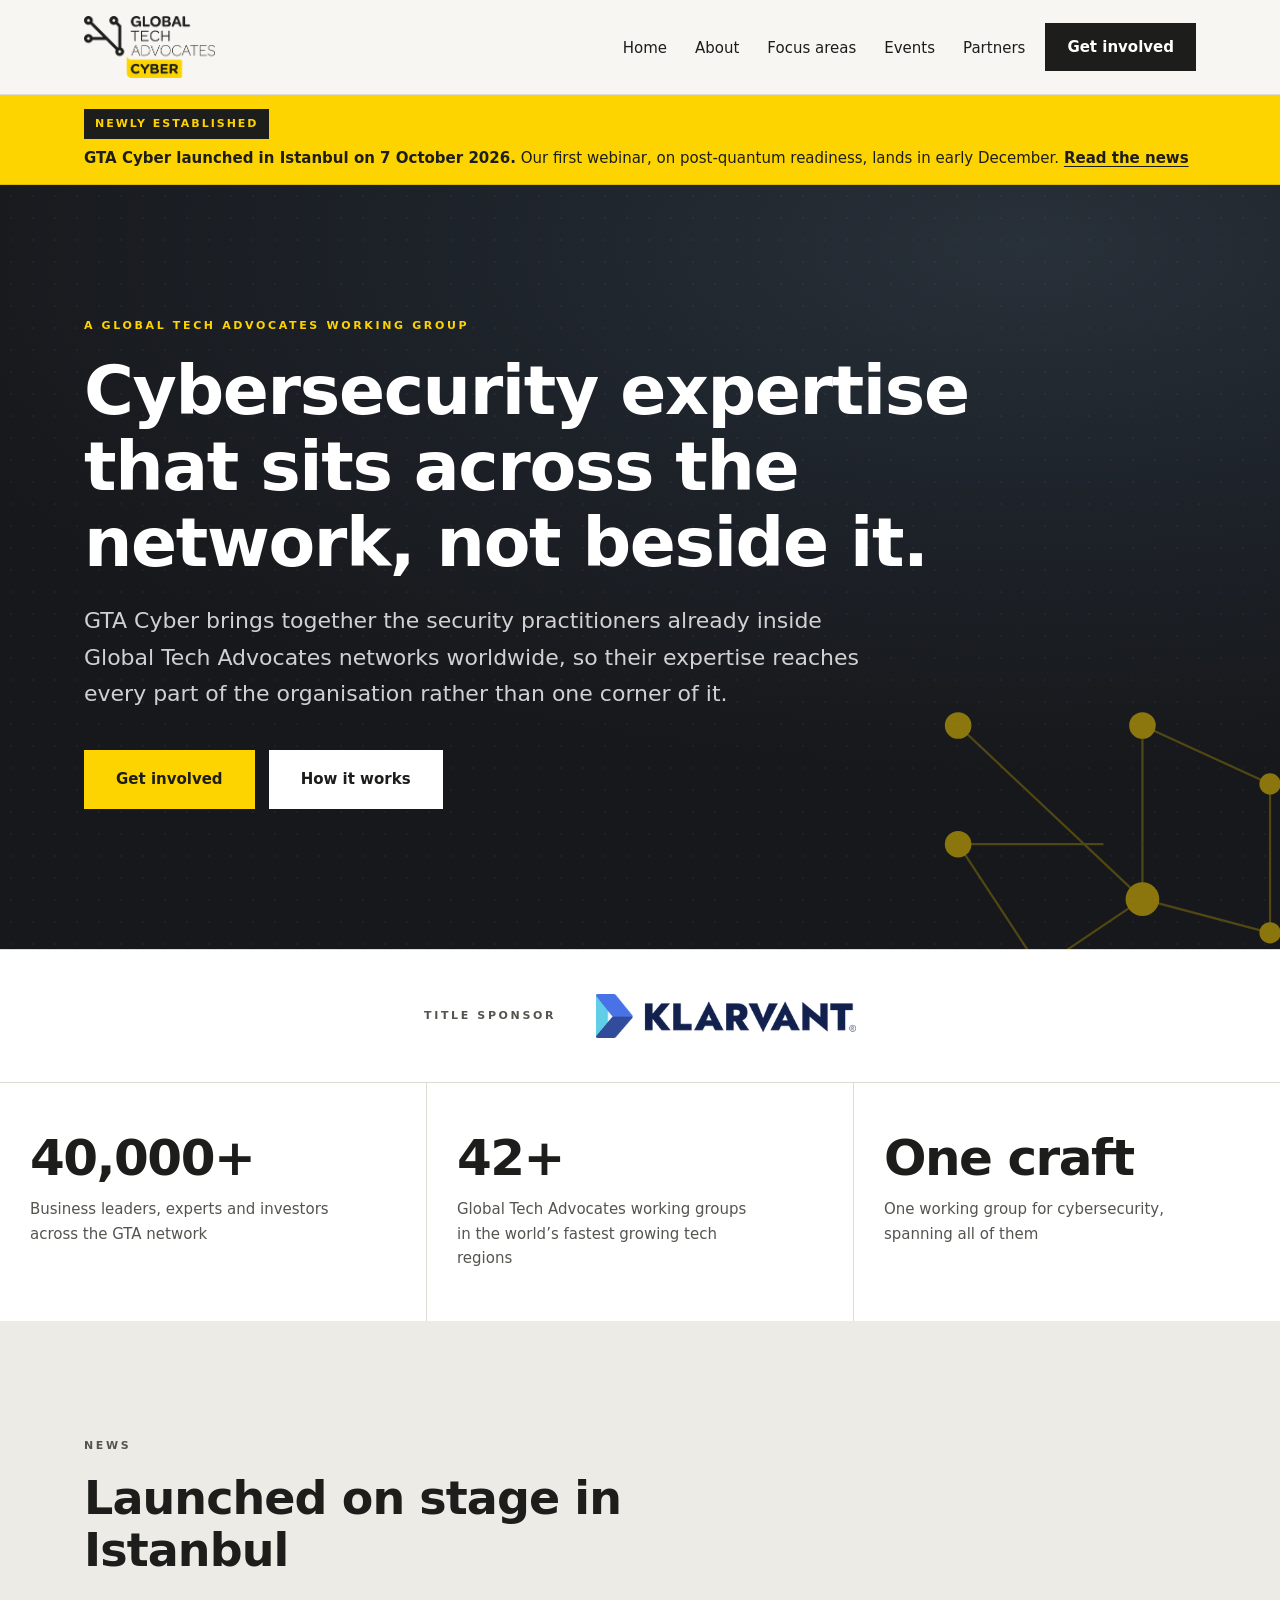
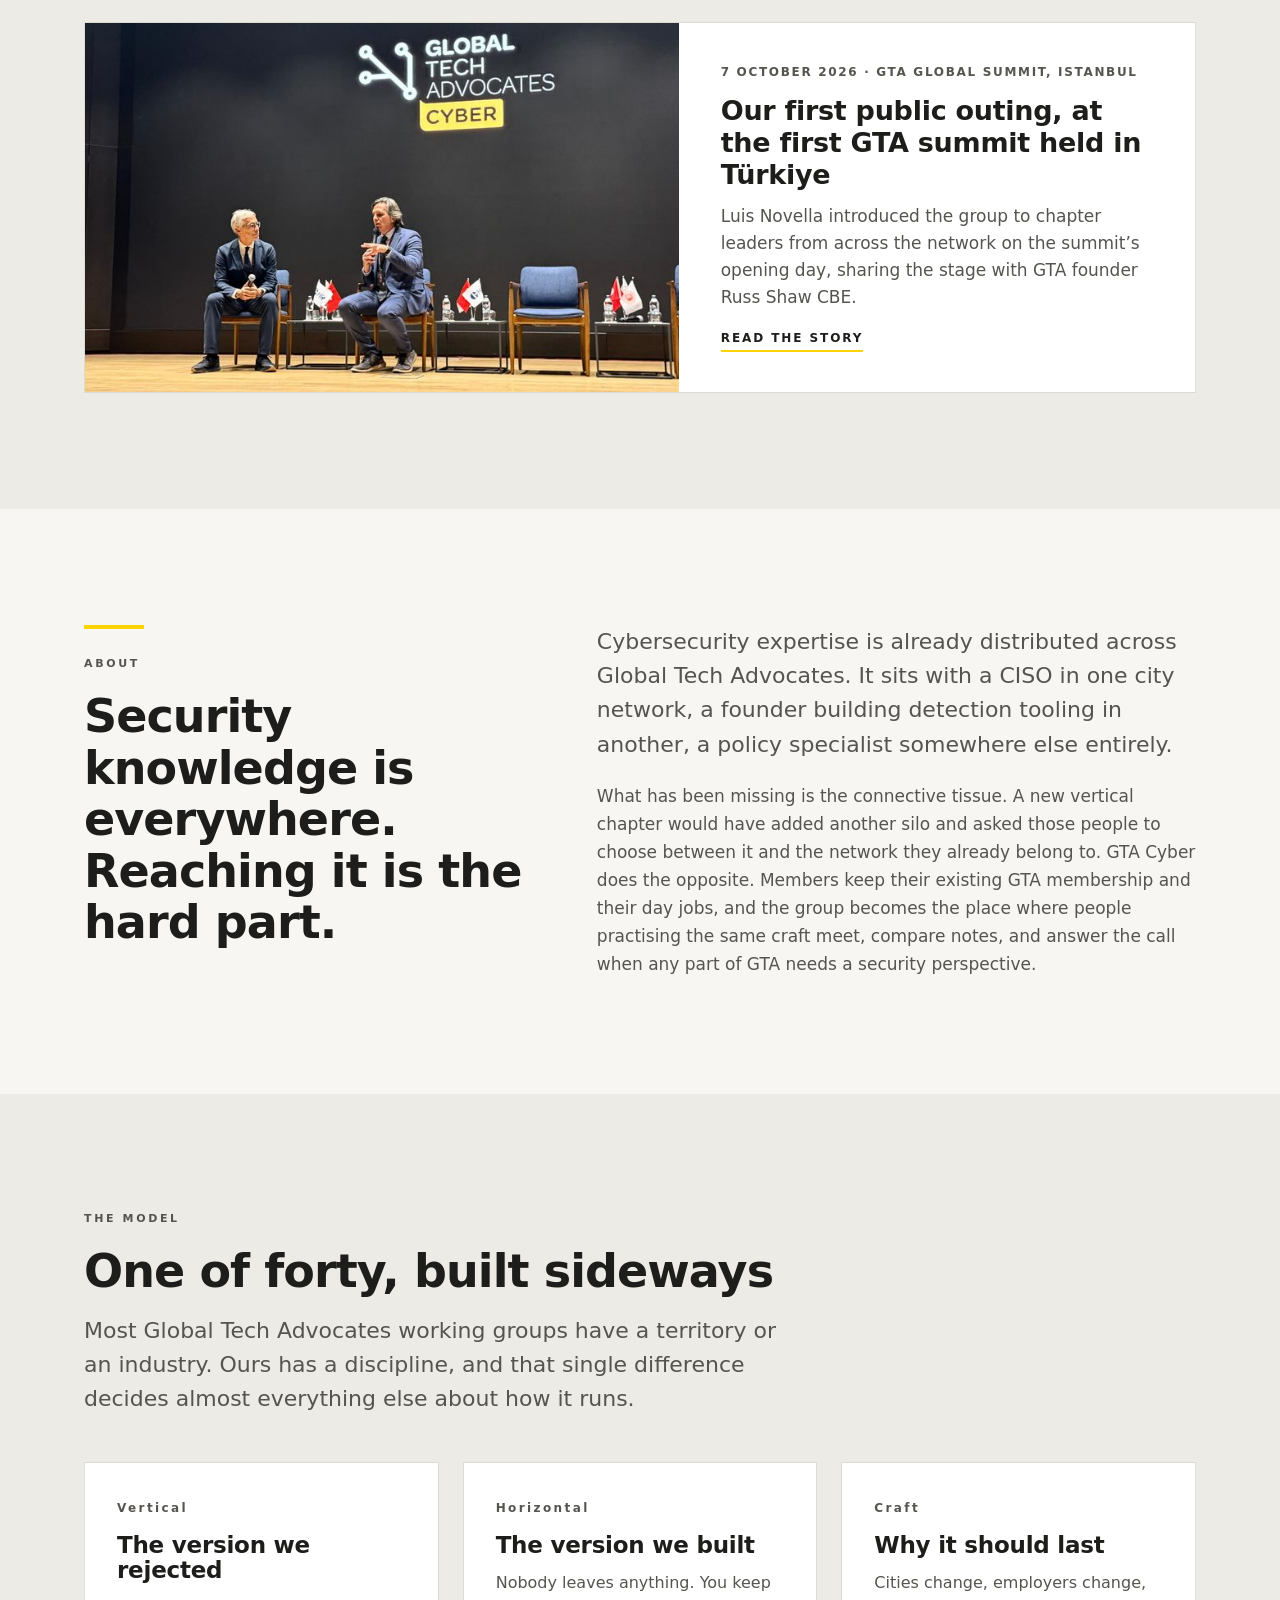
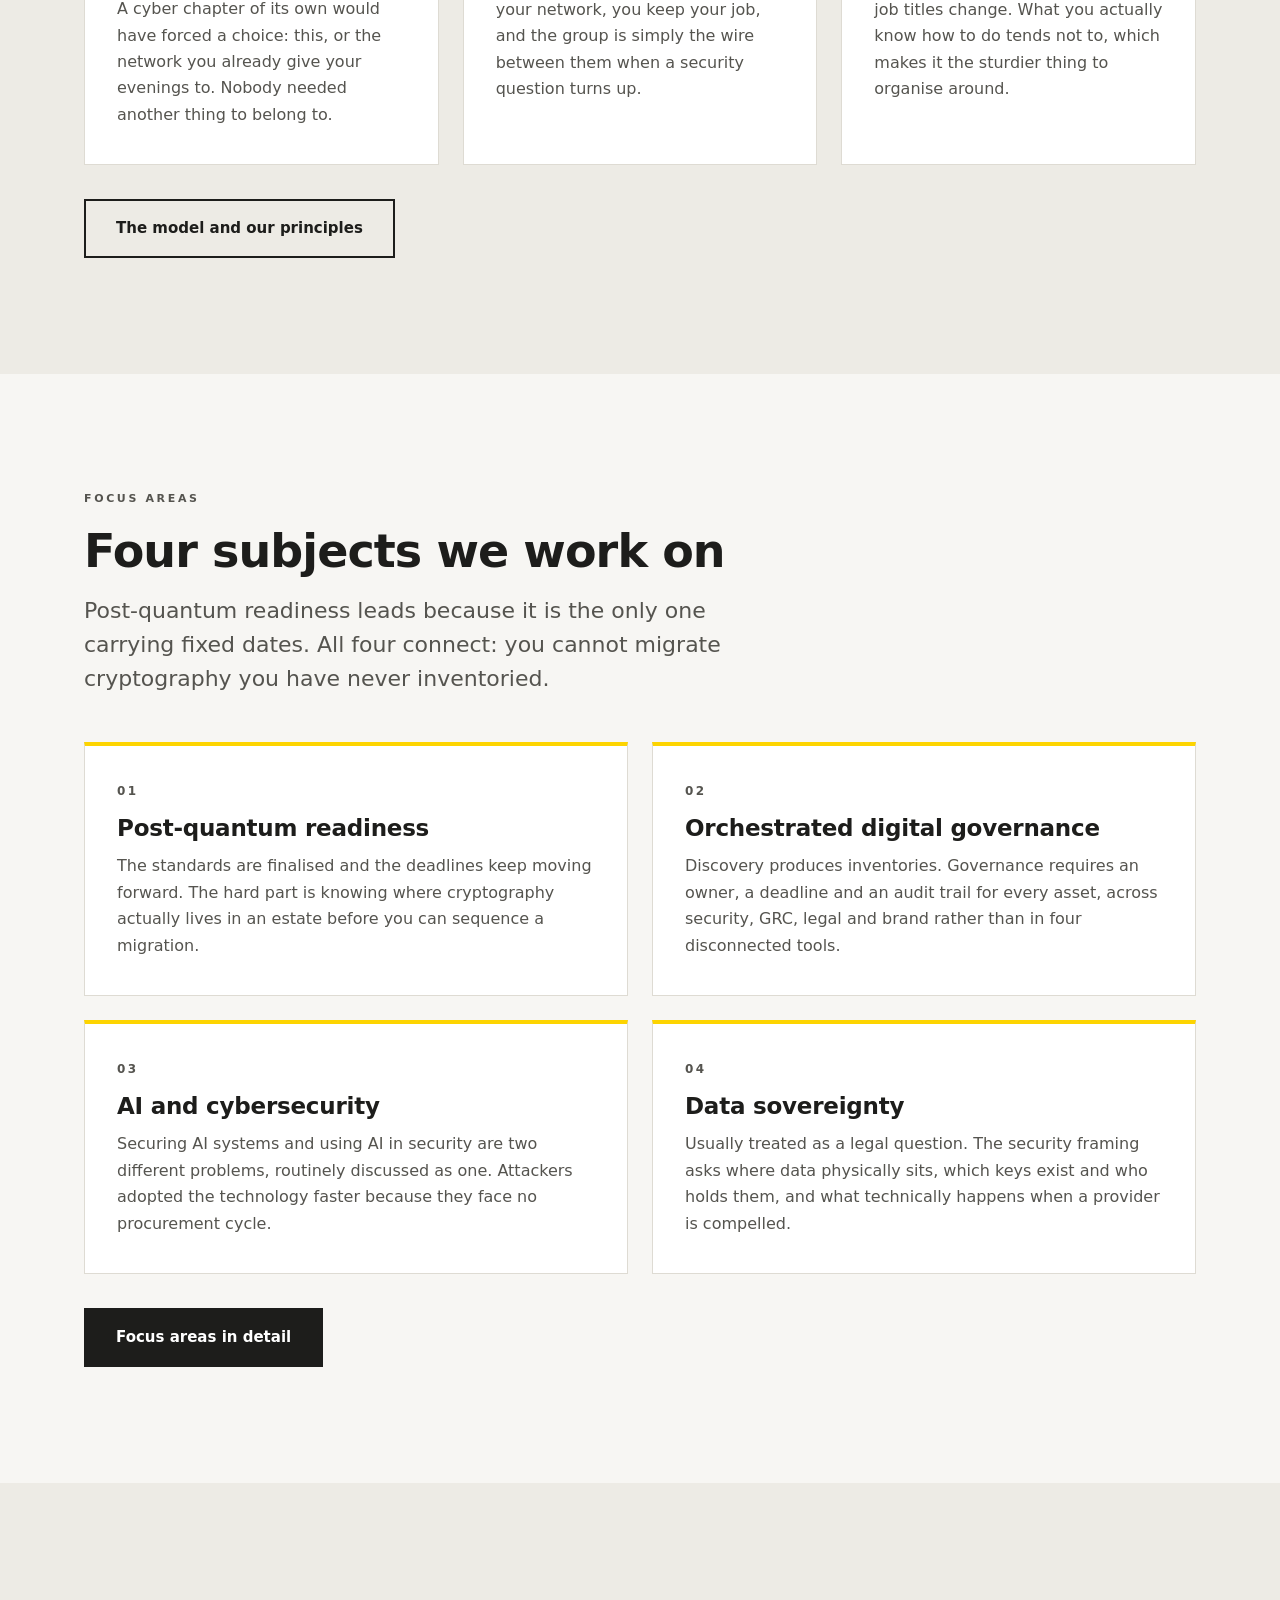
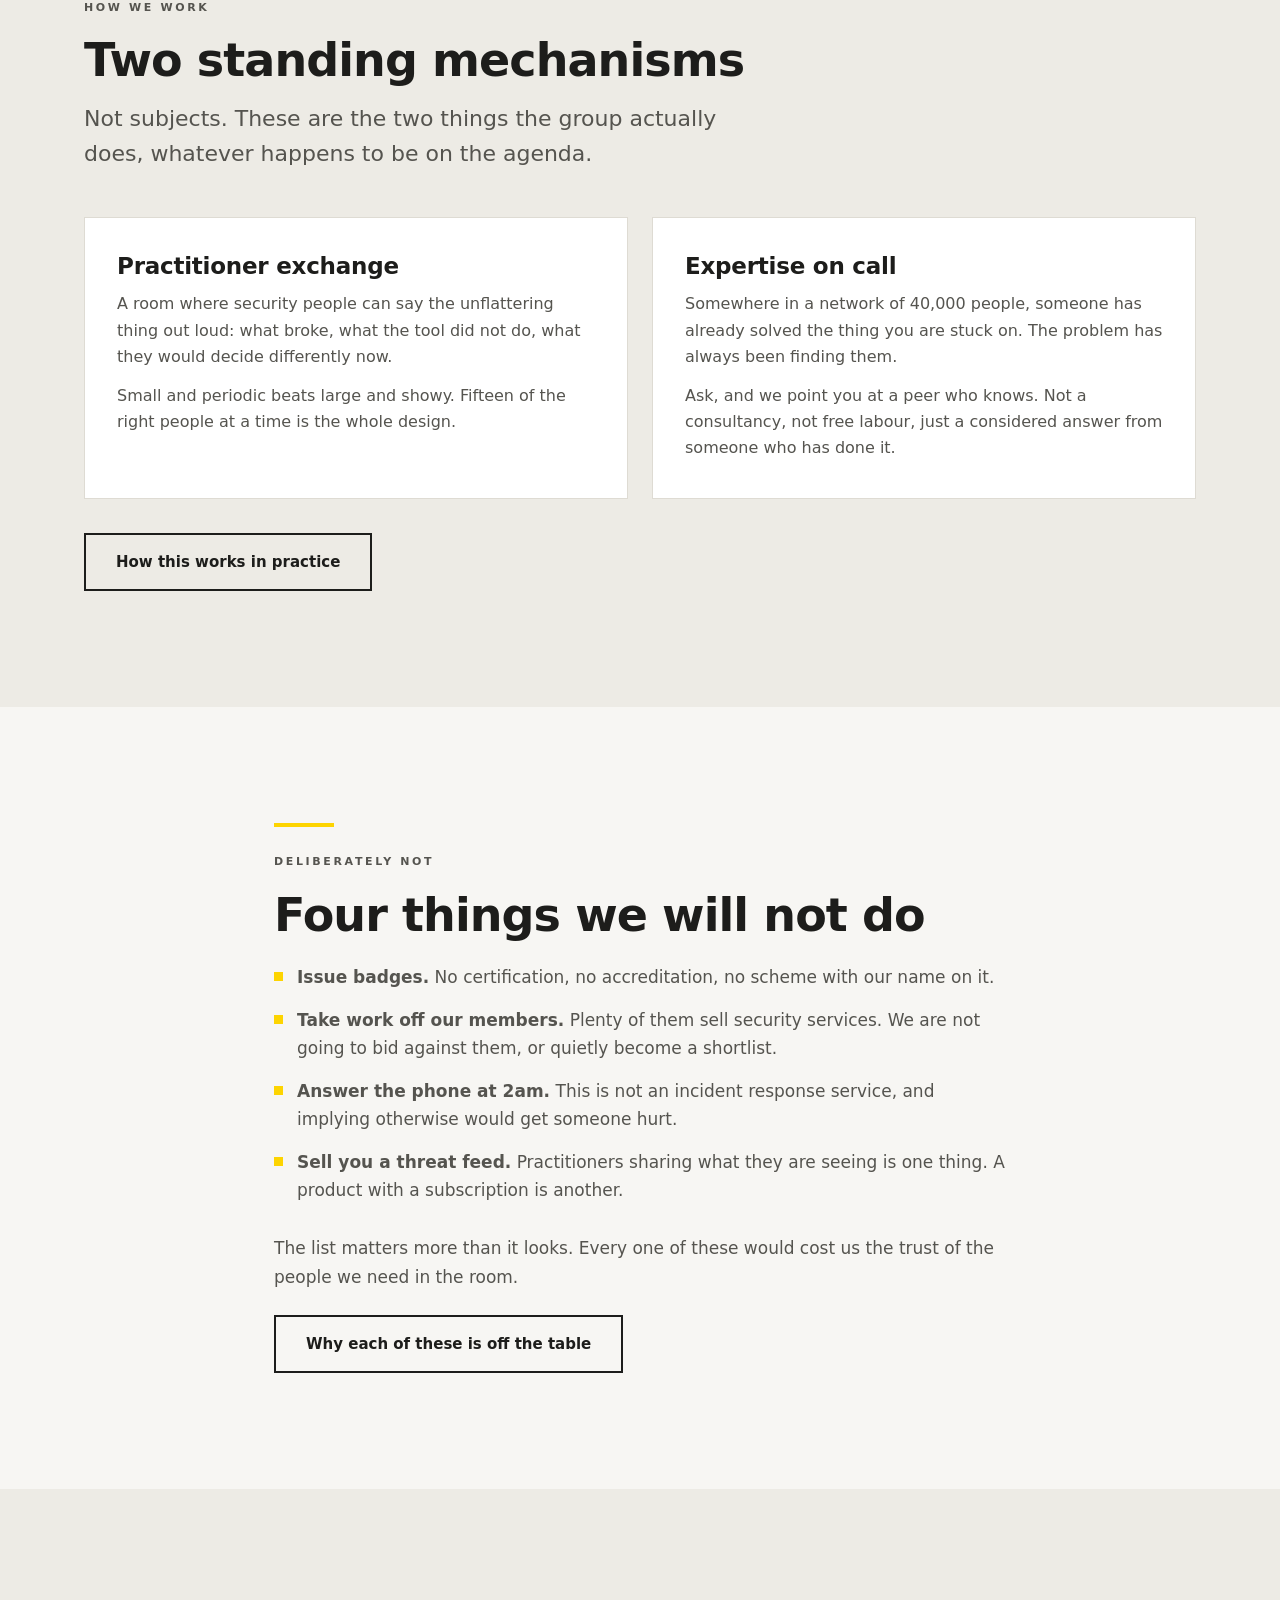
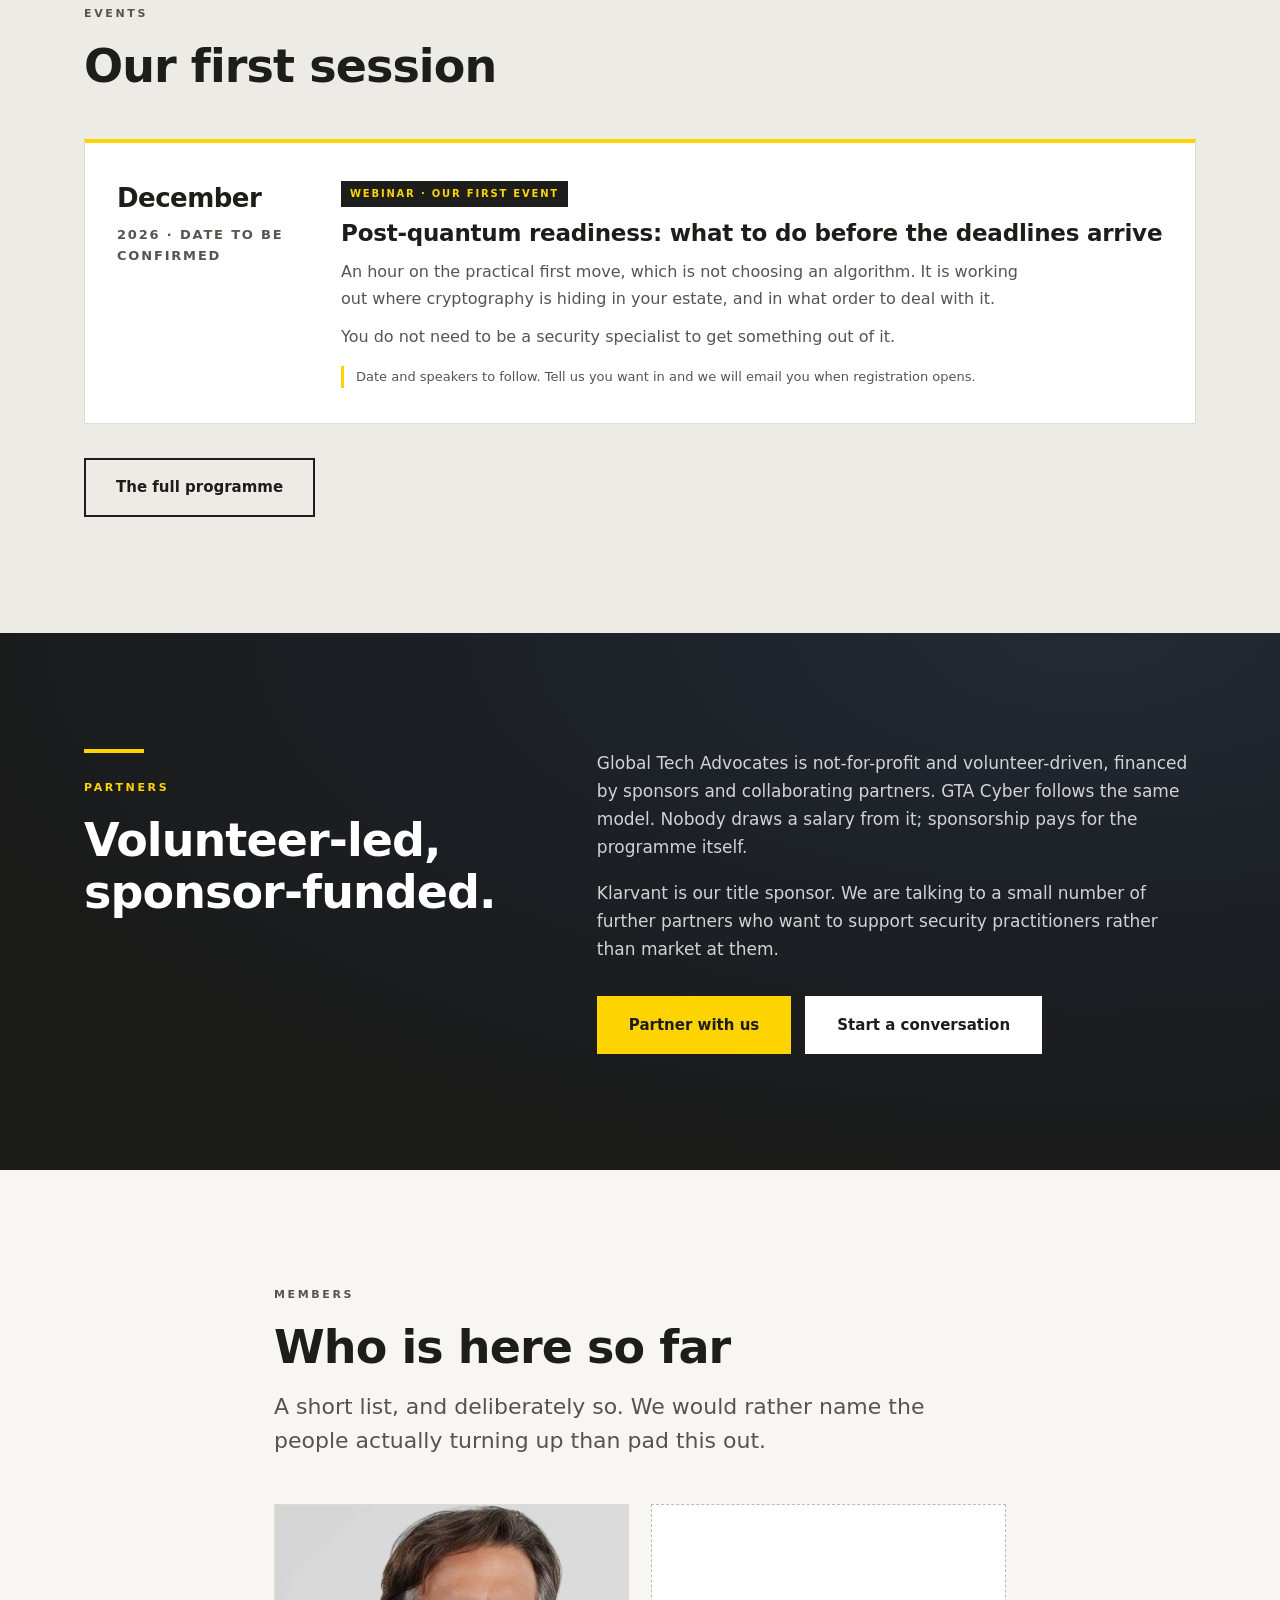
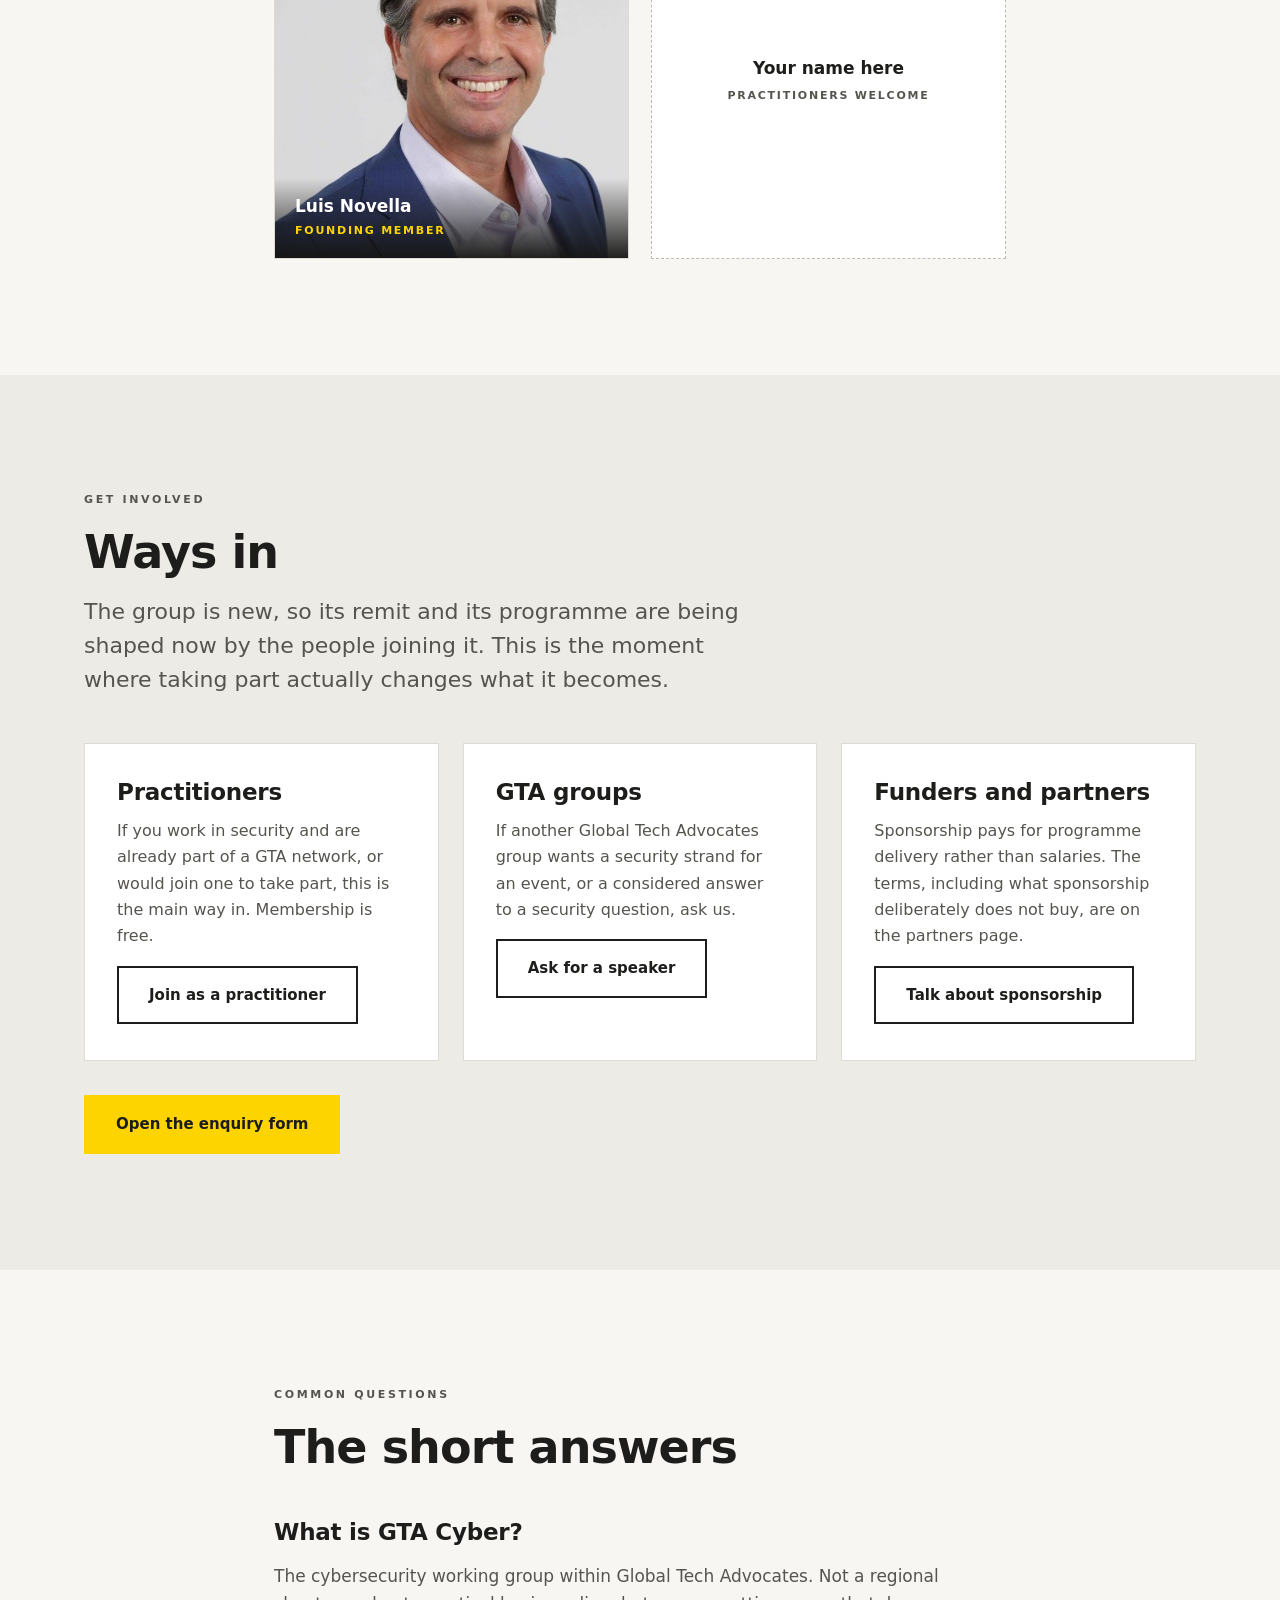
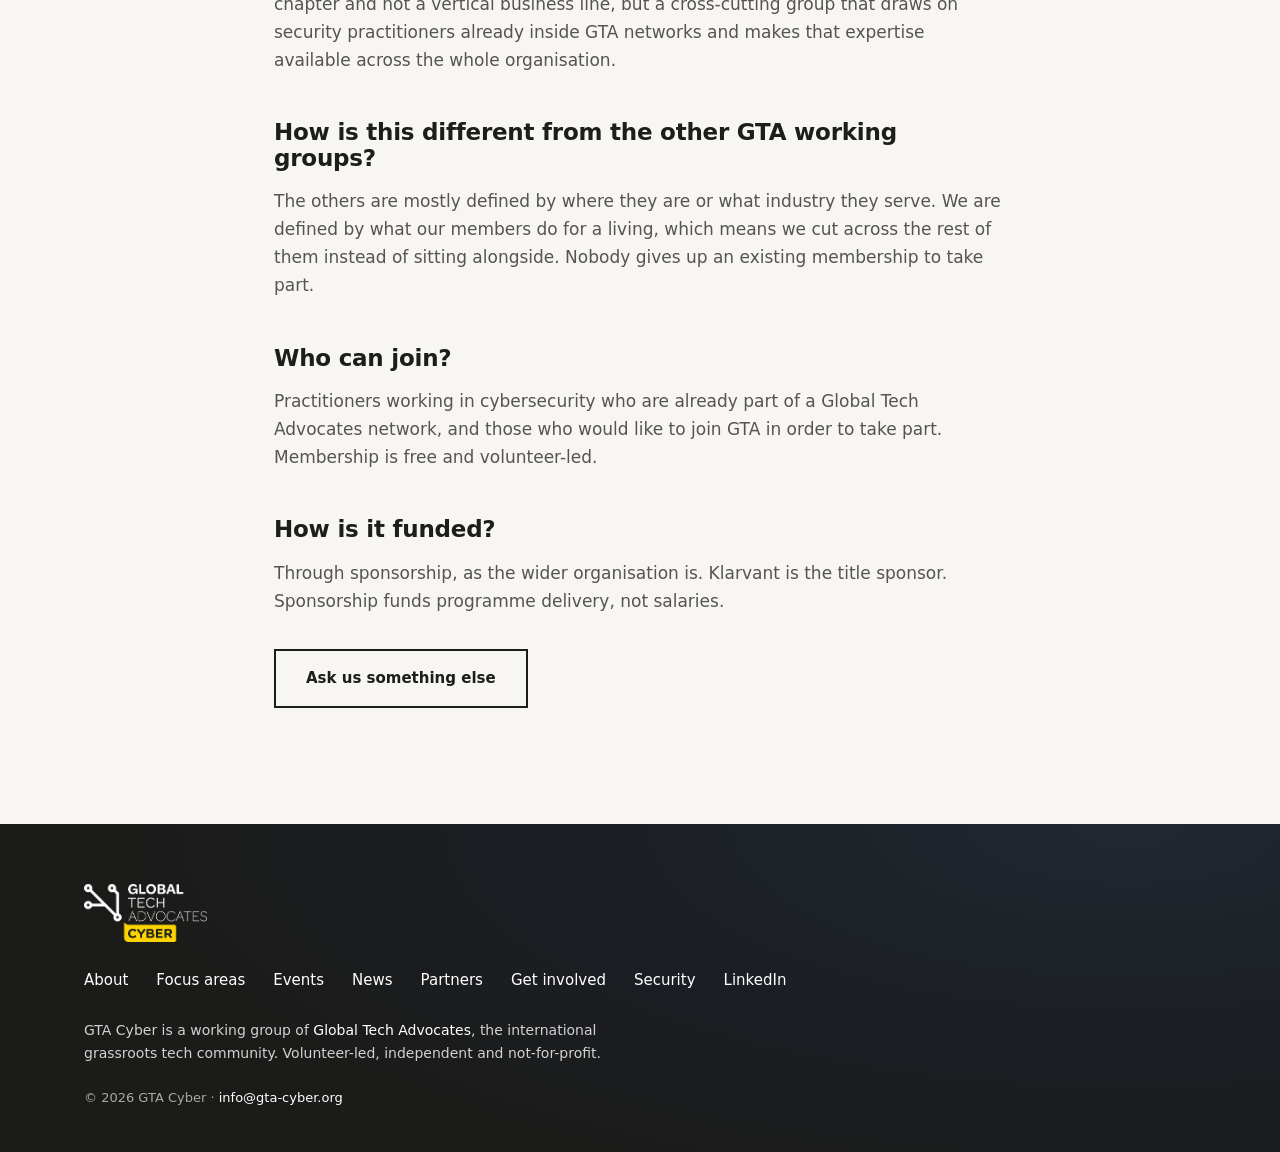
<file: index.html>
<!DOCTYPE html>
<html lang="en-GB">
<head>
<meta charset="utf-8" />
<meta name="viewport" content="width=device-width, initial-scale=1" />
<title>GTA Cyber | Cybersecurity expertise across Global Tech Advocates</title>
<meta name="description" content="The cybersecurity working group of Global Tech Advocates, connecting security practitioners across GTA networks worldwide rather than siloing them." />
<link rel="canonical" href="https://gta-cyber.org/" />
<meta property="og:type" content="website" />
<meta property="og:site_name" content="GTA Cyber" />
<meta property="og:title" content="GTA Cyber | Cybersecurity expertise across Global Tech Advocates" />
<meta property="og:description" content="The cybersecurity working group within Global Tech Advocates. Expertise that sits across the organisation rather than beside it." />
<meta property="og:url" content="https://gta-cyber.org/" />
<meta property="og:image" content="https://gta-cyber.org/assets/og-image.png" />
<meta property="og:image:width" content="1200" />
<meta property="og:image:height" content="630" />
<meta property="og:image:alt" content="Global Tech Advocates Cyber" />
<meta name="twitter:card" content="summary_large_image" />
<meta name="theme-color" content="#F7F6F3" />
<link rel="icon" href="/assets/favicon.ico" sizes="any" />
<link rel="icon" type="image/png" sizes="32x32" href="/assets/favicon-32.png" />
<link rel="icon" type="image/png" sizes="512x512" href="/assets/favicon-512.png" />
<link rel="apple-touch-icon" href="/assets/apple-touch-icon.png" />
<link rel="stylesheet" href="/assets/styles.css" />
<script type="application/ld+json">
{
  "@context":"https://schema.org",
  "@graph":[
    {
      "@type":"Organization",
      "@id":"https://gta-cyber.org/#organization",
      "name":"GTA Cyber",
      "alternateName":"Global Tech Advocates Cyber",
      "url":"https://gta-cyber.org/",
      "logo":"https://gta-cyber.org/assets/gta-cyber-logo.png",
      "description":"The cybersecurity working group within Global Tech Advocates, drawing on subject matter experts across GTA networks worldwide.",
      "parentOrganization":{
        "@type":"Organization",
        "name":"Global Tech Advocates",
        "url":"https://www.globaltechadvocates.org/"
      },
      "sameAs":["https://www.linkedin.com/company/gta-cyber"],
      "email":"info@gta-cyber.org",
      "nonprofitStatus":"Nonprofit"
    },
    {
      "@type":"WebSite",
      "@id":"https://gta-cyber.org/#website",
      "url":"https://gta-cyber.org/",
      "name":"GTA Cyber",
      "publisher":{"@id":"https://gta-cyber.org/#organization"}
    },
    {
      "@type":"FAQPage",
      "@id":"https://gta-cyber.org/#faq",
      "mainEntity":[
        {"@type":"Question","name":"What is GTA Cyber?",
         "acceptedAnswer":{"@type":"Answer","text":"GTA Cyber is the cybersecurity working group within Global Tech Advocates. It is not a separate regional chapter or a vertical business line. It is a cross-cutting group that draws on cybersecurity subject matter experts who are already members of GTA networks around the world, and makes that expertise available across the whole organisation."}},
        {"@type":"Question","name":"How is this different from the other GTA working groups?",
         "acceptedAnswer":{"@type":"Answer","text":"The other Global Tech Advocates working groups are mostly defined by where they are or what industry they serve. GTA Cyber is defined by what its members do for a living, which means it cuts across the rest of them instead of sitting alongside. Nobody gives up an existing membership to take part, and the group is where people practising cybersecurity meet, share what works, and answer security questions raised anywhere in the organisation."}},
        {"@type":"Question","name":"Who can join GTA Cyber?",
         "acceptedAnswer":{"@type":"Answer","text":"Practitioners working in cybersecurity who are already part of a Global Tech Advocates network, and those who would like to join GTA in order to take part. Membership is free and volunteer-led, in keeping with the GTA model."}},
        {"@type":"Question","name":"How is GTA Cyber funded?",
         "acceptedAnswer":{"@type":"Answer","text":"Through sponsorship, in the same way as the wider Global Tech Advocates organisation. Klarvant is the title sponsor. Sponsorship funds programme delivery rather than salaries, since the group is volunteer-led."}}
      ]
    }
  ]
}
</script>
</head>
<body>
<a class="skip" href="#main">Skip to main content</a>

<header class="site-header" id="siteHeader">
  <div class="wrap">
    <nav class="nav" aria-label="Primary">
      <a class="nav__logo" href="/"><img src="/assets/gta-cyber-logo.png" alt="GTA Cyber, Global Tech Advocates" width="279" height="132" /></a>
      <ul class="nav__links">
        <li><a href="/">Home</a></li>
        <li><a href="#about">About</a></li>
        <li><a href="#focus">Focus areas</a></li>
        <li><a href="#events">Events</a></li>
        <li><a href="#partners">Partners</a></li>
      </ul>
      <a class="nav__cta" href="#join">Get involved</a>
      <button class="nav__toggle" id="navToggle" aria-expanded="false" aria-controls="navPanel">
        <span class="sr-only">Open menu</span>
        <svg viewBox="0 0 24 24" aria-hidden="true"><path d="M3 6h18M3 12h18M3 18h18" stroke-linecap="round"/></svg>
      </button>
    </nav>
    <div class="nav__panel" id="navPanel">
      <ul>
        <li><a href="/">Home</a></li>
        <li><a href="#about">About</a></li>
        <li><a href="#focus">Focus areas</a></li>
        <li><a href="#events">Events</a></li>
        <li><a href="#partners">Partners</a></li>
        <li><a href="#join">Get involved</a></li>
      </ul>
    </div>
  </div>
</header>

<main id="main">

  <section class="launch" aria-label="Announcement">
    <div class="wrap launch__inner">
      <span class="launch__tag">Newly established</span>
      <p class="launch__text"><strong>GTA Cyber launched in Istanbul on 7 October 2026.</strong> Our first webinar, on post-quantum readiness, lands in early December. <a class="launch__link" href="#news">Read the news</a></p>
    </div>
  </section>

  <section class="hero" id="top">
    <svg class="hero__deco" viewBox="0 0 520 420" aria-hidden="true" focusable="false">
      <g class="e">
        <path d="M78 66 L286 262" /><path d="M286 66 L286 200" />
        <path d="M78 200 L242 200" /><path d="M286 262 L286 200" />
        <path d="M286 66 L430 132" /><path d="M430 132 L430 300" />
        <path d="M286 262 L430 300" /><path d="M170 340 L286 262" />
        <path d="M170 340 L78 200" />
      </g>
      <g class="n">
        <circle cx="78" cy="66" r="15" /><circle cx="286" cy="66" r="15" />
        <circle cx="78" cy="200" r="15" /><circle cx="286" cy="262" r="19" />
        <circle cx="430" cy="132" r="12" /><circle cx="430" cy="300" r="12" />
        <circle cx="170" cy="340" r="12" />
      </g>
    </svg>
    <div class="wrap hero__inner">
      <span class="eyebrow">A Global Tech Advocates working group</span>
      <h1>Cybersecurity expertise that sits across the network, not beside it.</h1>
      <p>GTA Cyber brings together the security practitioners already inside Global Tech Advocates networks worldwide, so their expertise reaches every part of the organisation rather than one corner of it.</p>
      <div class="hero__cta">
        <a class="btn btn--yellow" href="#join">Get involved</a>
        <a class="btn btn--light" href="#about">How it works</a>
      </div>
    </div>
  </section>

  <section class="sponsor" aria-label="Title sponsor">
    <div class="wrap sponsor__inner">
      <span class="sponsor__label">Title sponsor</span>
      <a class="sponsor__logo" href="https://klarvant.com/" aria-label="Klarvant, title sponsor of GTA Cyber"><img src="/assets/partners/klarvant.png" alt="Klarvant" width="378" height="64" /></a>
    </div>
  </section>

  <section class="stats" aria-label="Global Tech Advocates at a glance">
    <div class="stat"><b>40,000+</b><span>Business leaders, experts and investors across the GTA network</span></div>
    <div class="stat"><b>42+</b><span>Global Tech Advocates working groups in the world&rsquo;s fastest growing tech regions</span></div>
    <div class="stat"><b>One craft</b><span>One working group for cybersecurity, spanning all of them</span></div>
  </section>

  <section class="pad sand" id="news">
    <div class="wrap">
      <div class="sec-head">
        <span class="eyebrow">News</span>
        <h2>Launched on stage in Istanbul</h2>
      </div>
      <a class="news-card" href="/news#istanbul-2026">
        <img src="/assets/news/istanbul-2026-gta-cyber-800.jpg" srcset="/assets/news/istanbul-2026-gta-cyber-800.jpg 800w, /assets/news/istanbul-2026-gta-cyber-1600.jpg 1600w" sizes="(min-width: 960px) 560px, 100vw" width="1600" height="900" loading="lazy" decoding="async" alt="Russ Shaw and Luis Novella on stage beneath an illuminated GTA Cyber logo at the GTA Global Summit in Istanbul." />
        <span class="news-card__body">
          <span class="news-card__meta"><time datetime="2026-10-07">7 October 2026</time> &middot; GTA Global Summit, Istanbul</span>
          <span class="news-card__title">Our first public outing, at the first GTA summit held in T&uuml;rkiye</span>
          <span class="news-card__text">Luis Novella introduced the group to chapter leaders from across the network on the summit&rsquo;s opening day, sharing the stage with GTA founder Russ Shaw CBE.</span>
          <span class="news-card__more">Read the story</span>
        </span>
      </a>
    </div>
  </section>

  <section class="pad" id="about">
    <div class="wrap split">
      <div>
        <div class="rule" aria-hidden="true"></div>
        <span class="eyebrow">About</span>
        <h2>Security knowledge is everywhere. Reaching it is the hard part.</h2>
      </div>
      <div>
        <p class="lead">Cybersecurity expertise is already distributed across Global Tech Advocates. It sits with a CISO in one city network, a founder building detection tooling in another, a policy specialist somewhere else entirely.</p>
        <p class="u-mt20 u-muted">What has been missing is the connective tissue. A new vertical chapter would have added another silo and asked those people to choose between it and the network they already belong to. GTA Cyber does the opposite. Members keep their existing GTA membership and their day jobs, and the group becomes the place where people practising the same craft meet, compare notes, and answer the call when any part of GTA needs a security perspective.</p>
      </div>
    </div>
  </section>

  <section class="pad sand">
    <div class="wrap">
      <div class="sec-head">
        <span class="eyebrow">The model</span>
        <h2>One of forty, built sideways</h2>
        <p class="lead">Most Global Tech Advocates working groups have a territory or an industry. Ours has a discipline, and that single difference decides almost everything else about how it runs.</p>
      </div>
      <div class="grid grid--3">
        <article class="card">
          <span class="card__num">Vertical</span>
          <h3>The version we rejected</h3>
          <p>A cyber chapter of its own would have forced a choice: this, or the network you already give your evenings to. Nobody needed another thing to belong to.</p>
        </article>
        <article class="card">
          <span class="card__num">Horizontal</span>
          <h3>The version we built</h3>
          <p>Nobody leaves anything. You keep your network, you keep your job, and the group is simply the wire between them when a security question turns up.</p>
        </article>
        <article class="card">
          <span class="card__num">Craft</span>
          <h3>Why it should last</h3>
          <p>Cities change, employers change, job titles change. What you actually know how to do tends not to, which makes it the sturdier thing to organise around.</p>
        </article>
      </div>
      <p class="u-mt34"><a class="btn btn--ghost" href="/about">The model and our principles</a></p>
    </div>
  </section>

  <section class="pad" id="focus">
    <div class="wrap">
      <div class="sec-head">
        <span class="eyebrow">Focus areas</span>
        <h2>Four subjects we work on</h2>
        <p class="lead">Post-quantum readiness leads because it is the only one carrying fixed dates. All four connect: you cannot migrate cryptography you have never inventoried.</p>
      </div>
      <div class="grid grid--2">
        <article class="card card--flag">
          <span class="card__num">01</span>
          <h3>Post-quantum readiness</h3>
          <p>The standards are finalised and the deadlines keep moving forward. The hard part is knowing where cryptography actually lives in an estate before you can sequence a migration.</p>
        </article>
        <article class="card card--flag">
          <span class="card__num">02</span>
          <h3>Orchestrated digital governance</h3>
          <p>Discovery produces inventories. Governance requires an owner, a deadline and an audit trail for every asset, across security, GRC, legal and brand rather than in four disconnected tools.</p>
        </article>
        <article class="card card--flag">
          <span class="card__num">03</span>
          <h3>AI and cybersecurity</h3>
          <p>Securing AI systems and using AI in security are two different problems, routinely discussed as one. Attackers adopted the technology faster because they face no procurement cycle.</p>
        </article>
        <article class="card card--flag">
          <span class="card__num">04</span>
          <h3>Data sovereignty</h3>
          <p>Usually treated as a legal question. The security framing asks where data physically sits, which keys exist and who holds them, and what technically happens when a provider is compelled.</p>
        </article>
      </div>
      <p class="u-mt34"><a class="btn" href="/focus-areas">Focus areas in detail</a></p>
    </div>
  </section>

  <section class="pad sand" id="how">
    <div class="wrap">
      <div class="sec-head">
        <span class="eyebrow">How we work</span>
        <h2>Two standing mechanisms</h2>
        <p class="lead">Not subjects. These are the two things the group actually does, whatever happens to be on the agenda.</p>
      </div>
      <div class="grid grid--2">
        <article class="card">
          <h3>Practitioner exchange</h3>
          <p>A room where security people can say the unflattering thing out loud: what broke, what the tool did not do, what they would decide differently now.</p>
          <p class="u-mt12">Small and periodic beats large and showy. Fifteen of the right people at a time is the whole design.</p>
        </article>
        <article class="card">
          <h3>Expertise on call</h3>
          <p>Somewhere in a network of 40,000 people, someone has already solved the thing you are stuck on. The problem has always been finding them.</p>
          <p class="u-mt12">Ask, and we point you at a peer who knows. Not a consultancy, not free labour, just a considered answer from someone who has done it.</p>
        </article>
      </div>
      <p class="u-mt34"><a class="btn btn--ghost" href="/focus-areas#how">How this works in practice</a></p>
    </div>
  </section>

  <section class="pad">
    <div class="wrap wrap--narrow">
      <div class="rule" aria-hidden="true"></div>
      <span class="eyebrow">Deliberately not</span>
      <h2 class="u-mb22">Four things we will not do</h2>
      <ul class="list">
        <li><span class="dot" aria-hidden="true"></span><span><strong>Issue badges.</strong> No certification, no accreditation, no scheme with our name on it.</span></li>
        <li><span class="dot" aria-hidden="true"></span><span><strong>Take work off our members.</strong> Plenty of them sell security services. We are not going to bid against them, or quietly become a shortlist.</span></li>
        <li><span class="dot" aria-hidden="true"></span><span><strong>Answer the phone at 2am.</strong> This is not an incident response service, and implying otherwise would get someone hurt.</span></li>
        <li><span class="dot" aria-hidden="true"></span><span><strong>Sell you a threat feed.</strong> Practitioners sharing what they are seeing is one thing. A product with a subscription is another.</span></li>
      </ul>
      <p class="u-mt30 u-muted">The list matters more than it looks. Every one of these would cost us the trust of the people we need in the room.</p>
      <p class="u-mt24"><a class="btn btn--ghost" href="/focus-areas">Why each of these is off the table</a></p>
    </div>
  </section>

  <section class="pad sand" id="events">
    <div class="wrap">
      <div class="sec-head">
        <span class="eyebrow">Events</span>
        <h2>Our first session</h2>
      </div>
      <article class="evt">
        <div class="evt__when">
          <b>December</b>
          2026 &middot; date to be confirmed
        </div>
        <div class="evt__body">
          <span class="evt__kind">Webinar &middot; our first event</span>
          <h3>Post-quantum readiness: what to do before the deadlines arrive</h3>
          <p>An hour on the practical first move, which is not choosing an algorithm. It is working out where cryptography is hiding in your estate, and in what order to deal with it.</p>
          <p class="u-mt12">You do not need to be a security specialist to get something out of it.</p>
          <span class="evt__note">Date and speakers to follow. Tell us you want in and we will email you when registration opens.</span>
        </div>
      </article>
      <p class="u-mt34"><a class="btn btn--ghost" href="/events">The full programme</a></p>
    </div>
  </section>

  <section class="pad on-ink" id="partners">
    <div class="wrap split">
      <div>
        <div class="rule" aria-hidden="true"></div>
        <span class="eyebrow">Partners</span>
        <h2>Volunteer-led, sponsor-funded.</h2>
      </div>
      <div>
        <p>Global Tech Advocates is not-for-profit and volunteer-driven, financed by sponsors and collaborating partners. GTA Cyber follows the same model. Nobody draws a salary from it; sponsorship pays for the programme itself.</p>
        <p class="u-mt18">Klarvant is our title sponsor. We are talking to a small number of further partners who want to support security practitioners rather than market at them.</p>
        <div class="u-mt32 u-row">
          <a class="btn btn--yellow" href="/partners">Partner with us</a>
          <a class="btn btn--light" href="/get-involved?interest=sponsorship">Start a conversation</a>
        </div>
      </div>
    </div>
  </section>

  <section class="pad" id="people">
    <div class="wrap wrap--narrow">
      <div class="sec-head">
        <span class="eyebrow">Members</span>
        <h2>Who is here so far</h2>
        <p class="lead">A short list, and deliberately so. We would rather name the people actually turning up than pad this out.</p>
      </div>
      <div class="people">

        <a class="person" href="https://www.linkedin.com/in/luisnovella/">
          <img src="/assets/people/luis-novella.jpg" alt="Luis Novella" width="640" height="640" loading="lazy" decoding="async" />
          <span class="person__bar">
            <span class="person__name">Luis Novella</span>
            <span class="person__role">Founding member</span>
          </span>
          <span class="person__bio">
            <span class="person__name">Luis Novella</span>
            <p>Thirty years across energy, cybersecurity, insurance, FinTech and consulting, in the US, Europe and Latin America. Senior roles at KPMG, Accenture, The Hackett Group and Areva. Chartered Director and FIoD.</p>
            <span class="person__more">View profile</span>
          </span>
        </a>

        <a class="person person--open" href="/get-involved?interest=join">
          <span>
            <span class="person__name">Your name here</span>
            <span class="person__role">Practitioners welcome</span>
          </span>
        </a>

      </div>
    </div>
  </section>

  <section class="pad sand" id="join">
    <div class="wrap">
      <div class="sec-head">
        <span class="eyebrow">Get involved</span>
        <h2>Ways in</h2>
        <p class="lead">The group is new, so its remit and its programme are being shaped now by the people joining it. This is the moment where taking part actually changes what it becomes.</p>
      </div>
      <div class="grid grid--3">
        <article class="card">
          <h3>Practitioners</h3>
          <p>If you work in security and are already part of a GTA network, or would join one to take part, this is the main way in. Membership is free.</p>
          <p class="u-mt16"><a class="btn btn--ghost" href="/get-involved?interest=join">Join as a practitioner</a></p>
        </article>
        <article class="card">
          <h3>GTA groups</h3>
          <p>If another Global Tech Advocates group wants a security strand for an event, or a considered answer to a security question, ask us.</p>
          <p class="u-mt16"><a class="btn btn--ghost" href="/get-involved?interest=speaking">Ask for a speaker</a></p>
        </article>
        <article class="card">
          <h3>Funders and partners</h3>
          <p>Sponsorship pays for programme delivery rather than salaries. The terms, including what sponsorship deliberately does not buy, are on the partners page.</p>
          <p class="u-mt16"><a class="btn btn--ghost" href="/get-involved?interest=sponsorship">Talk about sponsorship</a></p>
        </article>
      </div>
      <p class="u-mt34"><a class="btn btn--yellow" href="/get-involved">Open the enquiry form</a></p>
    </div>
  </section>

  <section class="pad">
    <div class="wrap wrap--narrow">
      <div class="sec-head">
        <span class="eyebrow">Common questions</span>
        <h2>The short answers</h2>
      </div>
      <div class="prose">
        <h3>What is GTA Cyber?</h3>
        <p>The cybersecurity working group within Global Tech Advocates. Not a regional chapter and not a vertical business line, but a cross-cutting group that draws on security practitioners already inside GTA networks and makes that expertise available across the whole organisation.</p>

        <h3>How is this different from the other GTA working groups?</h3>
        <p>The others are mostly defined by where they are or what industry they serve. We are defined by what our members do for a living, which means we cut across the rest of them instead of sitting alongside. Nobody gives up an existing membership to take part.</p>

        <h3>Who can join?</h3>
        <p>Practitioners working in cybersecurity who are already part of a Global Tech Advocates network, and those who would like to join GTA in order to take part. Membership is free and volunteer-led.</p>

        <h3>How is it funded?</h3>
        <p>Through sponsorship, as the wider organisation is. Klarvant is the title sponsor. Sponsorship funds programme delivery, not salaries.</p>
      </div>
      <p class="u-mt34"><a class="btn btn--ghost" href="/get-involved">Ask us something else</a></p>
    </div>
  </section>

</main>
<footer class="site-footer">
  <div class="wrap">
    <a class="foot__logo" href="/" aria-label="GTA Cyber home"><img src="/assets/gta-cyber-logo-light.png" alt="GTA Cyber" width="279" height="132" /></a>
    <ul class="foot__links">
      <li><a href="/about">About</a></li>
      <li><a href="/focus-areas">Focus areas</a></li>
      <li><a href="/events">Events</a></li>
      <li><a href="/news">News</a></li>
      <li><a href="/partners">Partners</a></li>
      <li><a href="/get-involved">Get involved</a></li>
      <li><a href="/security-policy">Security</a></li>
      <li><a href="https://www.linkedin.com/company/gta-cyber">LinkedIn</a></li>
    </ul>
    <p class="foot__parent">GTA Cyber is a working group of <a href="https://www.globaltechadvocates.org/">Global Tech Advocates</a>, the international grassroots tech community. Volunteer-led, independent and not-for-profit.</p>
    <p class="foot__cr">&copy; <span id="yr">2026</span> GTA Cyber &middot; <a href="mailto:info@gta-cyber.org">info@gta-cyber.org</a></p>
  </div>
</footer>
<script src="/assets/site.js"></script>
</body>
</html>
</file>
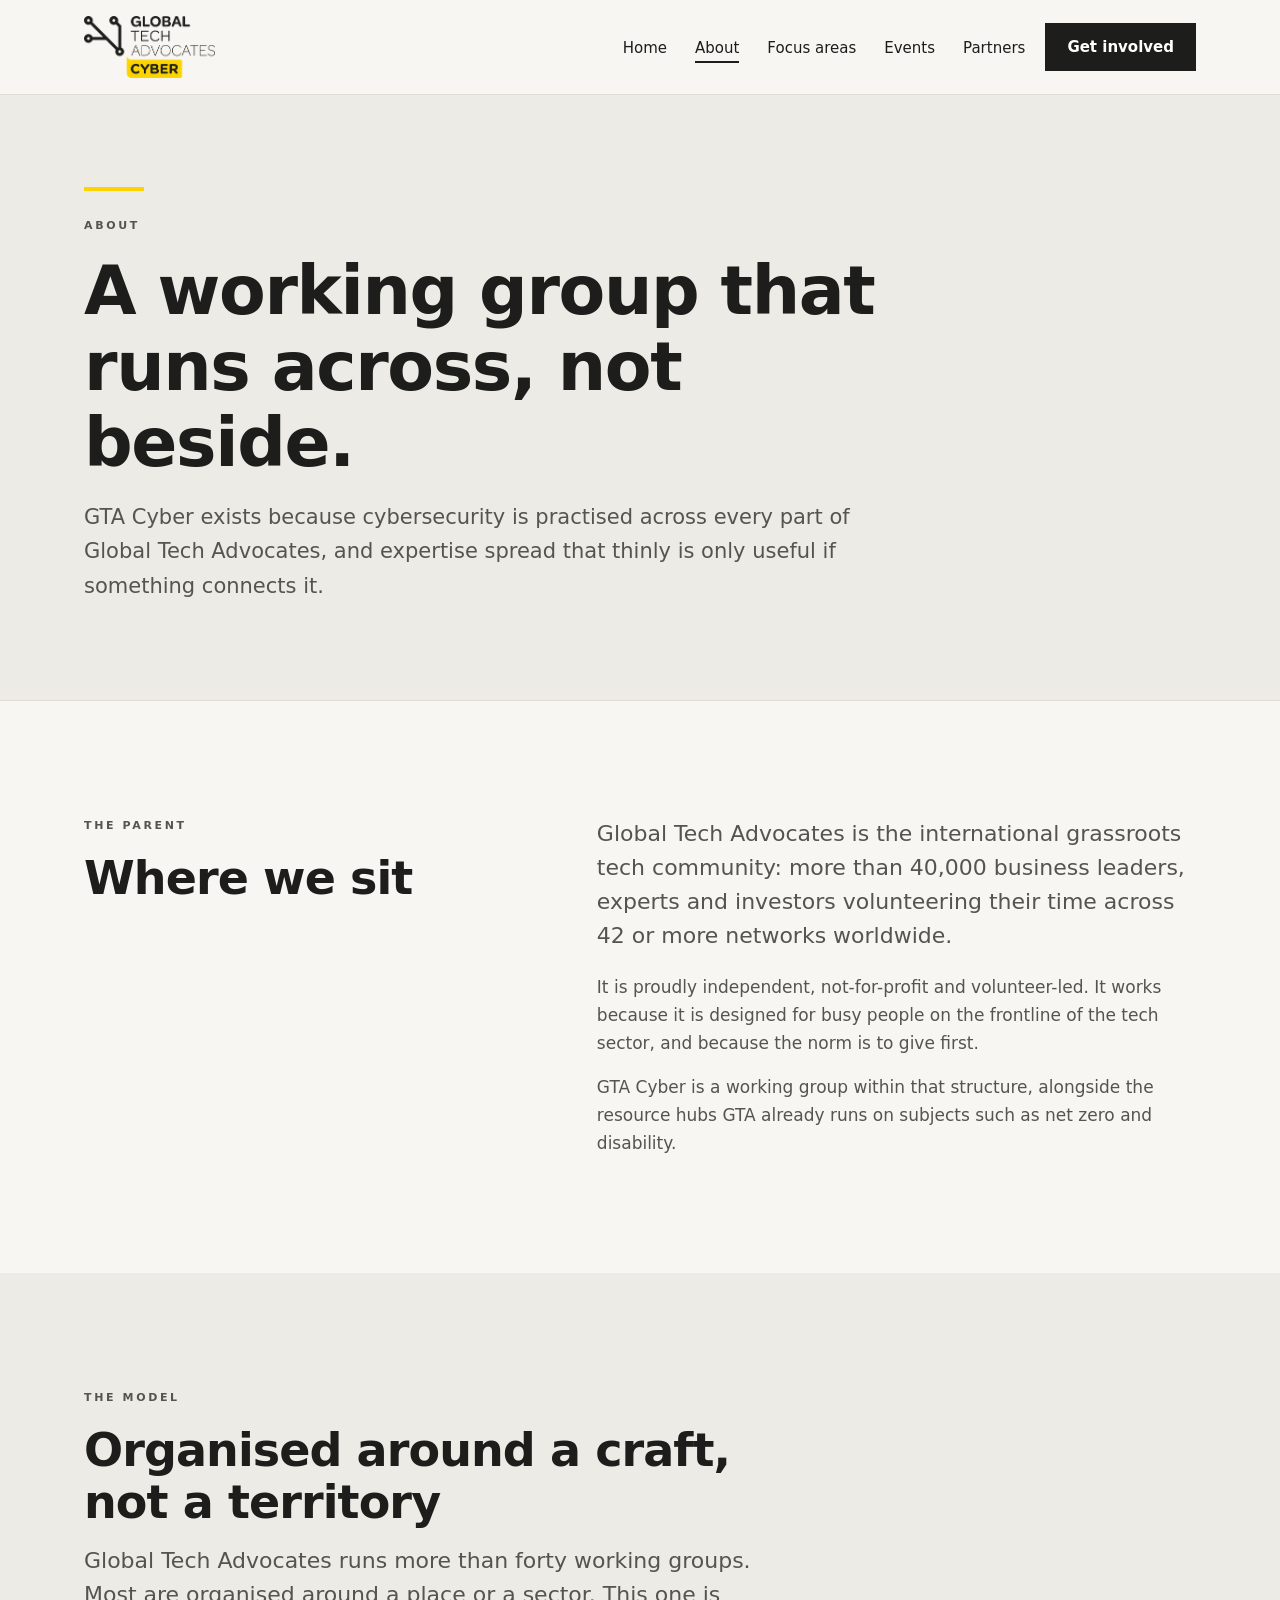
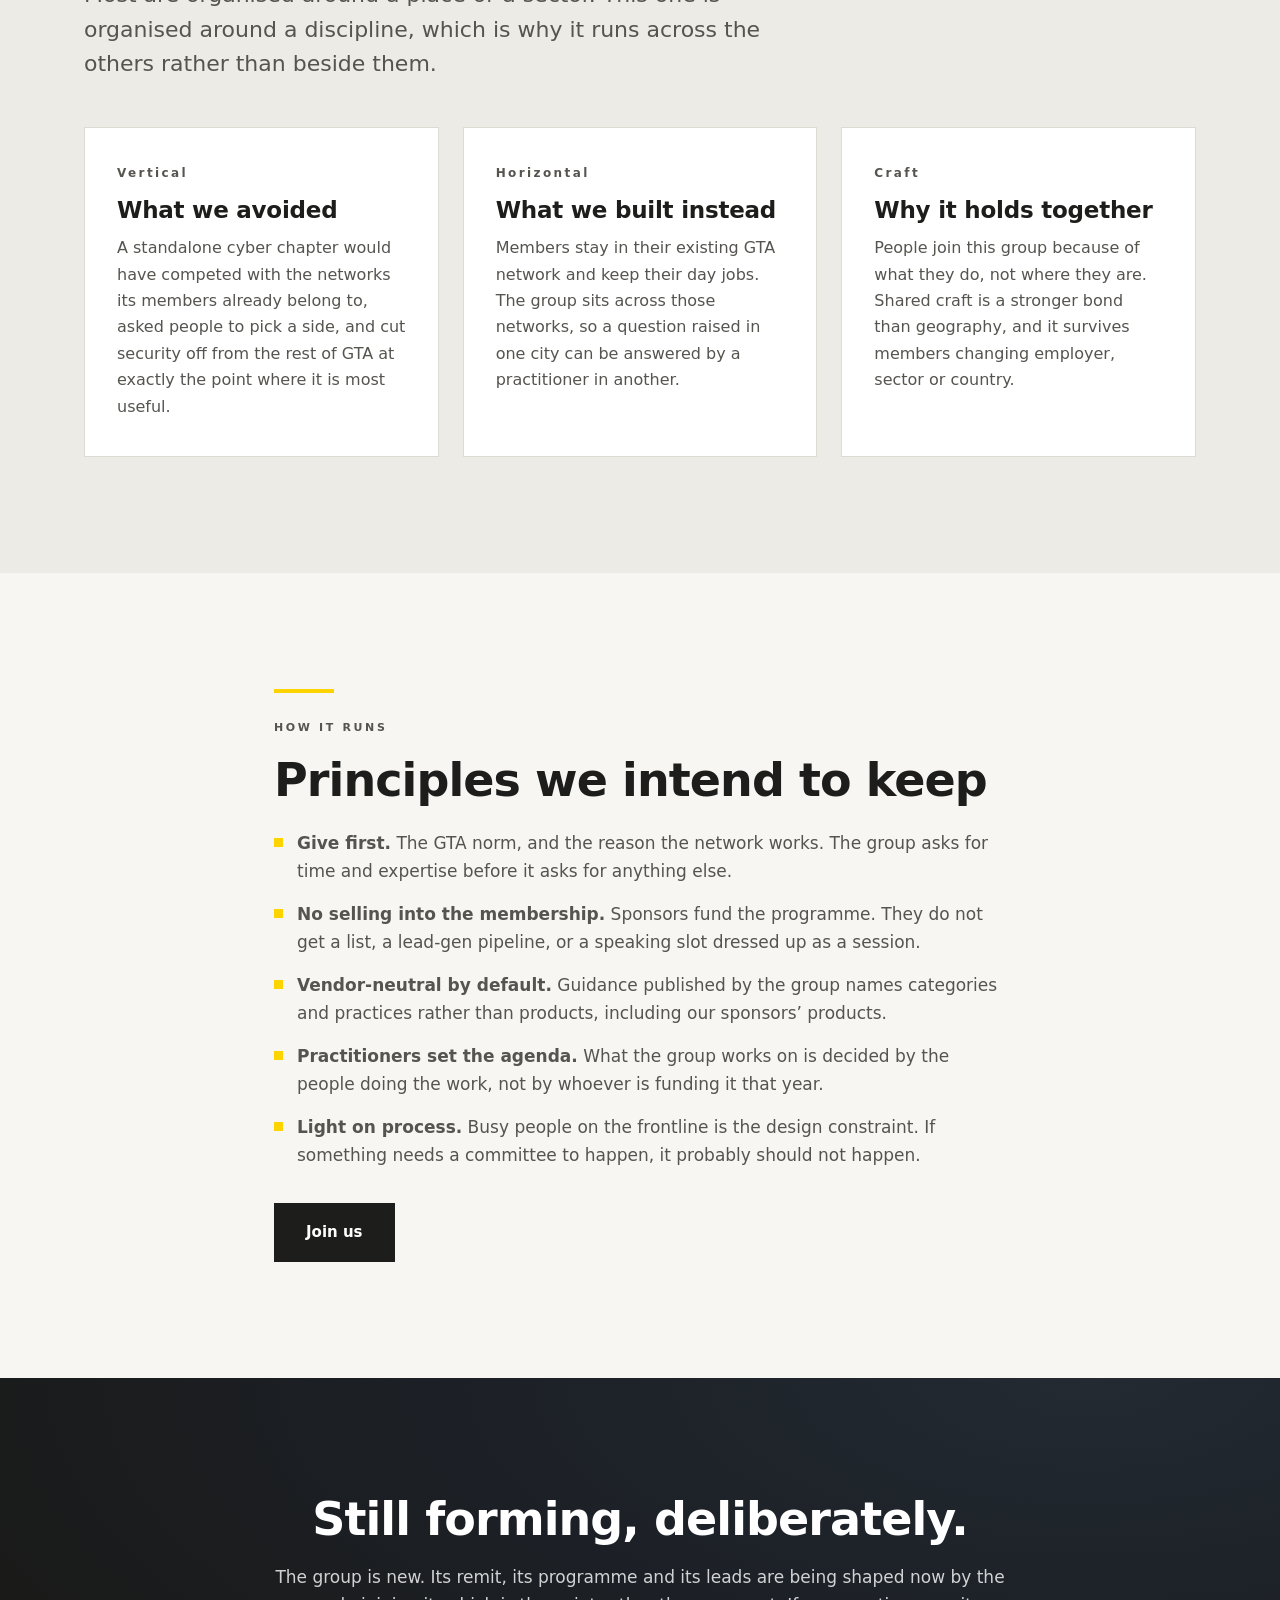
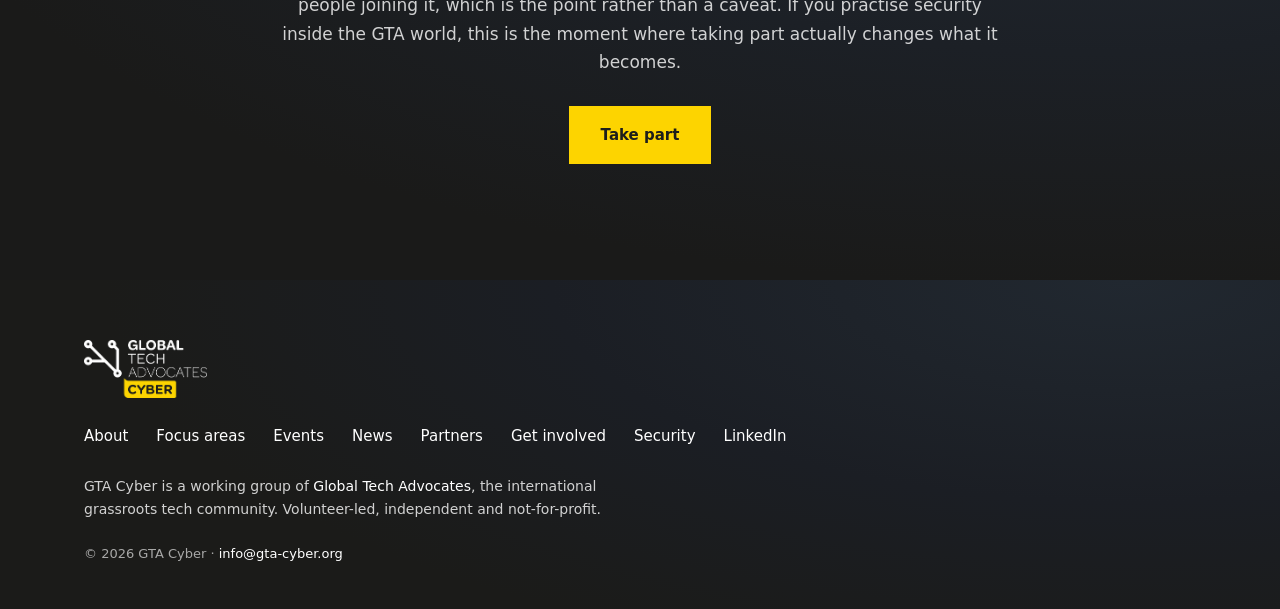
<file: about.html>
<!DOCTYPE html>
<html lang="en-GB">
<head>
<meta charset="utf-8" />
<meta name="viewport" content="width=device-width, initial-scale=1" />
<title>About | GTA Cyber</title>
<meta name="description" content="How GTA Cyber works: a cybersecurity working group inside Global Tech Advocates, a cross-cutting group of subject matter experts rather than a vertical silo." />
<link rel="canonical" href="https://gta-cyber.org/about" />
<meta property="og:type" content="website" />
<meta property="og:site_name" content="GTA Cyber" />
<meta property="og:title" content="About | GTA Cyber" />
<meta property="og:description" content="A cross-cutting cybersecurity working group inside Global Tech Advocates, not a vertical silo." />
<meta property="og:url" content="https://gta-cyber.org/about" />
<meta property="og:image" content="https://gta-cyber.org/assets/og-image.png" />
<meta property="og:image:width" content="1200" />
<meta property="og:image:height" content="630" />
<meta name="twitter:card" content="summary_large_image" />
<meta name="theme-color" content="#F7F6F3" />
<link rel="icon" href="/assets/favicon.ico" sizes="any" />
<link rel="icon" type="image/png" sizes="32x32" href="/assets/favicon-32.png" />
<link rel="icon" type="image/png" sizes="512x512" href="/assets/favicon-512.png" />
<link rel="apple-touch-icon" href="/assets/apple-touch-icon.png" />
<link rel="stylesheet" href="/assets/styles.css" />
</head>
<body>
<a class="skip" href="#main">Skip to main content</a>

<header class="site-header" id="siteHeader">
  <div class="wrap">
    <nav class="nav" aria-label="Primary">
      <a class="nav__logo" href="/"><img src="/assets/gta-cyber-logo.png" alt="GTA Cyber, Global Tech Advocates" width="279" height="132" /></a>
      <ul class="nav__links">
        <li><a href="/">Home</a></li>
        <li><a href="/about" aria-current="page">About</a></li>
        <li><a href="/focus-areas">Focus areas</a></li>
        <li><a href="/events">Events</a></li>
        <li><a href="/partners">Partners</a></li>
      </ul>
      <a class="nav__cta" href="/get-involved">Get involved</a>
      <button class="nav__toggle" id="navToggle" aria-expanded="false" aria-controls="navPanel">
        <span class="sr-only">Open menu</span>
        <svg viewBox="0 0 24 24" aria-hidden="true"><path d="M3 6h18M3 12h18M3 18h18" stroke-linecap="round"/></svg>
      </button>
    </nav>
    <div class="nav__panel" id="navPanel">
      <ul>
        <li><a href="/">Home</a></li>
        <li><a href="/about">About</a></li>
        <li><a href="/focus-areas">Focus areas</a></li>
        <li><a href="/events">Events</a></li>
        <li><a href="/partners">Partners</a></li>
        <li><a href="/get-involved">Get involved</a></li>
      </ul>
    </div>
  </div>
</header>

<main id="main">

  <section class="phero">
    <div class="wrap">
      <div class="rule" aria-hidden="true"></div>
      <span class="eyebrow">About</span>
      <h1>A working group that runs across, not beside.</h1>
      <p>GTA Cyber exists because cybersecurity is practised across every part of Global Tech Advocates, and expertise spread that thinly is only useful if something connects it.</p>
    </div>
  </section>

  <section class="pad">
    <div class="wrap split">
      <div>
        <span class="eyebrow">The parent</span>
        <h2>Where we sit</h2>
      </div>
      <div>
        <p class="lead">Global Tech Advocates is the international grassroots tech community: more than 40,000 business leaders, experts and investors volunteering their time across 42 or more networks worldwide.</p>
        <p class="u-mt20 u-muted">It is proudly independent, not-for-profit and volunteer-led. It works because it is designed for busy people on the frontline of the tech sector, and because the norm is to give first.</p>
        <p class="u-mt16 u-muted">GTA Cyber is a working group within that structure, alongside the resource hubs GTA already runs on subjects such as net zero and disability.</p>
      </div>
    </div>
  </section>

  <section class="pad sand">
    <div class="wrap">
      <div class="sec-head">
        <span class="eyebrow">The model</span>
        <h2>Organised around a craft, not a territory</h2>
        <p class="lead">Global Tech Advocates runs more than forty working groups. Most are organised around a place or a sector. This one is organised around a discipline, which is why it runs across the others rather than beside them.</p>
      </div>
      <div class="grid grid--3">
        <article class="card">
          <span class="card__num">Vertical</span>
          <h3>What we avoided</h3>
          <p>A standalone cyber chapter would have competed with the networks its members already belong to, asked people to pick a side, and cut security off from the rest of GTA at exactly the point where it is most useful.</p>
        </article>
        <article class="card">
          <span class="card__num">Horizontal</span>
          <h3>What we built instead</h3>
          <p>Members stay in their existing GTA network and keep their day jobs. The group sits across those networks, so a question raised in one city can be answered by a practitioner in another.</p>
        </article>
        <article class="card">
          <span class="card__num">Craft</span>
          <h3>Why it holds together</h3>
          <p>People join this group because of what they do, not where they are. Shared craft is a stronger bond than geography, and it survives members changing employer, sector or country.</p>
        </article>
      </div>
    </div>
  </section>

  <section class="pad">
    <div class="wrap wrap--narrow">
      <div class="rule" aria-hidden="true"></div>
      <span class="eyebrow">How it runs</span>
      <h2 class="u-mb22">Principles we intend to keep</h2>
      <ul class="list">
        <li><span class="dot" aria-hidden="true"></span><span><strong>Give first.</strong> The GTA norm, and the reason the network works. The group asks for time and expertise before it asks for anything else.</span></li>
        <li><span class="dot" aria-hidden="true"></span><span><strong>No selling into the membership.</strong> Sponsors fund the programme. They do not get a list, a lead-gen pipeline, or a speaking slot dressed up as a session.</span></li>
        <li><span class="dot" aria-hidden="true"></span><span><strong>Vendor-neutral by default.</strong> Guidance published by the group names categories and practices rather than products, including our sponsors&rsquo; products.</span></li>
        <li><span class="dot" aria-hidden="true"></span><span><strong>Practitioners set the agenda.</strong> What the group works on is decided by the people doing the work, not by whoever is funding it that year.</span></li>
        <li><span class="dot" aria-hidden="true"></span><span><strong>Light on process.</strong> Busy people on the frontline is the design constraint. If something needs a committee to happen, it probably should not happen.</span></li>
      </ul>
      <p class="u-mt34"><a class="btn" href="/get-involved">Join us</a></p>
    </div>
  </section>

  <section class="pad on-ink">
    <div class="wrap wrap--narrow center">
      <h2>Still forming, deliberately.</h2>
      <p class="u-mcta">The group is new. Its remit, its programme and its leads are being shaped now by the people joining it, which is the point rather than a caveat. If you practise security inside the GTA world, this is the moment where taking part actually changes what it becomes.</p>
      <a class="btn btn--yellow" href="/get-involved">Take part</a>
    </div>
  </section>

</main>

<footer class="site-footer">
  <div class="wrap">
    <a class="foot__logo" href="/" aria-label="GTA Cyber home"><img src="/assets/gta-cyber-logo-light.png" alt="GTA Cyber" width="279" height="132" /></a>
    <ul class="foot__links">
      <li><a href="/about">About</a></li>
      <li><a href="/focus-areas">Focus areas</a></li>
      <li><a href="/events">Events</a></li>
      <li><a href="/news">News</a></li>
      <li><a href="/partners">Partners</a></li>
      <li><a href="/get-involved">Get involved</a></li>
      <li><a href="/security-policy">Security</a></li>
      <li><a href="https://www.linkedin.com/company/gta-cyber">LinkedIn</a></li>
    </ul>
    <p class="foot__parent">GTA Cyber is a working group of <a href="https://www.globaltechadvocates.org/">Global Tech Advocates</a>, the international grassroots tech community. Volunteer-led, independent and not-for-profit.</p>
    <p class="foot__cr">&copy; <span id="yr">2026</span> GTA Cyber &middot; <a href="mailto:info@gta-cyber.org">info@gta-cyber.org</a></p>
  </div>
</footer>
<script src="/assets/site.js"></script>
</body>
</html>
</file>
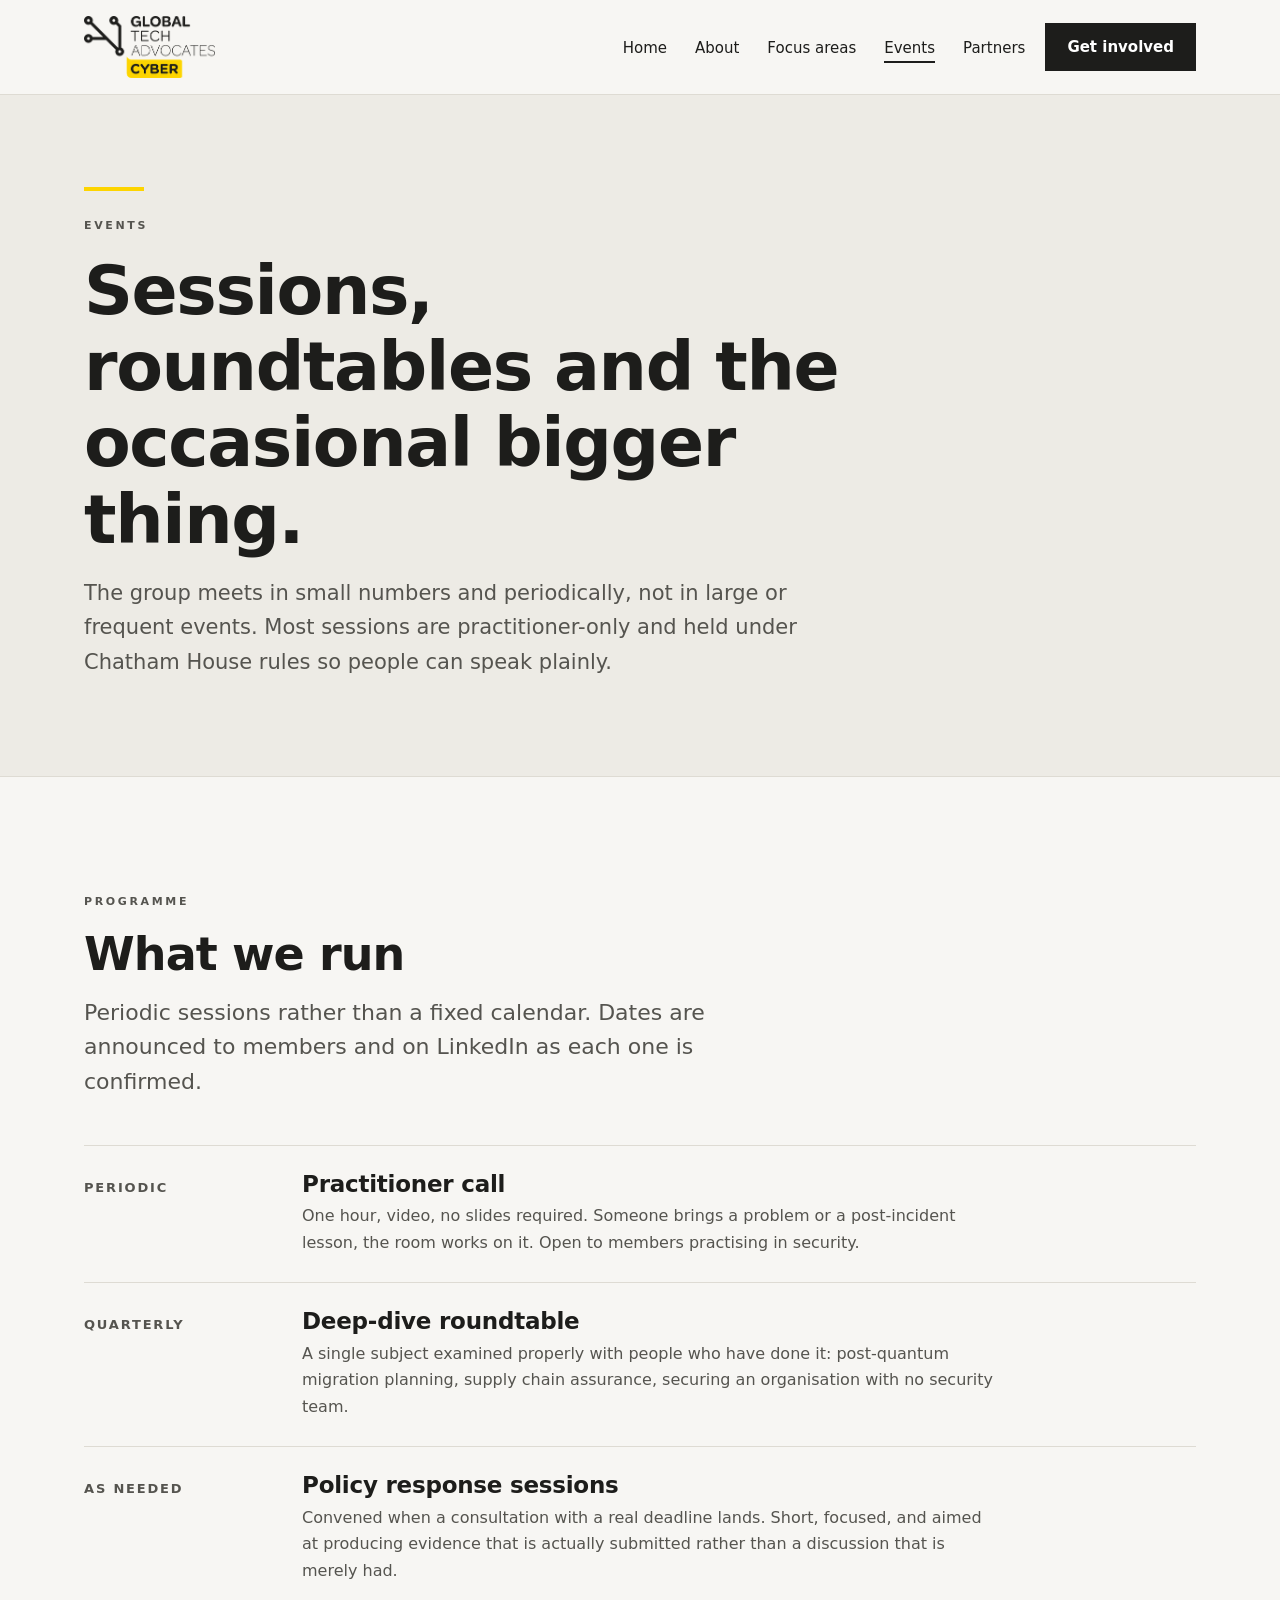
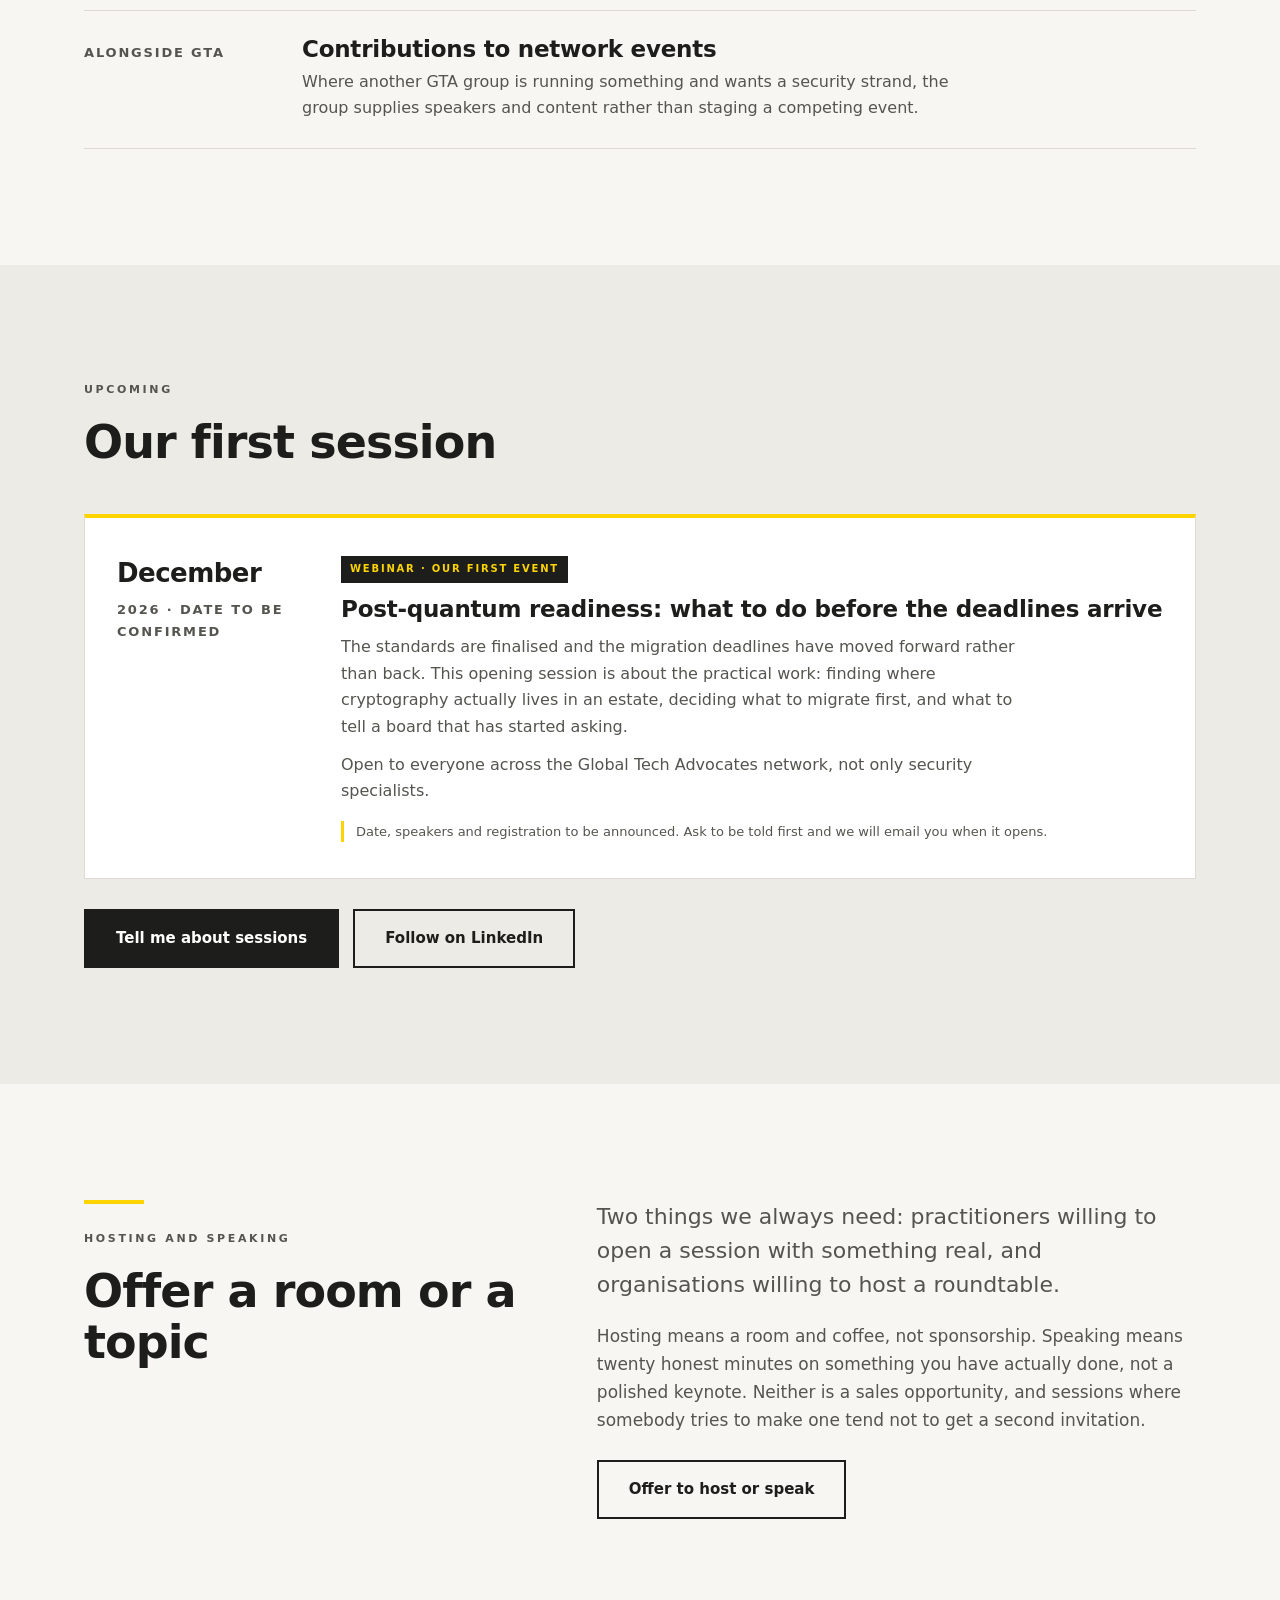
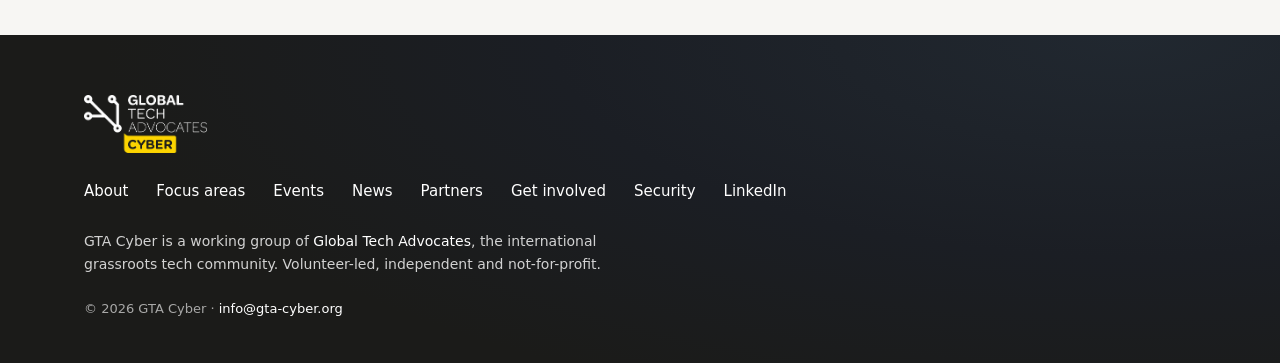
<file: events.html>
<!DOCTYPE html>
<html lang="en-GB">
<head>
<meta charset="utf-8" />
<meta name="viewport" content="width=device-width, initial-scale=1" />
<title>Events | GTA Cyber</title>
<meta name="description" content="Small, periodic practitioner calls, deep-dive roundtables and policy sessions for security practitioners across Global Tech Advocates networks." />
<link rel="canonical" href="https://gta-cyber.org/events" />
<meta property="og:type" content="website" />
<meta property="og:site_name" content="GTA Cyber" />
<meta property="og:title" content="Events | GTA Cyber" />
<meta property="og:description" content="Small, periodic practitioner calls, deep-dive roundtables and policy sessions for security practitioners across Global Tech Advocates networks." />
<meta property="og:url" content="https://gta-cyber.org/events" />
<meta property="og:image" content="https://gta-cyber.org/assets/og-image.png" />
<meta property="og:image:width" content="1200" />
<meta property="og:image:height" content="630" />
<meta name="twitter:card" content="summary_large_image" />
<meta name="theme-color" content="#F7F6F3" />
<link rel="icon" href="/assets/favicon.ico" sizes="any" />
<link rel="icon" type="image/png" sizes="32x32" href="/assets/favicon-32.png" />
<link rel="icon" type="image/png" sizes="512x512" href="/assets/favicon-512.png" />
<link rel="apple-touch-icon" href="/assets/apple-touch-icon.png" />
<link rel="stylesheet" href="/assets/styles.css" />
</head>
<body>
<a class="skip" href="#main">Skip to main content</a>

<header class="site-header" id="siteHeader">
  <div class="wrap">
    <nav class="nav" aria-label="Primary">
      <a class="nav__logo" href="/"><img src="/assets/gta-cyber-logo.png" alt="GTA Cyber, Global Tech Advocates" width="279" height="132" /></a>
      <ul class="nav__links">
        <li><a href="/">Home</a></li>
        <li><a href="/about">About</a></li>
        <li><a href="/focus-areas">Focus areas</a></li>
        <li><a href="/events" aria-current="page">Events</a></li>
        <li><a href="/partners">Partners</a></li>
      </ul>
      <a class="nav__cta" href="/get-involved">Get involved</a>
      <button class="nav__toggle" id="navToggle" aria-expanded="false" aria-controls="navPanel">
        <span class="sr-only">Open menu</span>
        <svg viewBox="0 0 24 24" aria-hidden="true"><path d="M3 6h18M3 12h18M3 18h18" stroke-linecap="round"/></svg>
      </button>
    </nav>
    <div class="nav__panel" id="navPanel">
      <ul>
        <li><a href="/">Home</a></li>
        <li><a href="/about">About</a></li>
        <li><a href="/focus-areas">Focus areas</a></li>
        <li><a href="/events">Events</a></li>
        <li><a href="/partners">Partners</a></li>
        <li><a href="/get-involved">Get involved</a></li>
      </ul>
    </div>
  </div>
</header>

<main id="main">

  <section class="phero">
    <div class="wrap">
      <div class="rule" aria-hidden="true"></div>
      <span class="eyebrow">Events</span>
      <h1>Sessions, roundtables and the occasional bigger thing.</h1>
      <p>The group meets in small numbers and periodically, not in large or frequent events. Most sessions are practitioner-only and held under Chatham House rules so people can speak plainly.</p>
    </div>
  </section>

  <section class="pad">
    <div class="wrap">
      <div class="sec-head">
        <span class="eyebrow">Programme</span>
        <h2>What we run</h2>
        <p class="lead">Periodic sessions rather than a fixed calendar. Dates are announced to members and on LinkedIn as each one is confirmed.</p>
      </div>
      <ul class="timeline">
        <li class="tl">
          <div class="tl__when">Periodic</div>
          <div class="tl__what">
            <h3>Practitioner call</h3>
            <p>One hour, video, no slides required. Someone brings a problem or a post-incident lesson, the room works on it. Open to members practising in security.</p>
          </div>
        </li>
        <li class="tl">
          <div class="tl__when">Quarterly</div>
          <div class="tl__what">
            <h3>Deep-dive roundtable</h3>
            <p>A single subject examined properly with people who have done it: post-quantum migration planning, supply chain assurance, securing an organisation with no security team.</p>
          </div>
        </li>
        <li class="tl">
          <div class="tl__when">As needed</div>
          <div class="tl__what">
            <h3>Policy response sessions</h3>
            <p>Convened when a consultation with a real deadline lands. Short, focused, and aimed at producing evidence that is actually submitted rather than a discussion that is merely had.</p>
          </div>
        </li>
        <li class="tl">
          <div class="tl__when">Alongside GTA</div>
          <div class="tl__what">
            <h3>Contributions to network events</h3>
            <p>Where another GTA group is running something and wants a security strand, the group supplies speakers and content rather than staging a competing event.</p>
          </div>
        </li>
      </ul>
    </div>
  </section>

  <section class="pad sand">
    <div class="wrap">
      <div class="sec-head">
        <span class="eyebrow">Upcoming</span>
        <h2>Our first session</h2>
      </div>
      <article class="evt">
        <div class="evt__when">
          <b>December</b>
          2026 &middot; date to be confirmed
        </div>
        <div class="evt__body">
          <span class="evt__kind">Webinar &middot; our first event</span>
          <h3>Post-quantum readiness: what to do before the deadlines arrive</h3>
          <p>The standards are finalised and the migration deadlines have moved forward rather than back. This opening session is about the practical work: finding where cryptography actually lives in an estate, deciding what to migrate first, and what to tell a board that has started asking.</p>
          <p class="u-mt12">Open to everyone across the Global Tech Advocates network, not only security specialists.</p>
          <span class="evt__note">Date, speakers and registration to be announced. Ask to be told first and we will email you when it opens.</span>
        </div>
      </article>

      <div class="u-mt30 u-row">
        <a class="btn" href="/get-involved?interest=events">Tell me about sessions</a>
        <a class="btn btn--ghost" href="https://www.linkedin.com/company/gta-cyber">Follow on LinkedIn</a>
      </div>
    </div>
  </section>

  <section class="pad">
    <div class="wrap split">
      <div>
        <div class="rule" aria-hidden="true"></div>
        <span class="eyebrow">Hosting and speaking</span>
        <h2>Offer a room or a topic</h2>
      </div>
      <div>
        <p class="lead">Two things we always need: practitioners willing to open a session with something real, and organisations willing to host a roundtable.</p>
        <p class="u-mt20 u-muted">Hosting means a room and coffee, not sponsorship. Speaking means twenty honest minutes on something you have actually done, not a polished keynote. Neither is a sales opportunity, and sessions where somebody tries to make one tend not to get a second invitation.</p>
        <p class="u-mt26"><a class="btn btn--ghost" href="/get-involved?interest=speaking">Offer to host or speak</a></p>
      </div>
    </div>
  </section>

</main>

<footer class="site-footer">
  <div class="wrap">
    <a class="foot__logo" href="/" aria-label="GTA Cyber home"><img src="/assets/gta-cyber-logo-light.png" alt="GTA Cyber" width="279" height="132" /></a>
    <ul class="foot__links">
      <li><a href="/about">About</a></li>
      <li><a href="/focus-areas">Focus areas</a></li>
      <li><a href="/events">Events</a></li>
      <li><a href="/news">News</a></li>
      <li><a href="/partners">Partners</a></li>
      <li><a href="/get-involved">Get involved</a></li>
      <li><a href="/security-policy">Security</a></li>
      <li><a href="https://www.linkedin.com/company/gta-cyber">LinkedIn</a></li>
    </ul>
    <p class="foot__parent">GTA Cyber is a working group of <a href="https://www.globaltechadvocates.org/">Global Tech Advocates</a>, the international grassroots tech community. Volunteer-led, independent and not-for-profit.</p>
    <p class="foot__cr">&copy; <span id="yr">2026</span> GTA Cyber &middot; <a href="mailto:info@gta-cyber.org">info@gta-cyber.org</a></p>
  </div>
</footer>
<script src="/assets/site.js"></script>
</body>
</html>
</file>
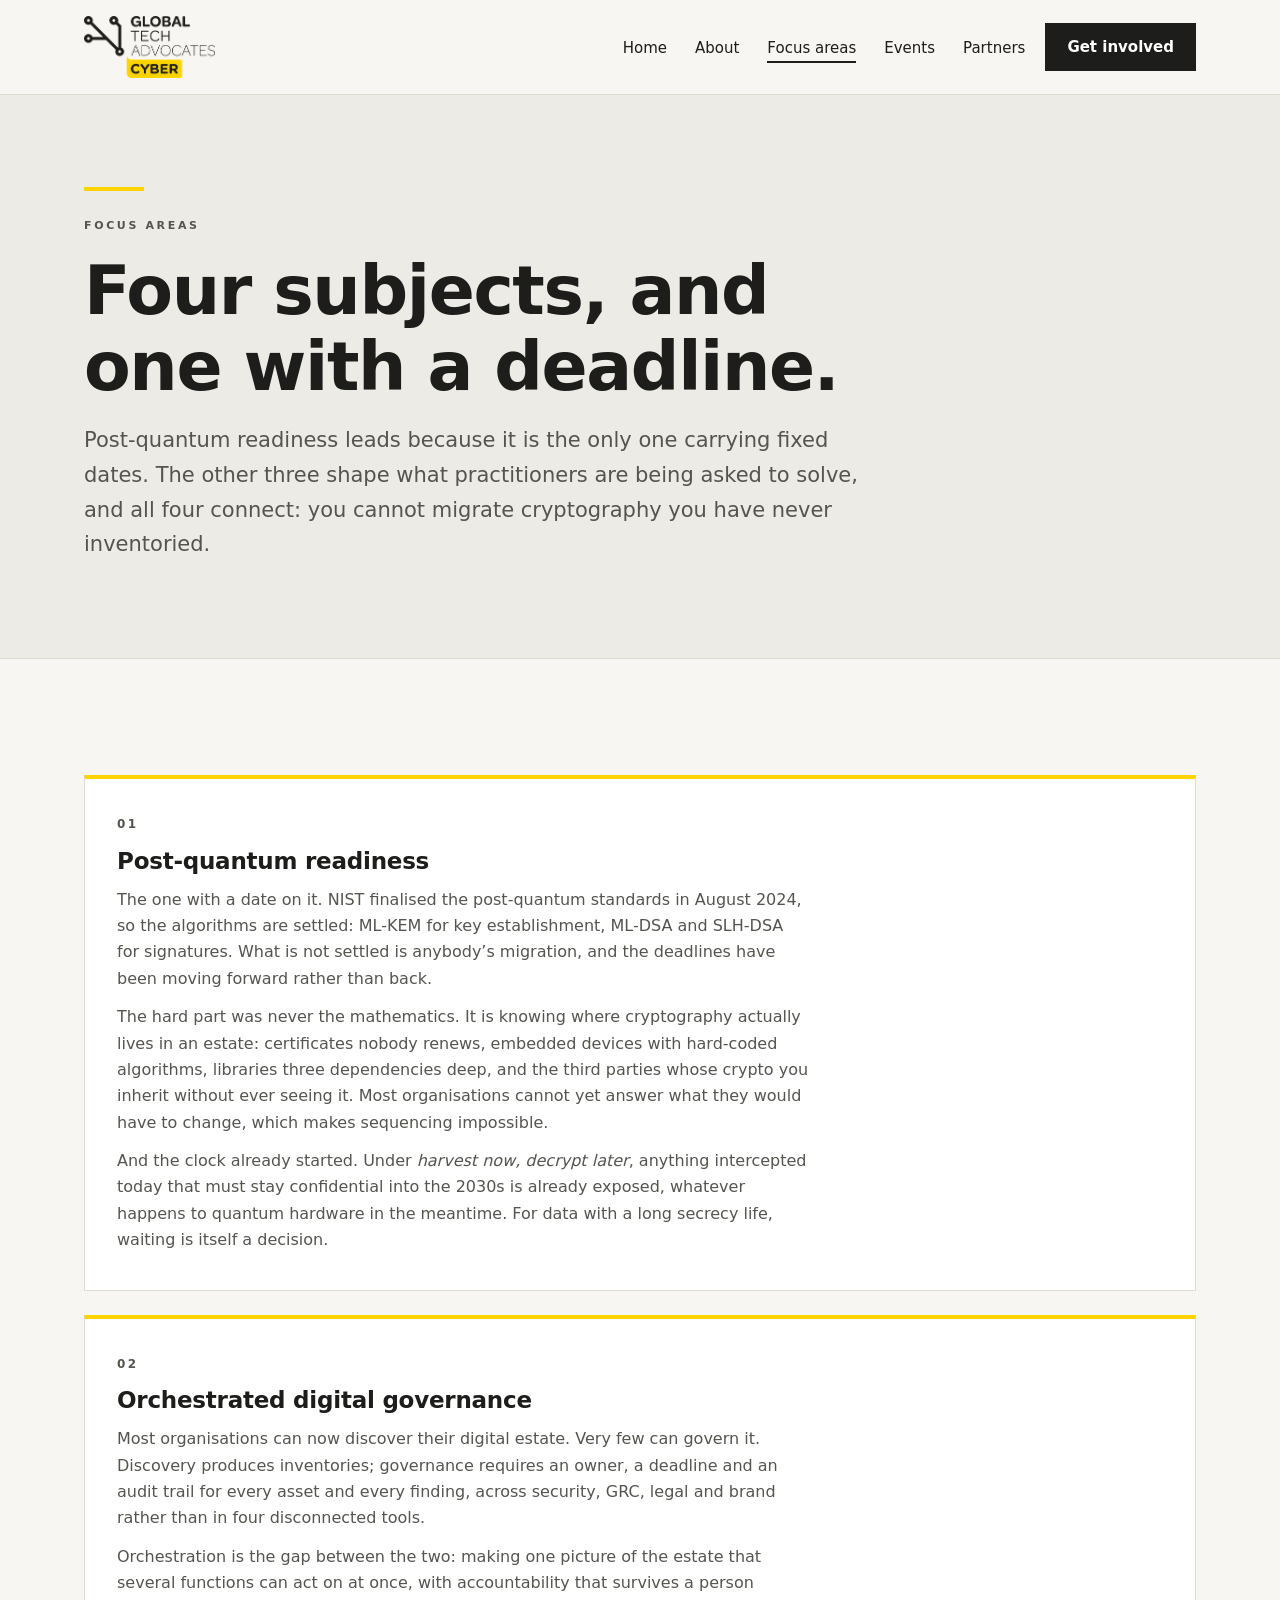
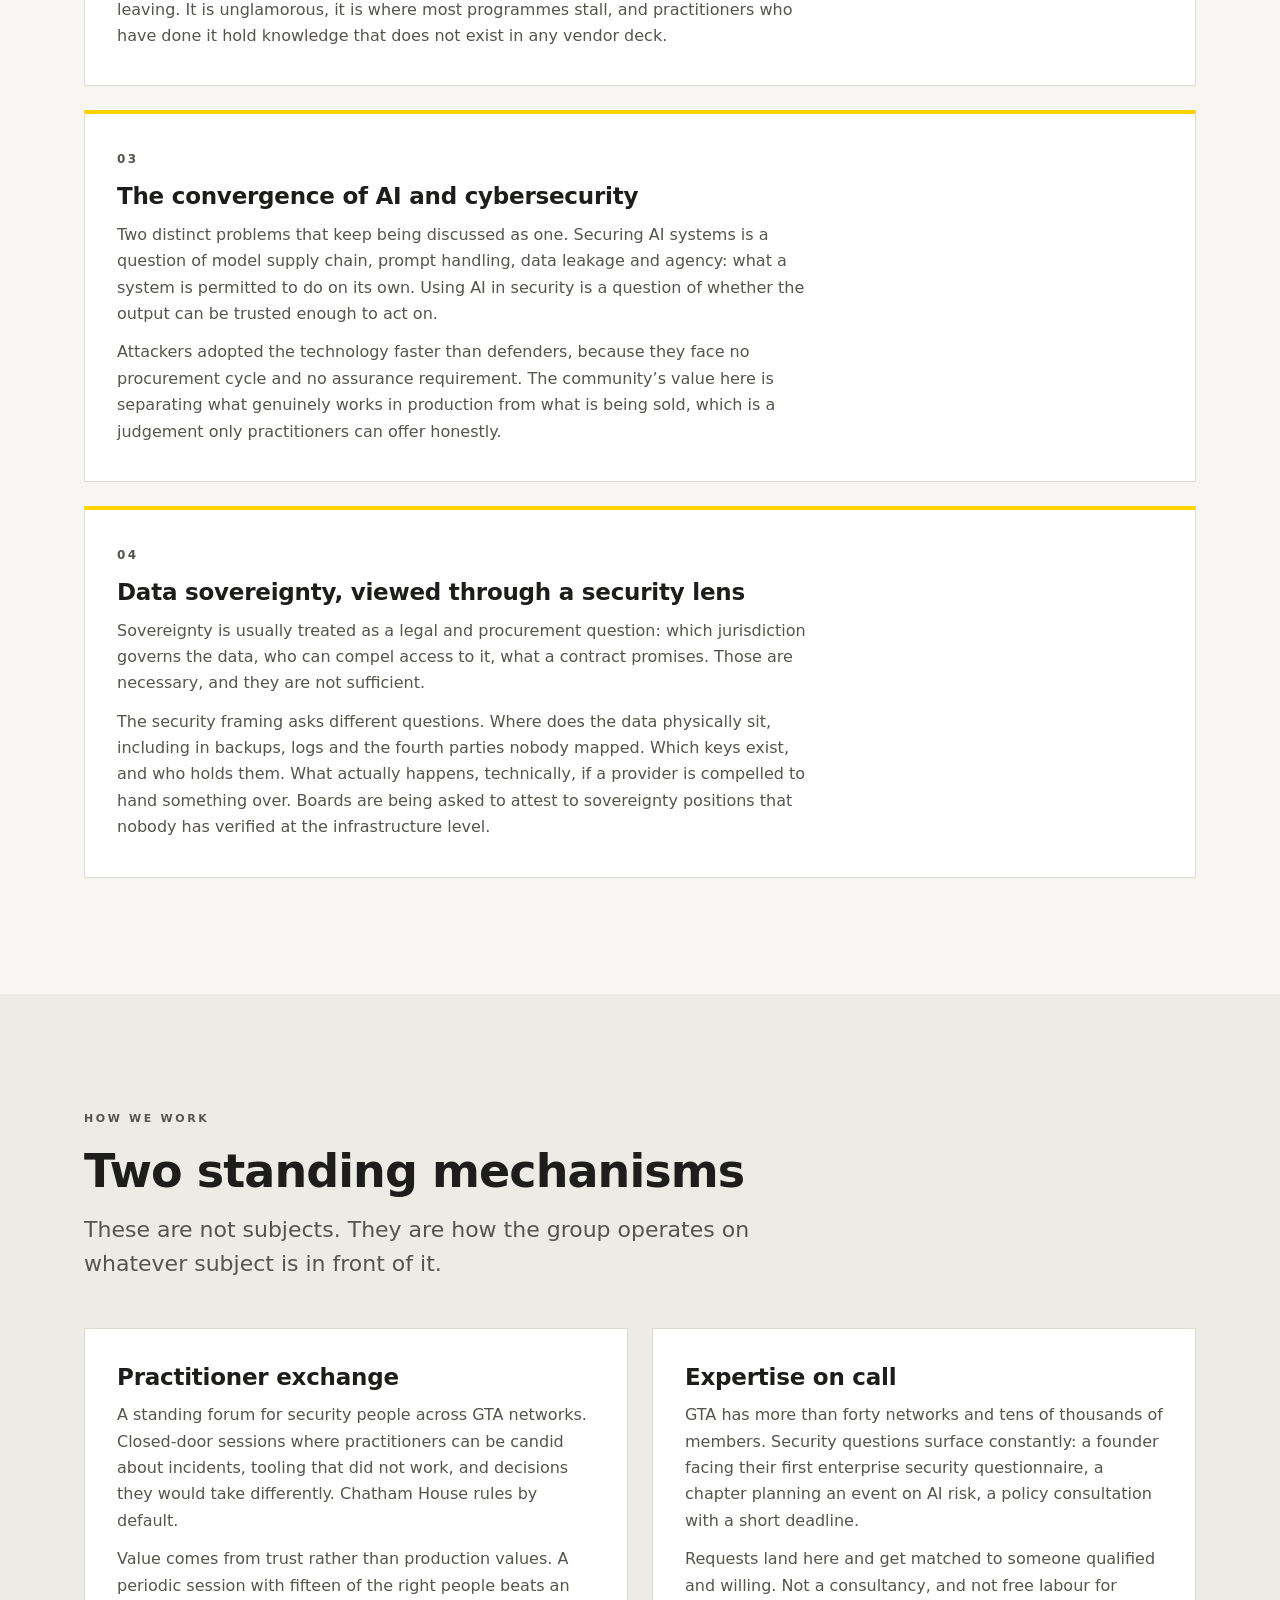
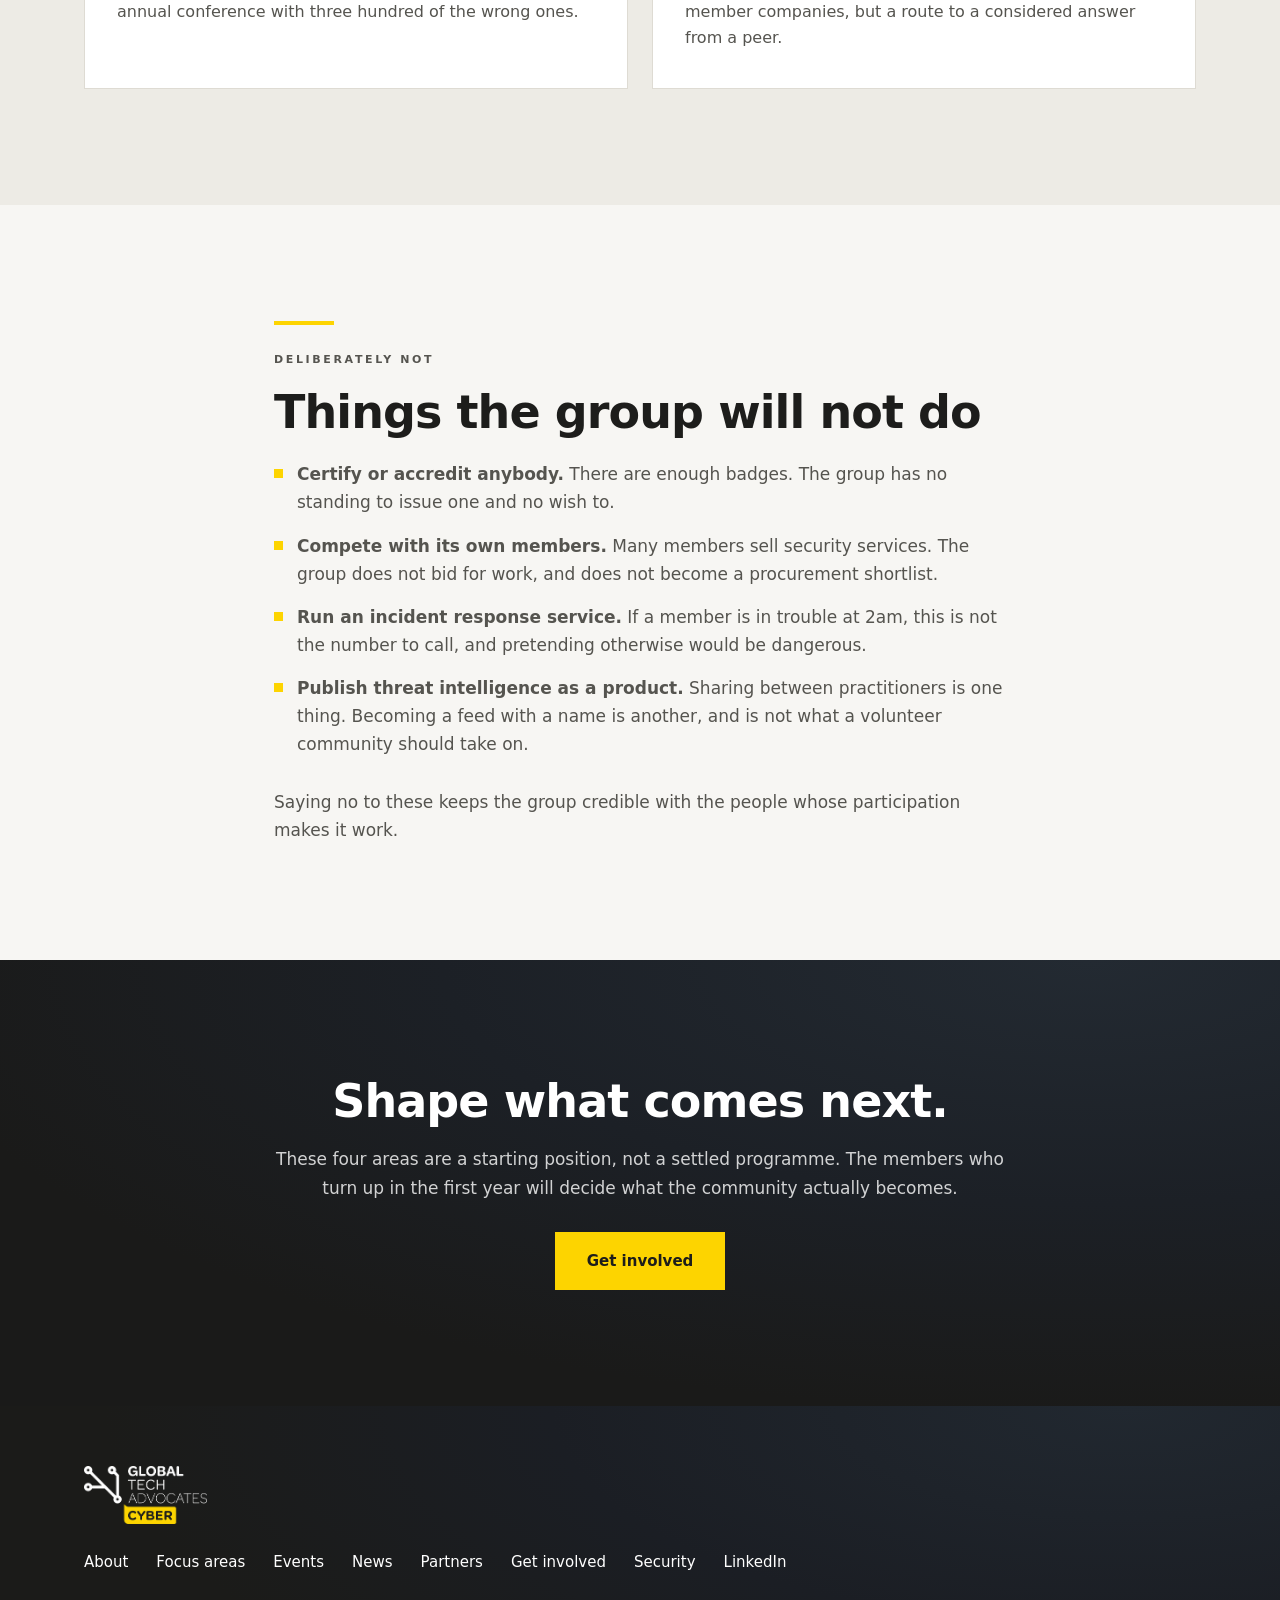
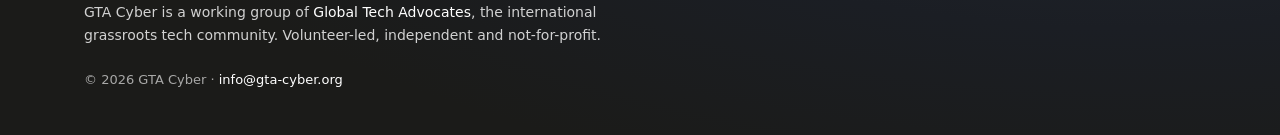
<file: focus-areas.html>
<!DOCTYPE html>
<html lang="en-GB">
<head>
<meta charset="utf-8" />
<meta name="viewport" content="width=device-width, initial-scale=1" />
<title>Focus areas | GTA Cyber</title>
<meta name="description" content="Post-quantum readiness, digital governance, AI and cybersecurity, and data sovereignty: the four subjects GTA Cyber works on, and why." />
<link rel="canonical" href="https://gta-cyber.org/focus-areas" />
<meta property="og:type" content="website" />
<meta property="og:site_name" content="GTA Cyber" />
<meta property="og:title" content="Focus areas | GTA Cyber" />
<meta property="og:description" content="Post-quantum readiness, digital governance, AI and cybersecurity, and data sovereignty: the four subjects GTA Cyber works on, and why." />
<meta property="og:url" content="https://gta-cyber.org/focus-areas" />
<meta property="og:image" content="https://gta-cyber.org/assets/og-image.png" />
<meta property="og:image:width" content="1200" />
<meta property="og:image:height" content="630" />
<meta name="twitter:card" content="summary_large_image" />
<meta name="theme-color" content="#F7F6F3" />
<link rel="icon" href="/assets/favicon.ico" sizes="any" />
<link rel="icon" type="image/png" sizes="32x32" href="/assets/favicon-32.png" />
<link rel="icon" type="image/png" sizes="512x512" href="/assets/favicon-512.png" />
<link rel="apple-touch-icon" href="/assets/apple-touch-icon.png" />
<link rel="stylesheet" href="/assets/styles.css" />
</head>
<body>
<a class="skip" href="#main">Skip to main content</a>

<header class="site-header" id="siteHeader">
  <div class="wrap">
    <nav class="nav" aria-label="Primary">
      <a class="nav__logo" href="/"><img src="/assets/gta-cyber-logo.png" alt="GTA Cyber, Global Tech Advocates" width="279" height="132" /></a>
      <ul class="nav__links">
        <li><a href="/">Home</a></li>
        <li><a href="/about">About</a></li>
        <li><a href="/focus-areas" aria-current="page">Focus areas</a></li>
        <li><a href="/events">Events</a></li>
        <li><a href="/partners">Partners</a></li>
      </ul>
      <a class="nav__cta" href="/get-involved">Get involved</a>
      <button class="nav__toggle" id="navToggle" aria-expanded="false" aria-controls="navPanel">
        <span class="sr-only">Open menu</span>
        <svg viewBox="0 0 24 24" aria-hidden="true"><path d="M3 6h18M3 12h18M3 18h18" stroke-linecap="round"/></svg>
      </button>
    </nav>
    <div class="nav__panel" id="navPanel">
      <ul>
        <li><a href="/">Home</a></li>
        <li><a href="/about">About</a></li>
        <li><a href="/focus-areas">Focus areas</a></li>
        <li><a href="/events">Events</a></li>
        <li><a href="/partners">Partners</a></li>
        <li><a href="/get-involved">Get involved</a></li>
      </ul>
    </div>
  </div>
</header>

<main id="main">
  <section class="phero">
    <div class="wrap">
      <div class="rule" aria-hidden="true"></div>
      <span class="eyebrow">Focus areas</span>
      <h1>Four subjects, and one with a deadline.</h1>
      <p>Post-quantum readiness leads because it is the only one carrying fixed dates. The other three shape what practitioners are being asked to solve, and all four connect: you cannot migrate cryptography you have never inventoried.</p>
    </div>
  </section>

  <section class="pad">
    <div class="wrap">
      <article class="card card--flag u-mb24">
        <span class="card__num">01</span>
        <h3>Post-quantum readiness</h3>
        <p>The one with a date on it. NIST finalised the post-quantum standards in August 2024, so the algorithms are settled: ML-KEM for key establishment, ML-DSA and SLH-DSA for signatures. What is not settled is anybody&rsquo;s migration, and the deadlines have been moving forward rather than back.</p>
        <p class="u-mt12">The hard part was never the mathematics. It is knowing where cryptography actually lives in an estate: certificates nobody renews, embedded devices with hard-coded algorithms, libraries three dependencies deep, and the third parties whose crypto you inherit without ever seeing it. Most organisations cannot yet answer what they would have to change, which makes sequencing impossible.</p>
        <p class="u-mt12">And the clock already started. Under <em>harvest now, decrypt later</em>, anything intercepted today that must stay confidential into the 2030s is already exposed, whatever happens to quantum hardware in the meantime. For data with a long secrecy life, waiting is itself a decision.</p>
      </article>

      <article class="card card--flag u-mb24">
        <span class="card__num">02</span>
        <h3>Orchestrated digital governance</h3>
        <p>Most organisations can now discover their digital estate. Very few can govern it. Discovery produces inventories; governance requires an owner, a deadline and an audit trail for every asset and every finding, across security, GRC, legal and brand rather than in four disconnected tools.</p>
        <p class="u-mt12">Orchestration is the gap between the two: making one picture of the estate that several functions can act on at once, with accountability that survives a person leaving. It is unglamorous, it is where most programmes stall, and practitioners who have done it hold knowledge that does not exist in any vendor deck.</p>
      </article>

      <article class="card card--flag u-mb24">
        <span class="card__num">03</span>
        <h3>The convergence of AI and cybersecurity</h3>
        <p>Two distinct problems that keep being discussed as one. Securing AI systems is a question of model supply chain, prompt handling, data leakage and agency: what a system is permitted to do on its own. Using AI in security is a question of whether the output can be trusted enough to act on.</p>
        <p class="u-mt12">Attackers adopted the technology faster than defenders, because they face no procurement cycle and no assurance requirement. The community&rsquo;s value here is separating what genuinely works in production from what is being sold, which is a judgement only practitioners can offer honestly.</p>
      </article>

      <article class="card card--flag">
        <span class="card__num">04</span>
        <h3>Data sovereignty, viewed through a security lens</h3>
        <p>Sovereignty is usually treated as a legal and procurement question: which jurisdiction governs the data, who can compel access to it, what a contract promises. Those are necessary, and they are not sufficient.</p>
        <p class="u-mt12">The security framing asks different questions. Where does the data physically sit, including in backups, logs and the fourth parties nobody mapped. Which keys exist, and who holds them. What actually happens, technically, if a provider is compelled to hand something over. Boards are being asked to attest to sovereignty positions that nobody has verified at the infrastructure level.</p>
      </article>

    </div>
  </section>

  <section class="pad sand" id="how">
    <div class="wrap">
      <div class="sec-head">
        <span class="eyebrow">How we work</span>
        <h2>Two standing mechanisms</h2>
        <p class="lead">These are not subjects. They are how the group operates on whatever subject is in front of it.</p>
      </div>
      <div class="grid grid--2">
        <article class="card">
          <h3>Practitioner exchange</h3>
          <p>A standing forum for security people across GTA networks. Closed-door sessions where practitioners can be candid about incidents, tooling that did not work, and decisions they would take differently. Chatham House rules by default.</p>
          <p class="u-mt12">Value comes from trust rather than production values. A periodic session with fifteen of the right people beats an annual conference with three hundred of the wrong ones.</p>
        </article>
        <article class="card">
          <h3>Expertise on call</h3>
          <p>GTA has more than forty networks and tens of thousands of members. Security questions surface constantly: a founder facing their first enterprise security questionnaire, a chapter planning an event on AI risk, a policy consultation with a short deadline.</p>
          <p class="u-mt12">Requests land here and get matched to someone qualified and willing. Not a consultancy, and not free labour for member companies, but a route to a considered answer from a peer.</p>
        </article>
      </div>
    </div>
  </section>

  <section class="pad">
    <div class="wrap wrap--narrow">
      <div class="rule" aria-hidden="true"></div>
      <span class="eyebrow">Deliberately not</span>
      <h2 class="u-mb22">Things the group will not do</h2>
      <ul class="list">
        <li><span class="dot" aria-hidden="true"></span><span><strong>Certify or accredit anybody.</strong> There are enough badges. The group has no standing to issue one and no wish to.</span></li>
        <li><span class="dot" aria-hidden="true"></span><span><strong>Compete with its own members.</strong> Many members sell security services. The group does not bid for work, and does not become a procurement shortlist.</span></li>
        <li><span class="dot" aria-hidden="true"></span><span><strong>Run an incident response service.</strong> If a member is in trouble at 2am, this is not the number to call, and pretending otherwise would be dangerous.</span></li>
        <li><span class="dot" aria-hidden="true"></span><span><strong>Publish threat intelligence as a product.</strong> Sharing between practitioners is one thing. Becoming a feed with a name is another, and is not what a volunteer community should take on.</span></li>
      </ul>
      <p class="u-mt30 u-muted">Saying no to these keeps the group credible with the people whose participation makes it work.</p>
    </div>
  </section>

  <section class="pad on-ink">
    <div class="wrap wrap--narrow center">
      <h2>Shape what comes next.</h2>
      <p class="u-mcta">These four areas are a starting position, not a settled programme. The members who turn up in the first year will decide what the community actually becomes.</p>
      <a class="btn btn--yellow" href="/get-involved">Get involved</a>
    </div>
  </section>
</main>

<footer class="site-footer">
  <div class="wrap">
    <a class="foot__logo" href="/" aria-label="GTA Cyber home"><img src="/assets/gta-cyber-logo-light.png" alt="GTA Cyber" width="279" height="132" /></a>
    <ul class="foot__links">
      <li><a href="/about">About</a></li>
      <li><a href="/focus-areas">Focus areas</a></li>
      <li><a href="/events">Events</a></li>
      <li><a href="/news">News</a></li>
      <li><a href="/partners">Partners</a></li>
      <li><a href="/get-involved">Get involved</a></li>
      <li><a href="/security-policy">Security</a></li>
      <li><a href="https://www.linkedin.com/company/gta-cyber">LinkedIn</a></li>
    </ul>
    <p class="foot__parent">GTA Cyber is a working group of <a href="https://www.globaltechadvocates.org/">Global Tech Advocates</a>, the international grassroots tech community. Volunteer-led, independent and not-for-profit.</p>
    <p class="foot__cr">&copy; <span id="yr">2026</span> GTA Cyber &middot; <a href="mailto:info@gta-cyber.org">info@gta-cyber.org</a></p>
  </div>
</footer>
<script src="/assets/site.js"></script>
</body>
</html>
</file>
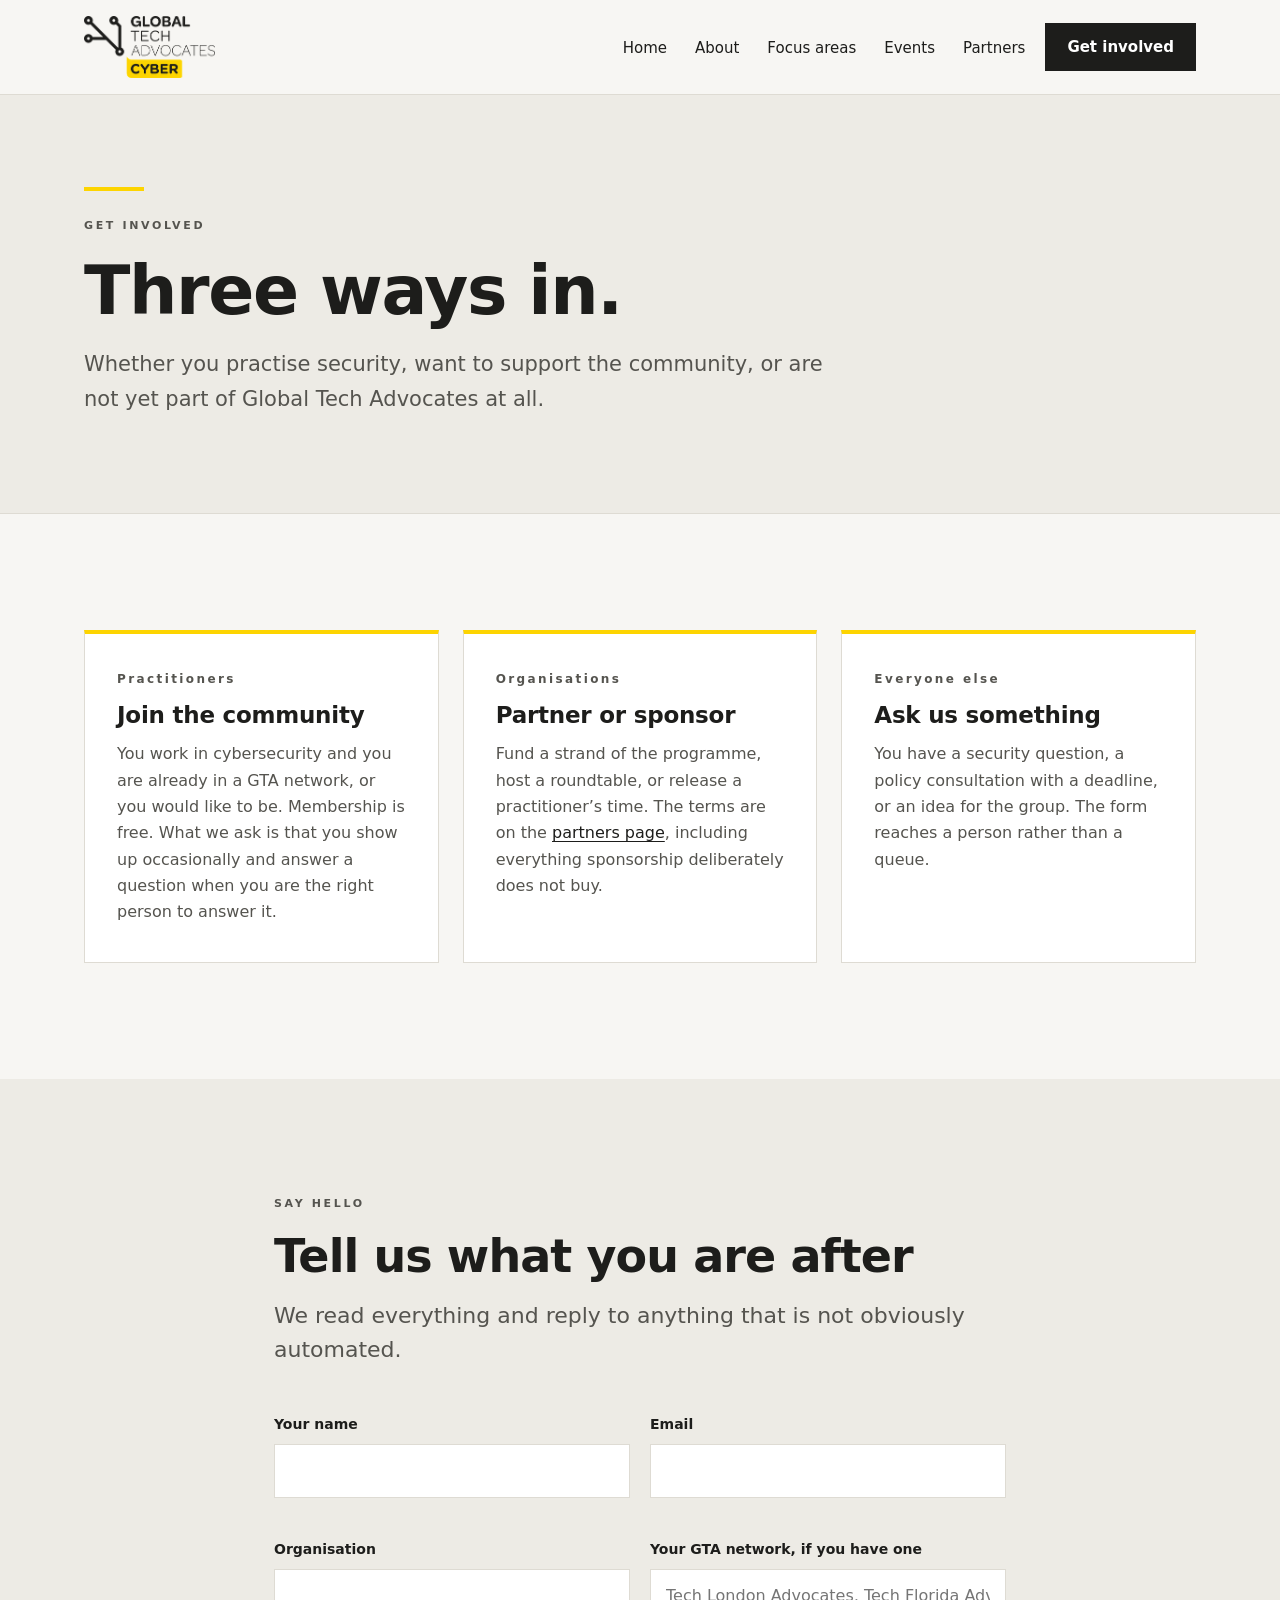
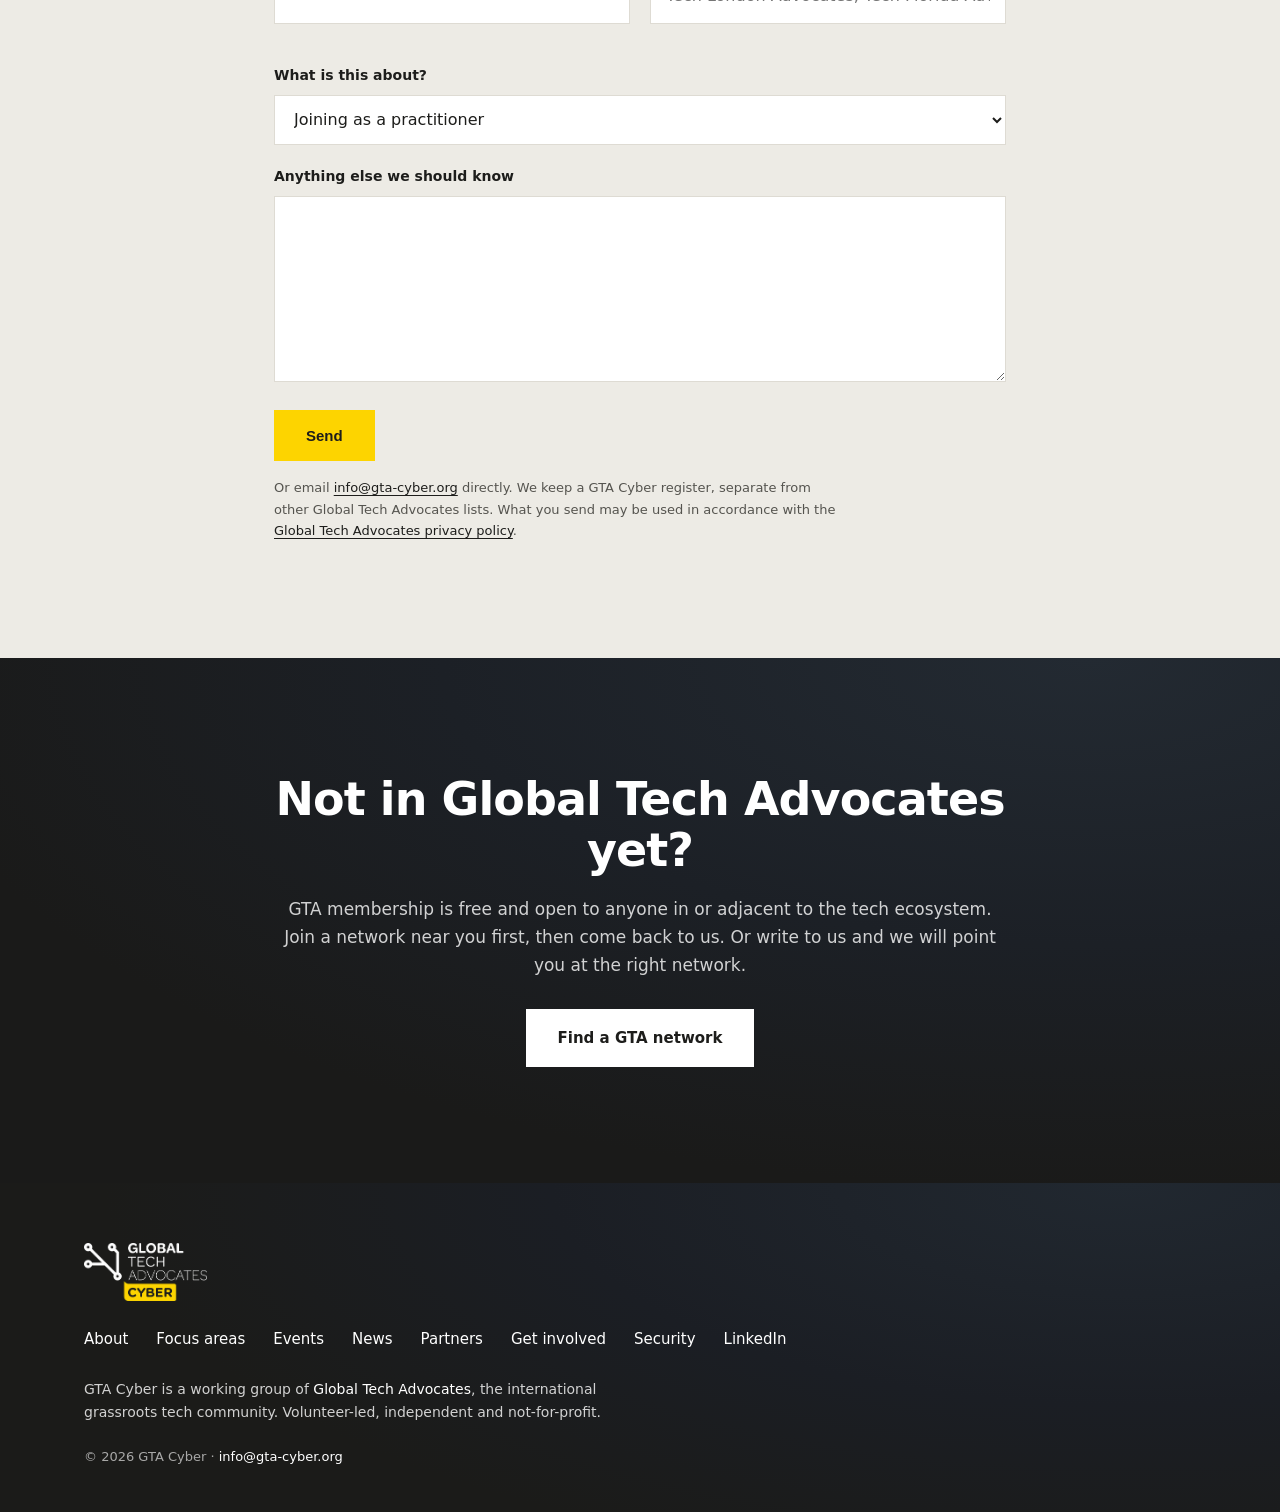
<file: get-involved.html>
<!DOCTYPE html>
<html lang="en-GB">
<head>
<meta charset="utf-8" />
<meta name="viewport" content="width=device-width, initial-scale=1" />
<title>Get involved | GTA Cyber</title>
<meta name="description" content="Join GTA Cyber as a practitioner, partner with us as an organisation, or ask a question. Membership is free and volunteer-led." />
<link rel="canonical" href="https://gta-cyber.org/get-involved" />
<meta property="og:type" content="website" />
<meta property="og:site_name" content="GTA Cyber" />
<meta property="og:title" content="Get involved | GTA Cyber" />
<meta property="og:description" content="Join GTA Cyber as a practitioner, partner with us as an organisation, or ask a question. Membership is free and volunteer-led." />
<meta property="og:url" content="https://gta-cyber.org/get-involved" />
<meta property="og:image" content="https://gta-cyber.org/assets/og-image.png" />
<meta property="og:image:width" content="1200" />
<meta property="og:image:height" content="630" />
<meta name="twitter:card" content="summary_large_image" />
<meta name="theme-color" content="#F7F6F3" />
<link rel="icon" href="/assets/favicon.ico" sizes="any" />
<link rel="icon" type="image/png" sizes="32x32" href="/assets/favicon-32.png" />
<link rel="icon" type="image/png" sizes="512x512" href="/assets/favicon-512.png" />
<link rel="apple-touch-icon" href="/assets/apple-touch-icon.png" />
<link rel="stylesheet" href="/assets/styles.css" />
</head>
<body>
<a class="skip" href="#main">Skip to main content</a>

<header class="site-header" id="siteHeader">
  <div class="wrap">
    <nav class="nav" aria-label="Primary">
      <a class="nav__logo" href="/"><img src="/assets/gta-cyber-logo.png" alt="GTA Cyber, Global Tech Advocates" width="279" height="132" /></a>
      <ul class="nav__links">
        <li><a href="/">Home</a></li>
        <li><a href="/about">About</a></li>
        <li><a href="/focus-areas">Focus areas</a></li>
        <li><a href="/events">Events</a></li>
        <li><a href="/partners">Partners</a></li>
      </ul>
      <a class="nav__cta" href="/get-involved">Get involved</a>
      <button class="nav__toggle" id="navToggle" aria-expanded="false" aria-controls="navPanel">
        <span class="sr-only">Open menu</span>
        <svg viewBox="0 0 24 24" aria-hidden="true"><path d="M3 6h18M3 12h18M3 18h18" stroke-linecap="round"/></svg>
      </button>
    </nav>
    <div class="nav__panel" id="navPanel">
      <ul>
        <li><a href="/">Home</a></li>
        <li><a href="/about">About</a></li>
        <li><a href="/focus-areas">Focus areas</a></li>
        <li><a href="/events">Events</a></li>
        <li><a href="/partners">Partners</a></li>
        <li><a href="/get-involved">Get involved</a></li>
      </ul>
    </div>
  </div>
</header>

<main id="main">

  <section class="phero">
    <div class="wrap">
      <div class="rule" aria-hidden="true"></div>
      <span class="eyebrow">Get involved</span>
      <h1>Three ways in.</h1>
      <p>Whether you practise security, want to support the community, or are not yet part of Global Tech Advocates at all.</p>
    </div>
  </section>

  <section class="pad">
    <div class="wrap">
      <div class="grid grid--3">
        <article class="card card--flag">
          <span class="card__num">Practitioners</span>
          <h3>Join the community</h3>
          <p>You work in cybersecurity and you are already in a GTA network, or you would like to be. Membership is free. What we ask is that you show up occasionally and answer a question when you are the right person to answer it.</p>
        </article>
        <article class="card card--flag">
          <span class="card__num">Organisations</span>
          <h3>Partner or sponsor</h3>
          <p>Fund a strand of the programme, host a roundtable, or release a practitioner&rsquo;s time. The terms are on the <a href="/partners">partners page</a>, including everything sponsorship deliberately does not buy.</p>
        </article>
        <article class="card card--flag">
          <span class="card__num">Everyone else</span>
          <h3>Ask us something</h3>
          <p>You have a security question, a policy consultation with a deadline, or an idea for the group. The form reaches a person rather than a queue.</p>
        </article>
      </div>
    </div>
  </section>

  <section class="pad sand">
    <div class="wrap wrap--narrow">
      <div class="sec-head">
        <span class="eyebrow">Say hello</span>
        <h2>Tell us what you are after</h2>
        <p class="lead">We read everything and reply to anything that is not obviously automated.</p>
      </div>

      <form action="https://formspree.io/f/REPLACE_WITH_ENDPOINT" method="POST">
        <input type="hidden" name="subject" value="GTA Cyber enquiry" />
        <input type="text" name="_gotcha" class="hp" tabindex="-1" autocomplete="off" aria-hidden="true" />

        <div class="field field--half">
          <div class="field">
            <label for="name">Your name</label>
            <input id="name" name="name" type="text" required autocomplete="name" />
          </div>
          <div class="field">
            <label for="email">Email</label>
            <input id="email" name="email" type="email" required autocomplete="email" />
          </div>
        </div>

        <div class="field field--half">
          <div class="field">
            <label for="organisation">Organisation</label>
            <input id="organisation" name="organisation" type="text" autocomplete="organization" />
          </div>
          <div class="field">
            <label for="network">Your GTA network, if you have one</label>
            <input id="network" name="network" type="text" placeholder="Tech London Advocates, Tech Florida Advocates..." />
          </div>
        </div>

        <div class="field">
          <label for="interest">What is this about?</label>
          <select id="interest" name="interest">
            <option value="join">Joining as a practitioner</option>
            <option value="sponsorship">Partnership or sponsorship</option>
            <option value="speaking">Speaking or hosting a session</option>
            <option value="events">Hearing about upcoming sessions</option>
            <option value="policy">A policy consultation or submission</option>
            <option value="other">Something else</option>
          </select>
        </div>

        <div class="field">
          <label for="message">Anything else we should know</label>
          <textarea id="message" name="message" rows="6"></textarea>
        </div>

        <button class="btn btn--yellow" type="submit">Send</button>
        <p class="form-status" data-form-status role="status" aria-live="polite"></p>
        <p class="form-note">Or email <a href="mailto:info@gta-cyber.org">info@gta-cyber.org</a> directly. We keep a GTA Cyber register, separate from other Global Tech Advocates lists. What you send may be used in accordance with the <a href="https://www.globaltechadvocates.org/privacy-policy/">Global Tech Advocates privacy policy</a>.</p>
      </form>
    </div>
  </section>

  <section class="pad on-ink">
    <div class="wrap wrap--narrow center">
      <h2>Not in Global Tech Advocates yet?</h2>
      <p class="u-mcta">GTA membership is free and open to anyone in or adjacent to the tech ecosystem. Join a network near you first, then come back to us. Or write to us and we will point you at the right network.</p>
      <a class="btn btn--light" href="https://www.globaltechadvocates.org/community/">Find a GTA network</a>
    </div>
  </section>

</main>

<footer class="site-footer">
  <div class="wrap">
    <a class="foot__logo" href="/" aria-label="GTA Cyber home"><img src="/assets/gta-cyber-logo-light.png" alt="GTA Cyber" width="279" height="132" /></a>
    <ul class="foot__links">
      <li><a href="/about">About</a></li>
      <li><a href="/focus-areas">Focus areas</a></li>
      <li><a href="/events">Events</a></li>
      <li><a href="/news">News</a></li>
      <li><a href="/partners">Partners</a></li>
      <li><a href="/get-involved">Get involved</a></li>
      <li><a href="/security-policy">Security</a></li>
      <li><a href="https://www.linkedin.com/company/gta-cyber">LinkedIn</a></li>
    </ul>
    <p class="foot__parent">GTA Cyber is a working group of <a href="https://www.globaltechadvocates.org/">Global Tech Advocates</a>, the international grassroots tech community. Volunteer-led, independent and not-for-profit.</p>
    <p class="foot__cr">&copy; <span id="yr">2026</span> GTA Cyber &middot; <a href="mailto:info@gta-cyber.org">info@gta-cyber.org</a></p>
  </div>
</footer>
<script src="/assets/site.js"></script>
</body>
</html>
</file>
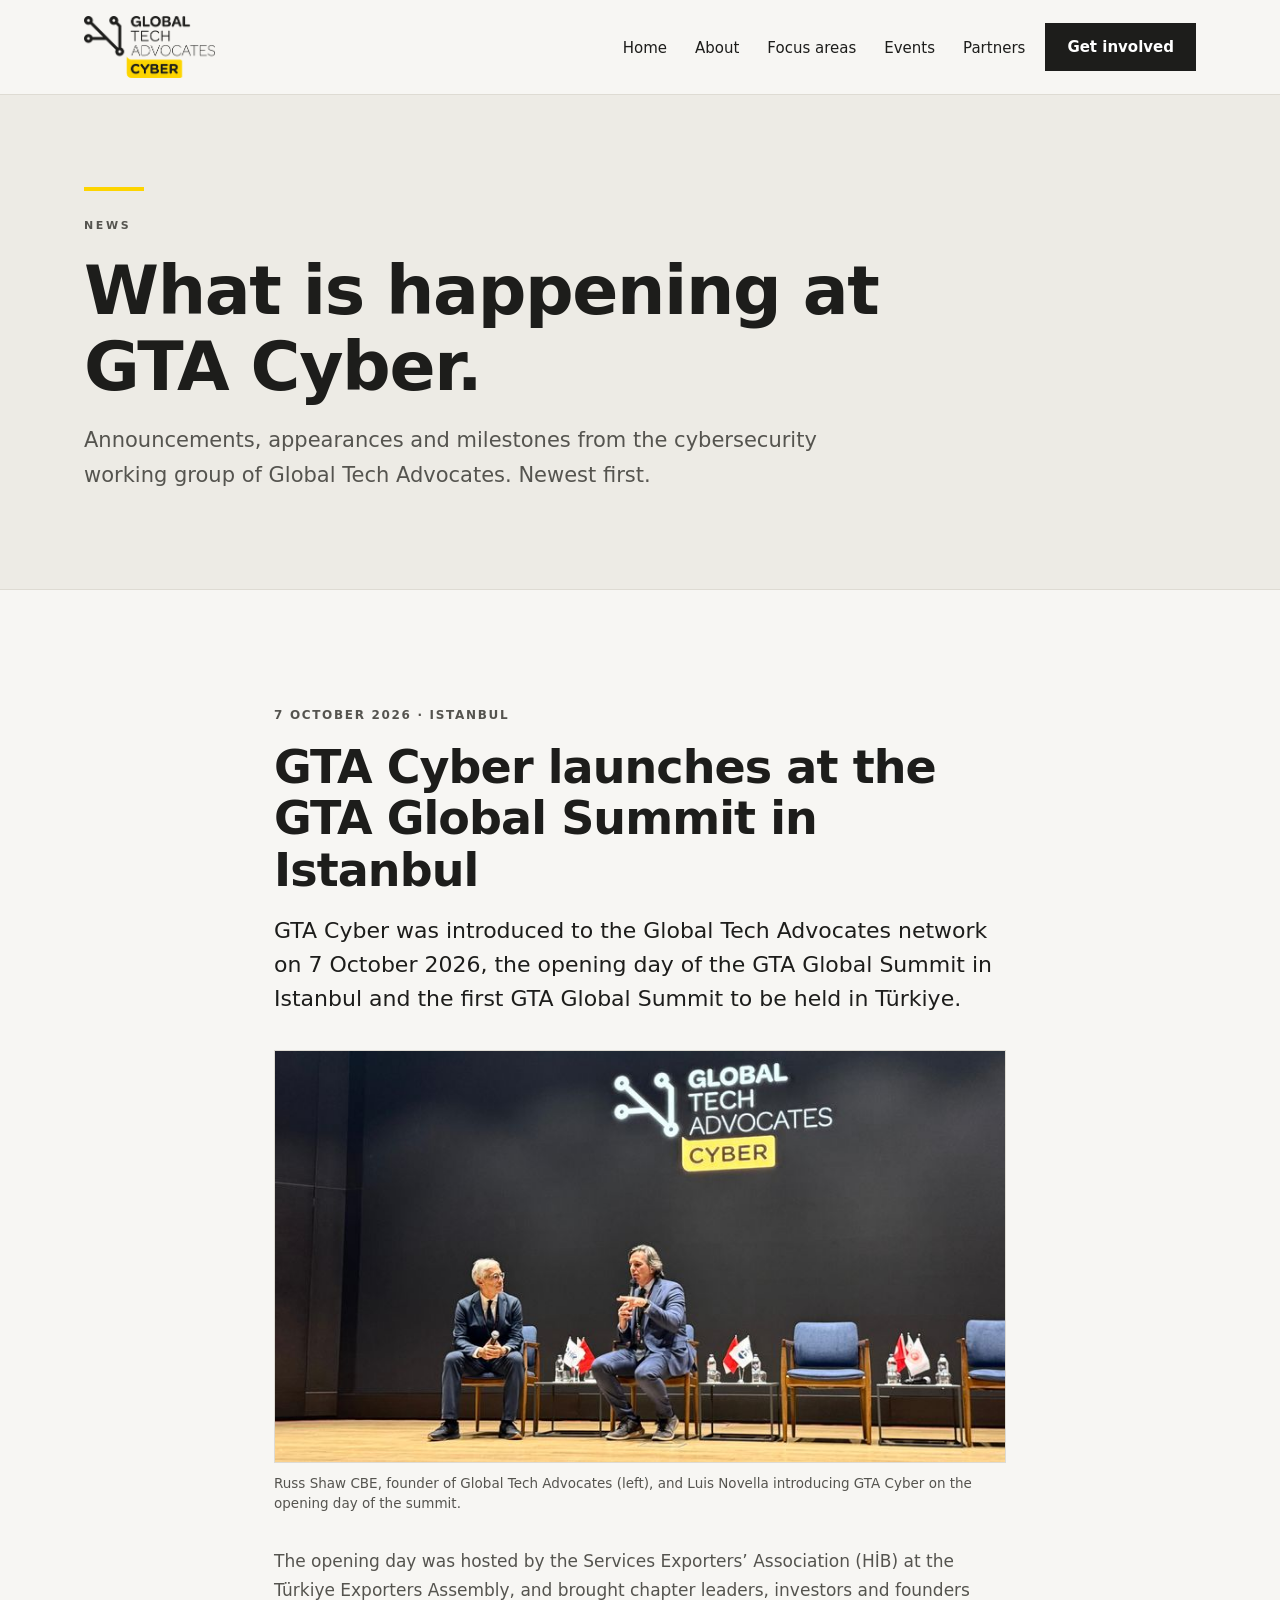
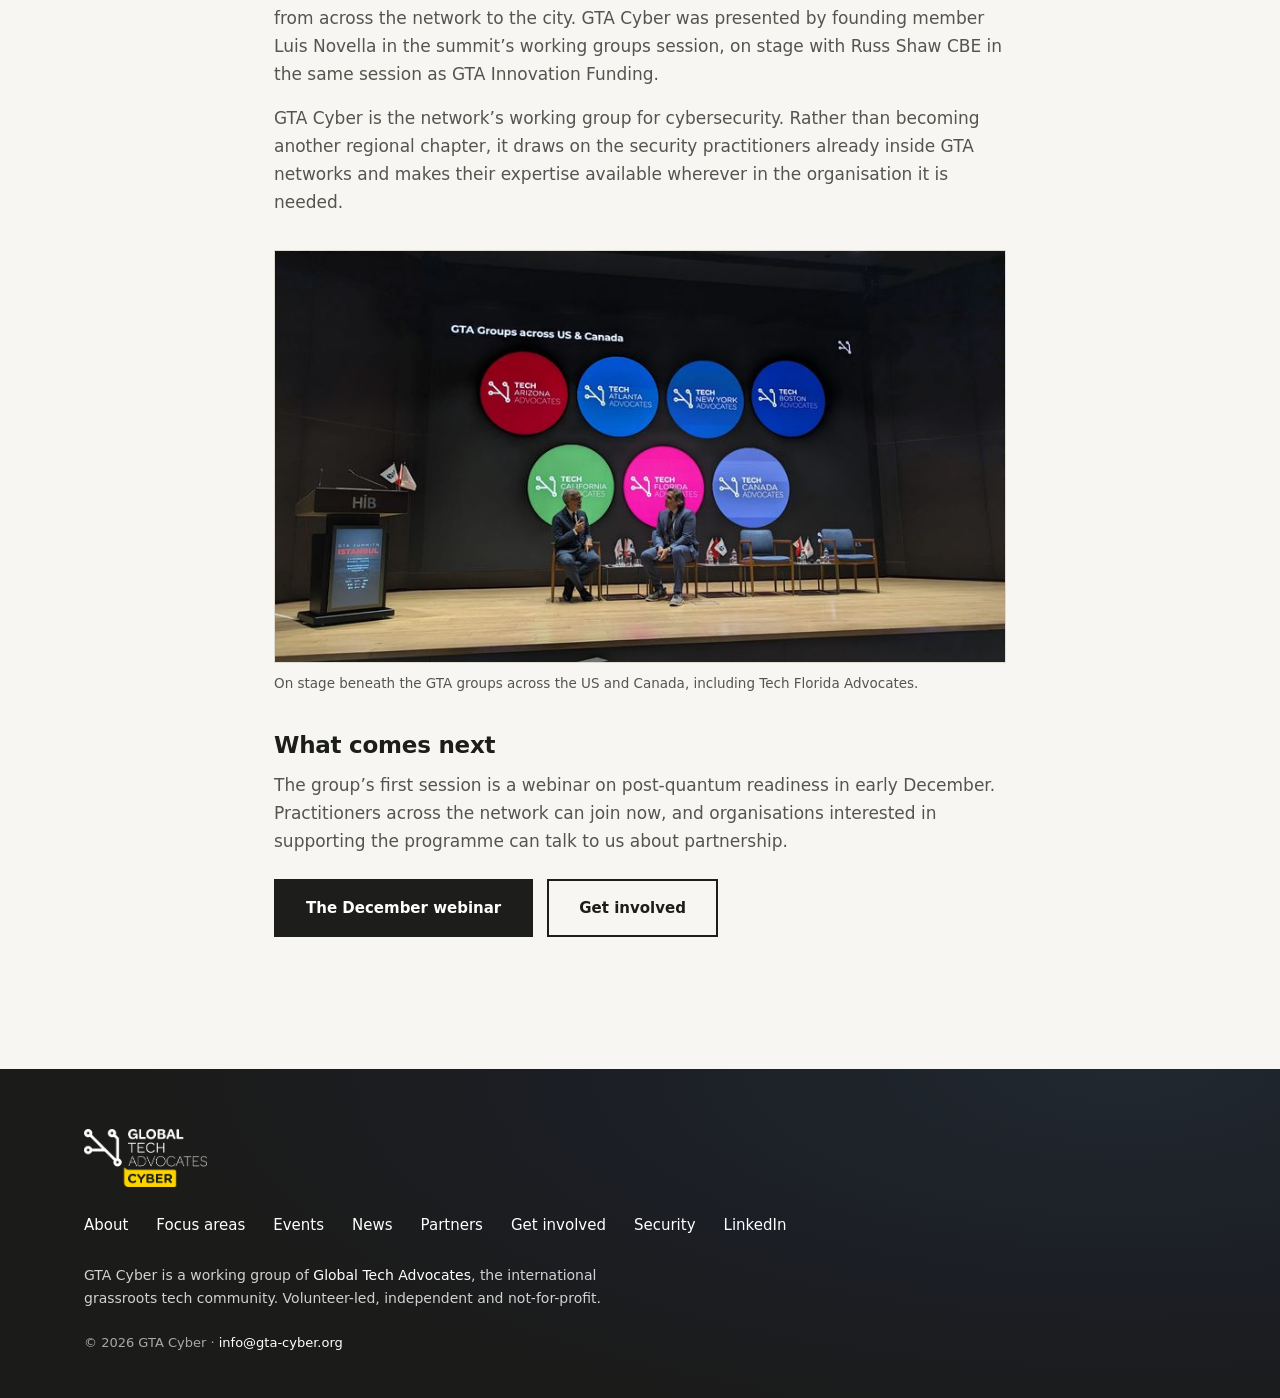
<file: news.html>
<!DOCTYPE html>
<html lang="en-GB">
<head>
<meta charset="utf-8" />
<meta name="viewport" content="width=device-width, initial-scale=1" />
<title>News | GTA Cyber</title>
<meta name="description" content="GTA Cyber launched on 7 October 2026 at the GTA Global Summit in Istanbul, the first held in Türkiye. News and announcements from the group." />
<link rel="canonical" href="https://gta-cyber.org/news" />
<meta property="og:type" content="article" />
<meta property="og:site_name" content="GTA Cyber" />
<meta property="og:title" content="News | GTA Cyber" />
<meta property="og:description" content="GTA Cyber launched on 7 October 2026 at the GTA Global Summit in Istanbul, the first held in Türkiye. News and announcements from the group." />
<meta property="og:url" content="https://gta-cyber.org/news" />
<meta property="og:image" content="https://gta-cyber.org/assets/news/istanbul-2026-og.jpg" />
<meta property="og:image:width" content="1200" />
<meta property="og:image:height" content="630" />
<meta name="twitter:card" content="summary_large_image" />
<meta name="theme-color" content="#F7F6F3" />
<link rel="icon" href="/assets/favicon.ico" sizes="any" />
<link rel="icon" type="image/png" sizes="32x32" href="/assets/favicon-32.png" />
<link rel="icon" type="image/png" sizes="512x512" href="/assets/favicon-512.png" />
<link rel="apple-touch-icon" href="/assets/apple-touch-icon.png" />
<link rel="stylesheet" href="/assets/styles.css" />
<script type="application/ld+json">
{
  "@context":"https://schema.org",
  "@type":"NewsArticle",
  "@id":"https://gta-cyber.org/news#istanbul-2026",
  "headline":"GTA Cyber launches at the GTA Global Summit in Istanbul",
  "datePublished":"2026-10-08",
  "dateModified":"2026-10-08",
  "image":["https://gta-cyber.org/assets/news/istanbul-2026-gta-cyber-1600.jpg","https://gta-cyber.org/assets/news/istanbul-2026-og.jpg"],
  "mainEntityOfPage":"https://gta-cyber.org/news",
  "author":{"@type":"Organization","name":"GTA Cyber","url":"https://gta-cyber.org/"},
  "publisher":{"@type":"Organization","name":"GTA Cyber","url":"https://gta-cyber.org/","logo":{"@type":"ImageObject","url":"https://gta-cyber.org/assets/gta-cyber-logo.png"}},
  "about":{"@type":"Event","name":"GTA Global Summit 2026 Istanbul","startDate":"2026-10-07","endDate":"2026-10-09","eventAttendanceMode":"https://schema.org/OfflineEventAttendanceMode","location":{"@type":"Place","name":"Istanbul","address":{"@type":"PostalAddress","addressLocality":"Istanbul","addressCountry":"TR"}},"organizer":{"@type":"Organization","name":"Global Tech Advocates","url":"https://www.globaltechadvocates.org/"}}
}
</script>
</head>
<body>
<a class="skip" href="#main">Skip to main content</a>

<header class="site-header" id="siteHeader">
  <div class="wrap">
    <nav class="nav" aria-label="Primary">
      <a class="nav__logo" href="/"><img src="/assets/gta-cyber-logo.png" alt="GTA Cyber, Global Tech Advocates" width="279" height="132" /></a>
      <ul class="nav__links">
        <li><a href="/">Home</a></li>
        <li><a href="/about">About</a></li>
        <li><a href="/focus-areas">Focus areas</a></li>
        <li><a href="/events">Events</a></li>
        <li><a href="/partners">Partners</a></li>
      </ul>
      <a class="nav__cta" href="/get-involved">Get involved</a>
      <button class="nav__toggle" id="navToggle" aria-expanded="false" aria-controls="navPanel">
        <span class="sr-only">Open menu</span>
        <svg viewBox="0 0 24 24" aria-hidden="true"><path d="M3 6h18M3 12h18M3 18h18" stroke-linecap="round"/></svg>
      </button>
    </nav>
    <div class="nav__panel" id="navPanel">
      <ul>
        <li><a href="/">Home</a></li>
        <li><a href="/about">About</a></li>
        <li><a href="/focus-areas">Focus areas</a></li>
        <li><a href="/events">Events</a></li>
        <li><a href="/partners">Partners</a></li>
        <li><a href="/get-involved">Get involved</a></li>
      </ul>
    </div>
  </div>
</header>

<main id="main">

  <section class="phero">
    <div class="wrap">
      <div class="rule" aria-hidden="true"></div>
      <span class="eyebrow">News</span>
      <h1>What is happening at GTA Cyber.</h1>
      <p>Announcements, appearances and milestones from the cybersecurity working group of Global Tech Advocates. Newest first.</p>
    </div>
  </section>

  <section class="pad">
    <div class="wrap wrap--narrow">
      <article class="article" id="istanbul-2026">
        <p class="article__meta"><time datetime="2026-10-07">7 October 2026</time> &middot; Istanbul</p>
        <h2>GTA Cyber launches at the GTA Global Summit in Istanbul</h2>
        <p class="lead">GTA Cyber was introduced to the Global Tech Advocates network on 7 October 2026, the opening day of the GTA Global Summit in Istanbul and the first GTA Global Summit to be held in Türkiye.</p>

        <figure class="article__fig">
          <img src="/assets/news/istanbul-2026-gta-cyber-1600.jpg" srcset="/assets/news/istanbul-2026-gta-cyber-800.jpg 800w, /assets/news/istanbul-2026-gta-cyber-1600.jpg 1600w" sizes="(min-width: 820px) 732px, 100vw" width="1600" height="900" alt="Russ Shaw and Luis Novella seated on stage in front of a large illuminated GTA Cyber logo, Luis speaking into a microphone." />
          <figcaption>Russ Shaw CBE, founder of Global Tech Advocates (left), and Luis Novella introducing GTA Cyber on the opening day of the summit.</figcaption>
        </figure>

        <p>The opening day was hosted by the Services Exporters&rsquo; Association (H&#304;B) at the T&uuml;rkiye Exporters Assembly, and brought chapter leaders, investors and founders from across the network to the city. GTA Cyber was presented by founding member Luis Novella in the summit&rsquo;s working groups session, on stage with Russ Shaw CBE in the same session as GTA Innovation Funding.</p>
        <p>GTA Cyber is the network&rsquo;s working group for cybersecurity. Rather than becoming another regional chapter, it draws on the security practitioners already inside GTA networks and makes their expertise available wherever in the organisation it is needed.</p>

        <figure class="article__fig">
          <img src="/assets/news/istanbul-2026-world-tour-1600.jpg" srcset="/assets/news/istanbul-2026-world-tour-800.jpg 800w, /assets/news/istanbul-2026-world-tour-1600.jpg 1600w" sizes="(min-width: 820px) 732px, 100vw" width="1600" height="900" loading="lazy" decoding="async" alt="Wide view of the summit stage: Russ Shaw and Luis Novella in conversation beneath a screen showing the GTA groups across the US and Canada, with the GTA Summit Istanbul lectern to the left." />
          <figcaption>On stage beneath the GTA groups across the US and Canada, including Tech Florida Advocates.</figcaption>
        </figure>

        <h3>What comes next</h3>
        <p>The group&rsquo;s first session is a webinar on post-quantum readiness in early December. Practitioners across the network can join now, and organisations interested in supporting the programme can talk to us about partnership.</p>
        <p class="u-row u-mt24">
          <a class="btn" href="/events">The December webinar</a>
          <a class="btn btn--ghost" href="/get-involved">Get involved</a>
        </p>
      </article>
    </div>
  </section>

</main>

<footer class="site-footer">
  <div class="wrap">
    <a class="foot__logo" href="/" aria-label="GTA Cyber home"><img src="/assets/gta-cyber-logo-light.png" alt="GTA Cyber" width="279" height="132" /></a>
    <ul class="foot__links">
      <li><a href="/about">About</a></li>
      <li><a href="/focus-areas">Focus areas</a></li>
      <li><a href="/events">Events</a></li>
      <li><a href="/news">News</a></li>
      <li><a href="/partners">Partners</a></li>
      <li><a href="/get-involved">Get involved</a></li>
      <li><a href="/security-policy">Security</a></li>
      <li><a href="https://www.linkedin.com/company/gta-cyber">LinkedIn</a></li>
    </ul>
    <p class="foot__parent">GTA Cyber is a working group of <a href="https://www.globaltechadvocates.org/">Global Tech Advocates</a>, the international grassroots tech community. Volunteer-led, independent and not-for-profit.</p>
    <p class="foot__cr">&copy; <span id="yr">2026</span> GTA Cyber &middot; <a href="mailto:info@gta-cyber.org">info@gta-cyber.org</a></p>
  </div>
</footer>
<script src="/assets/site.js"></script>
</body>
</html>
</file>
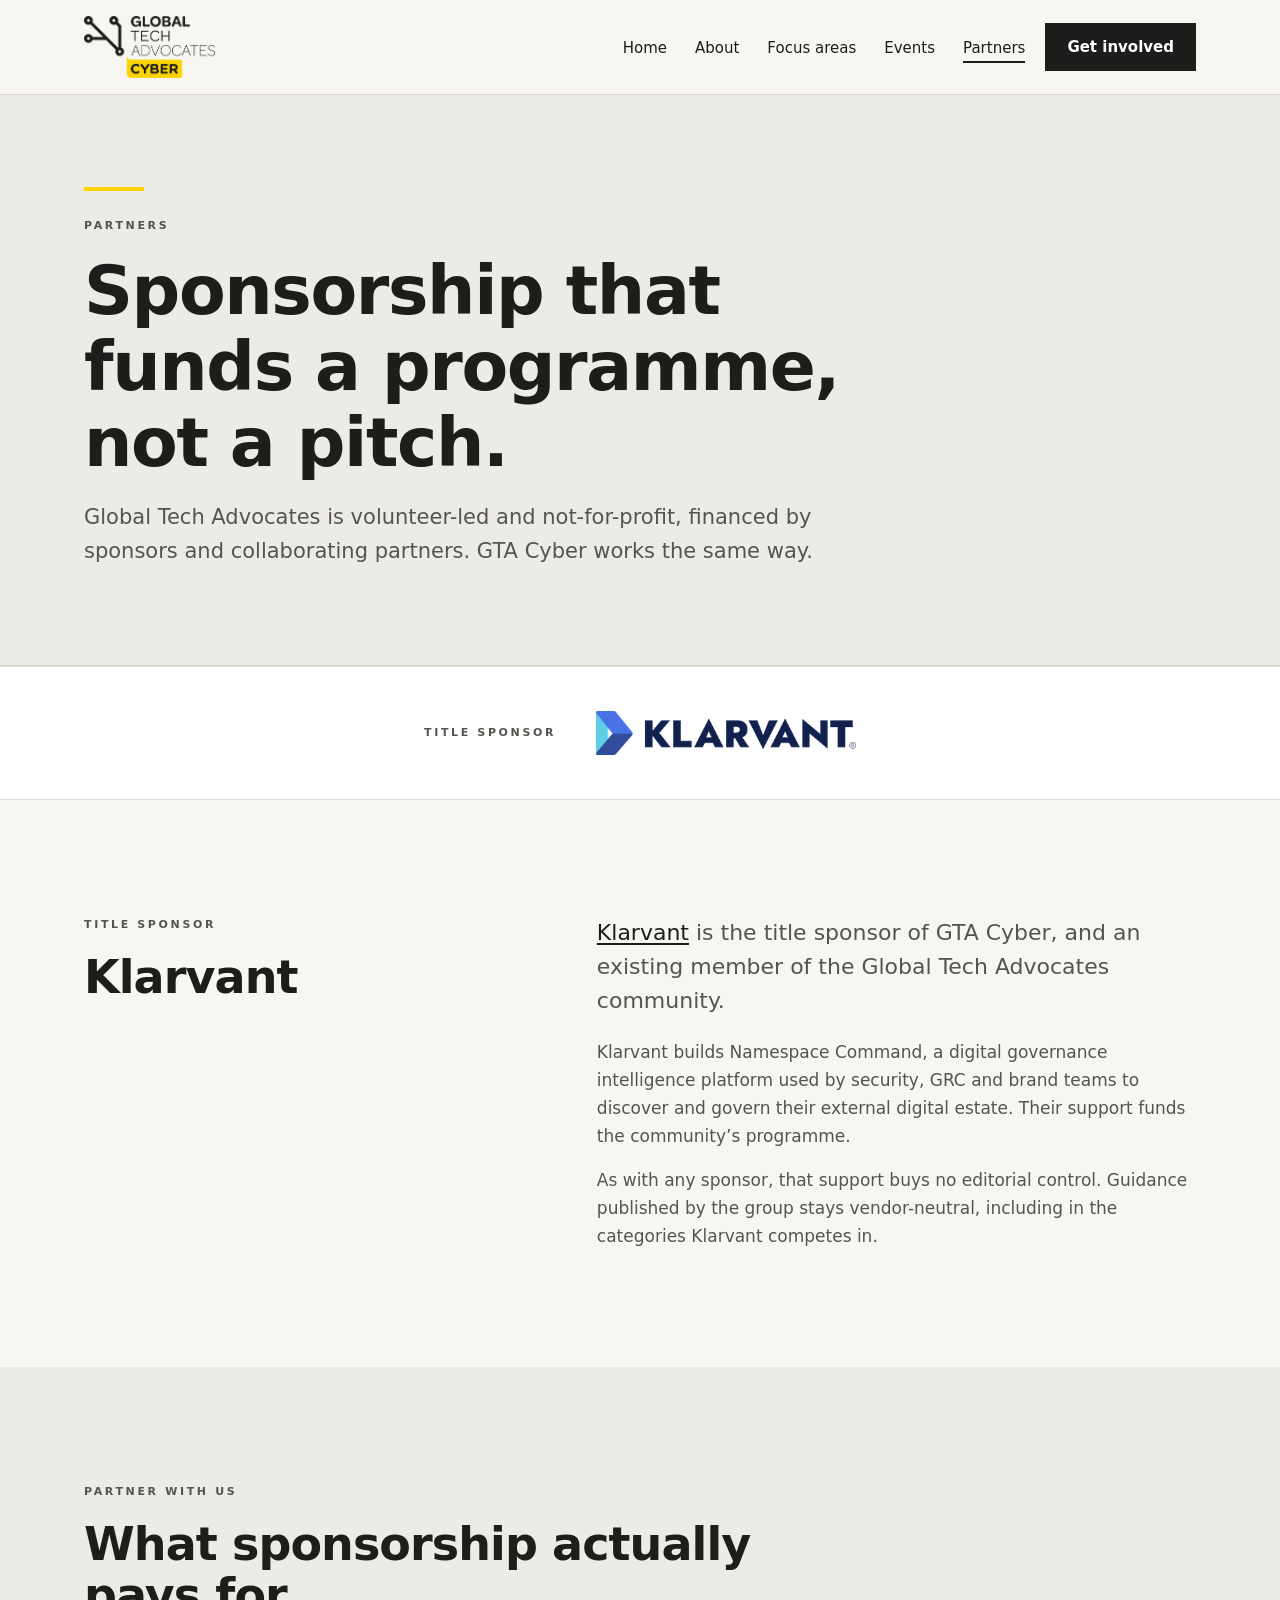
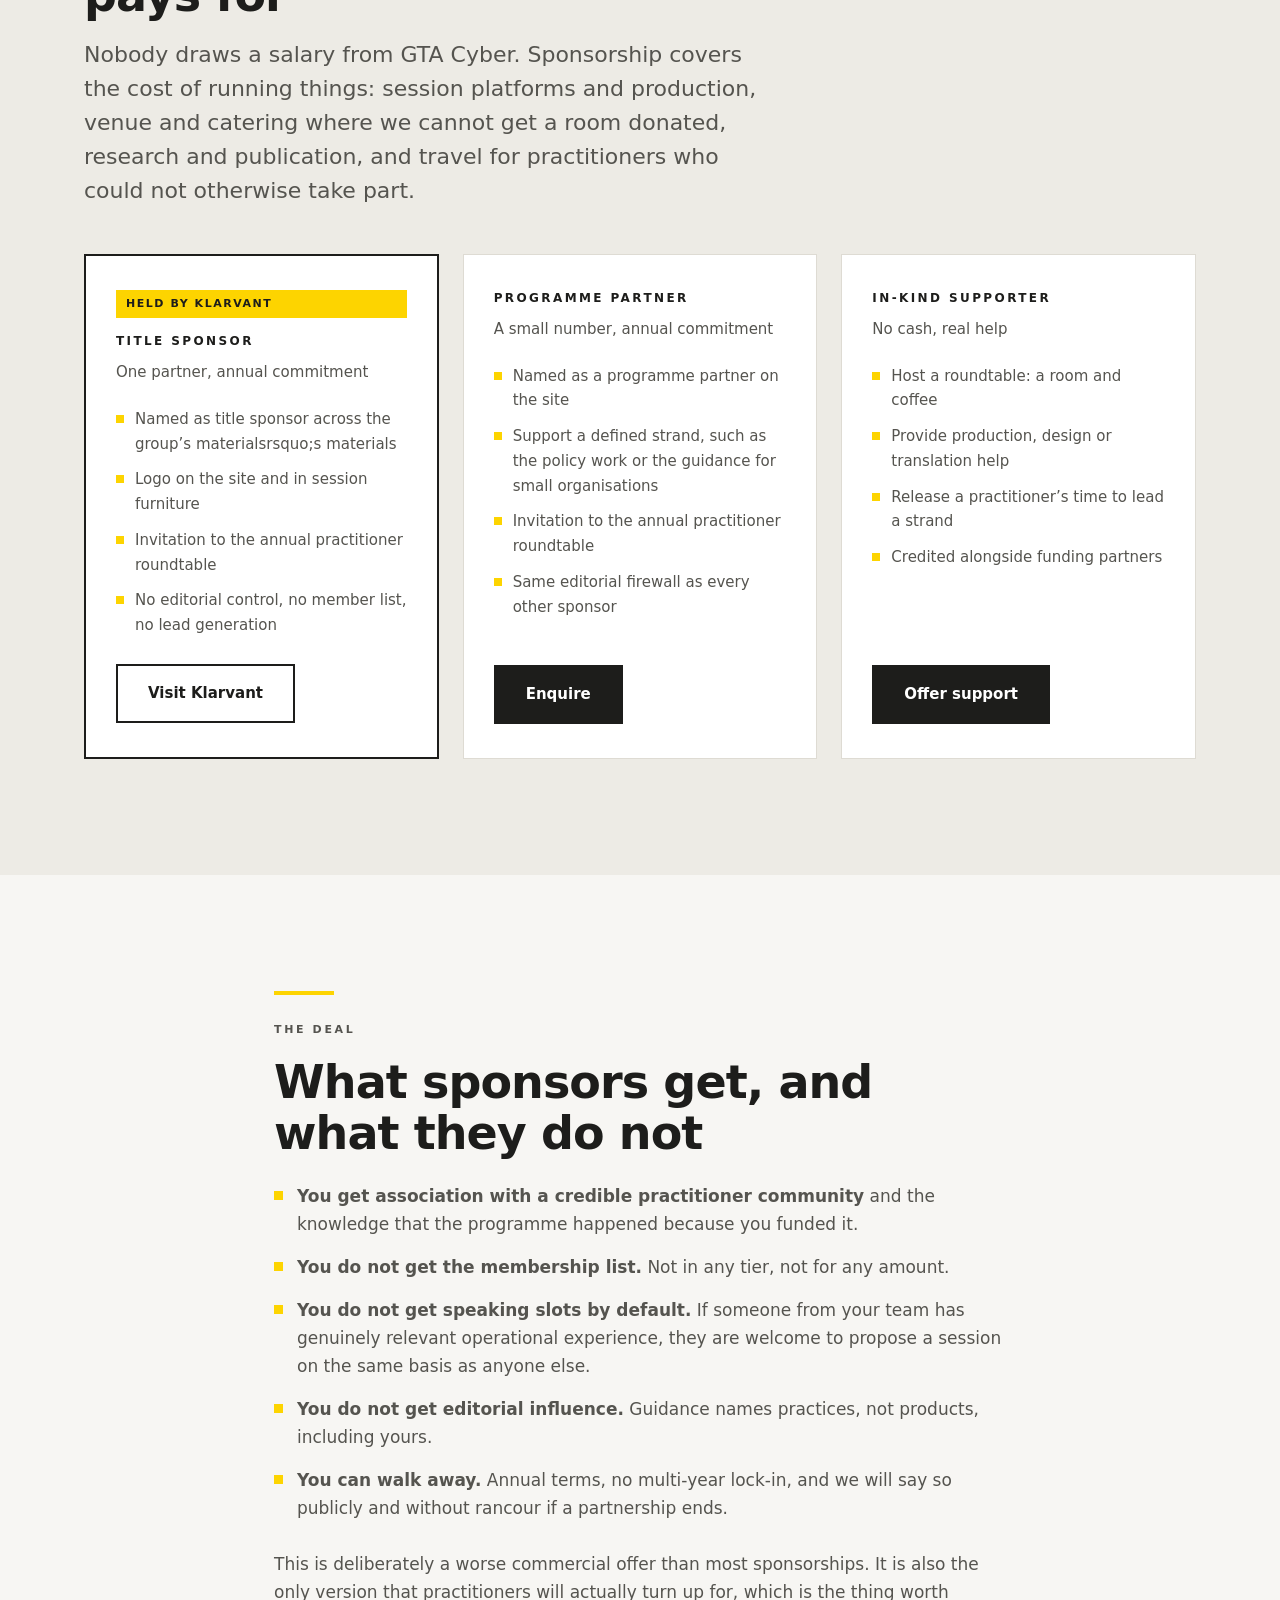
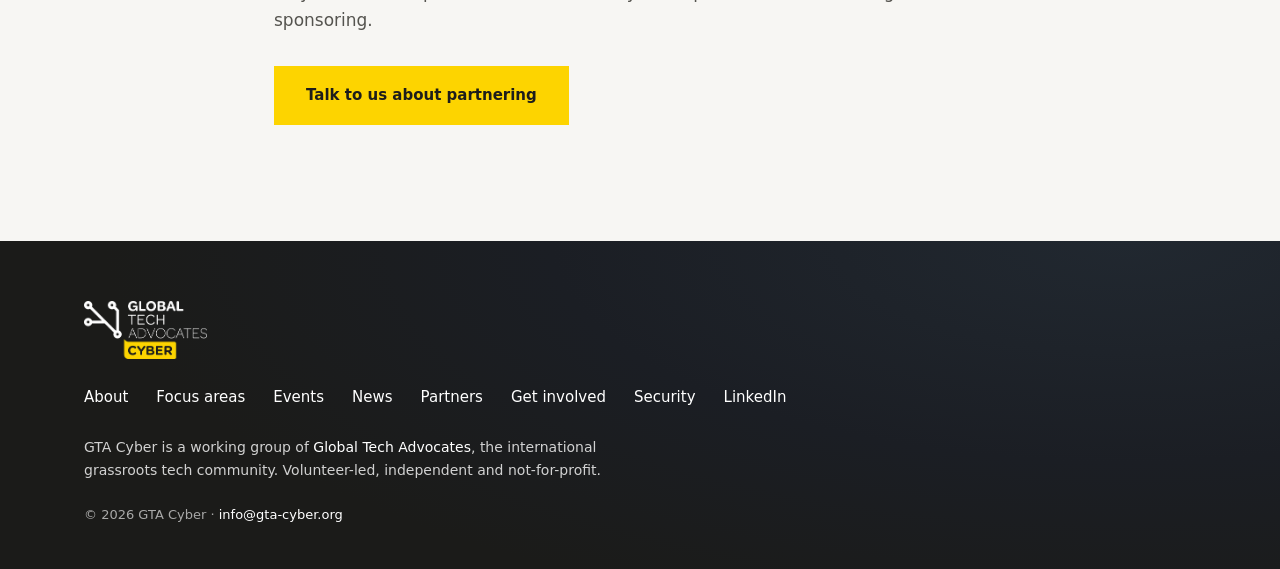
<file: partners.html>
<!DOCTYPE html>
<html lang="en-GB">
<head>
<meta charset="utf-8" />
<meta name="viewport" content="width=device-width, initial-scale=1" />
<title>Partners and sponsorship | GTA Cyber</title>
<meta name="description" content="GTA Cyber is volunteer-led and sponsor-funded, with Klarvant as title sponsor. What sponsorship pays for, and how to partner with us." />
<link rel="canonical" href="https://gta-cyber.org/partners" />
<meta property="og:type" content="website" />
<meta property="og:site_name" content="GTA Cyber" />
<meta property="og:title" content="Partners and sponsorship | GTA Cyber" />
<meta property="og:description" content="GTA Cyber is volunteer-led and sponsor-funded, with Klarvant as title sponsor. What sponsorship pays for, and how to partner with us." />
<meta property="og:url" content="https://gta-cyber.org/partners" />
<meta property="og:image" content="https://gta-cyber.org/assets/og-image.png" />
<meta property="og:image:width" content="1200" />
<meta property="og:image:height" content="630" />
<meta name="twitter:card" content="summary_large_image" />
<meta name="theme-color" content="#F7F6F3" />
<link rel="icon" href="/assets/favicon.ico" sizes="any" />
<link rel="icon" type="image/png" sizes="32x32" href="/assets/favicon-32.png" />
<link rel="icon" type="image/png" sizes="512x512" href="/assets/favicon-512.png" />
<link rel="apple-touch-icon" href="/assets/apple-touch-icon.png" />
<link rel="stylesheet" href="/assets/styles.css" />
</head>
<body>
<a class="skip" href="#main">Skip to main content</a>

<header class="site-header" id="siteHeader">
  <div class="wrap">
    <nav class="nav" aria-label="Primary">
      <a class="nav__logo" href="/"><img src="/assets/gta-cyber-logo.png" alt="GTA Cyber, Global Tech Advocates" width="279" height="132" /></a>
      <ul class="nav__links">
        <li><a href="/">Home</a></li>
        <li><a href="/about">About</a></li>
        <li><a href="/focus-areas">Focus areas</a></li>
        <li><a href="/events">Events</a></li>
        <li><a href="/partners" aria-current="page">Partners</a></li>
      </ul>
      <a class="nav__cta" href="/get-involved">Get involved</a>
      <button class="nav__toggle" id="navToggle" aria-expanded="false" aria-controls="navPanel">
        <span class="sr-only">Open menu</span>
        <svg viewBox="0 0 24 24" aria-hidden="true"><path d="M3 6h18M3 12h18M3 18h18" stroke-linecap="round"/></svg>
      </button>
    </nav>
    <div class="nav__panel" id="navPanel">
      <ul>
        <li><a href="/">Home</a></li>
        <li><a href="/about">About</a></li>
        <li><a href="/focus-areas">Focus areas</a></li>
        <li><a href="/events">Events</a></li>
        <li><a href="/partners">Partners</a></li>
        <li><a href="/get-involved">Get involved</a></li>
      </ul>
    </div>
  </div>
</header>

<main id="main">

  <section class="phero">
    <div class="wrap">
      <div class="rule" aria-hidden="true"></div>
      <span class="eyebrow">Partners</span>
      <h1>Sponsorship that funds a programme, not a pitch.</h1>
      <p>Global Tech Advocates is volunteer-led and not-for-profit, financed by sponsors and collaborating partners. GTA Cyber works the same way.</p>
    </div>
  </section>

  <section class="sponsor" aria-label="Title sponsor">
    <div class="wrap sponsor__inner">
      <span class="sponsor__label">Title sponsor</span>
      <a class="sponsor__logo" href="https://klarvant.com/" aria-label="Klarvant, title sponsor of GTA Cyber"><img src="/assets/partners/klarvant.png" alt="Klarvant" width="378" height="64" /></a>
    </div>
  </section>

  <section class="pad">
    <div class="wrap split">
      <div>
        <span class="eyebrow">Title sponsor</span>
        <h2>Klarvant</h2>
      </div>
      <div>
        <p class="lead"><a href="https://klarvant.com/">Klarvant</a> is the title sponsor of GTA Cyber, and an existing member of the Global Tech Advocates community.</p>
        <p class="u-mt20 u-muted">Klarvant builds Namespace Command, a digital governance intelligence platform used by security, GRC and brand teams to discover and govern their external digital estate. Their support funds the community&rsquo;s programme.</p>
        <p class="u-mt16 u-muted">As with any sponsor, that support buys no editorial control. Guidance published by the group stays vendor-neutral, including in the categories Klarvant competes in.</p>
      </div>
    </div>
  </section>

  <section class="pad sand">
    <div class="wrap">
      <div class="sec-head">
        <span class="eyebrow">Partner with us</span>
        <h2>What sponsorship actually pays for</h2>
        <p class="lead">Nobody draws a salary from GTA Cyber. Sponsorship covers the cost of running things: session platforms and production, venue and catering where we cannot get a room donated, research and publication, and travel for practitioners who could not otherwise take part.</p>
      </div>
      <div class="tiers">
        <div class="tier tier--lead">
          <span class="tier__taken">Held by Klarvant</span>
          <span class="tier__name">Title sponsor</span>
          <p class="tier__tag">One partner, annual commitment</p>
          <ul>
            <li><span class="dot" aria-hidden="true"></span>Named as title sponsor across the group&rsquo;s materialsrsquo;s materials</li>
            <li><span class="dot" aria-hidden="true"></span>Logo on the site and in session furniture</li>
            <li><span class="dot" aria-hidden="true"></span>Invitation to the annual practitioner roundtable</li>
            <li><span class="dot" aria-hidden="true"></span>No editorial control, no member list, no lead generation</li>
          </ul>
          <a class="btn btn--ghost" href="https://klarvant.com/">Visit Klarvant</a>
        </div>
        <div class="tier">
          <span class="tier__name">Programme partner</span>
          <p class="tier__tag">A small number, annual commitment</p>
          <ul>
            <li><span class="dot" aria-hidden="true"></span>Named as a programme partner on the site</li>
            <li><span class="dot" aria-hidden="true"></span>Support a defined strand, such as the policy work or the guidance for small organisations</li>
            <li><span class="dot" aria-hidden="true"></span>Invitation to the annual practitioner roundtable</li>
            <li><span class="dot" aria-hidden="true"></span>Same editorial firewall as every other sponsor</li>
          </ul>
          <a class="btn" href="/get-involved?interest=sponsorship">Enquire</a>
        </div>
        <div class="tier">
          <span class="tier__name">In-kind supporter</span>
          <p class="tier__tag">No cash, real help</p>
          <ul>
            <li><span class="dot" aria-hidden="true"></span>Host a roundtable: a room and coffee</li>
            <li><span class="dot" aria-hidden="true"></span>Provide production, design or translation help</li>
            <li><span class="dot" aria-hidden="true"></span>Release a practitioner&rsquo;s time to lead a strand</li>
            <li><span class="dot" aria-hidden="true"></span>Credited alongside funding partners</li>
          </ul>
          <a class="btn" href="/get-involved?interest=sponsorship">Offer support</a>
        </div>
      </div>
    </div>
  </section>

  <section class="pad">
    <div class="wrap wrap--narrow">
      <div class="rule" aria-hidden="true"></div>
      <span class="eyebrow">The deal</span>
      <h2 class="u-mb22">What sponsors get, and what they do not</h2>
      <ul class="list">
        <li><span class="dot" aria-hidden="true"></span><span><strong>You get association with a credible practitioner community</strong> and the knowledge that the programme happened because you funded it.</span></li>
        <li><span class="dot" aria-hidden="true"></span><span><strong>You do not get the membership list.</strong> Not in any tier, not for any amount.</span></li>
        <li><span class="dot" aria-hidden="true"></span><span><strong>You do not get speaking slots by default.</strong> If someone from your team has genuinely relevant operational experience, they are welcome to propose a session on the same basis as anyone else.</span></li>
        <li><span class="dot" aria-hidden="true"></span><span><strong>You do not get editorial influence.</strong> Guidance names practices, not products, including yours.</span></li>
        <li><span class="dot" aria-hidden="true"></span><span><strong>You can walk away.</strong> Annual terms, no multi-year lock-in, and we will say so publicly and without rancour if a partnership ends.</span></li>
      </ul>
      <p class="u-mt28 u-muted">This is deliberately a worse commercial offer than most sponsorships. It is also the only version that practitioners will actually turn up for, which is the thing worth sponsoring.</p>
      <p class="u-mt32"><a class="btn btn--yellow" href="/get-involved?interest=sponsorship">Talk to us about partnering</a></p>
    </div>
  </section>

</main>

<footer class="site-footer">
  <div class="wrap">
    <a class="foot__logo" href="/" aria-label="GTA Cyber home"><img src="/assets/gta-cyber-logo-light.png" alt="GTA Cyber" width="279" height="132" /></a>
    <ul class="foot__links">
      <li><a href="/about">About</a></li>
      <li><a href="/focus-areas">Focus areas</a></li>
      <li><a href="/events">Events</a></li>
      <li><a href="/news">News</a></li>
      <li><a href="/partners">Partners</a></li>
      <li><a href="/get-involved">Get involved</a></li>
      <li><a href="/security-policy">Security</a></li>
      <li><a href="https://www.linkedin.com/company/gta-cyber">LinkedIn</a></li>
    </ul>
    <p class="foot__parent">GTA Cyber is a working group of <a href="https://www.globaltechadvocates.org/">Global Tech Advocates</a>, the international grassroots tech community. Volunteer-led, independent and not-for-profit.</p>
    <p class="foot__cr">&copy; <span id="yr">2026</span> GTA Cyber &middot; <a href="mailto:info@gta-cyber.org">info@gta-cyber.org</a></p>
  </div>
</footer>
<script src="/assets/site.js"></script>
</body>
</html>
</file>
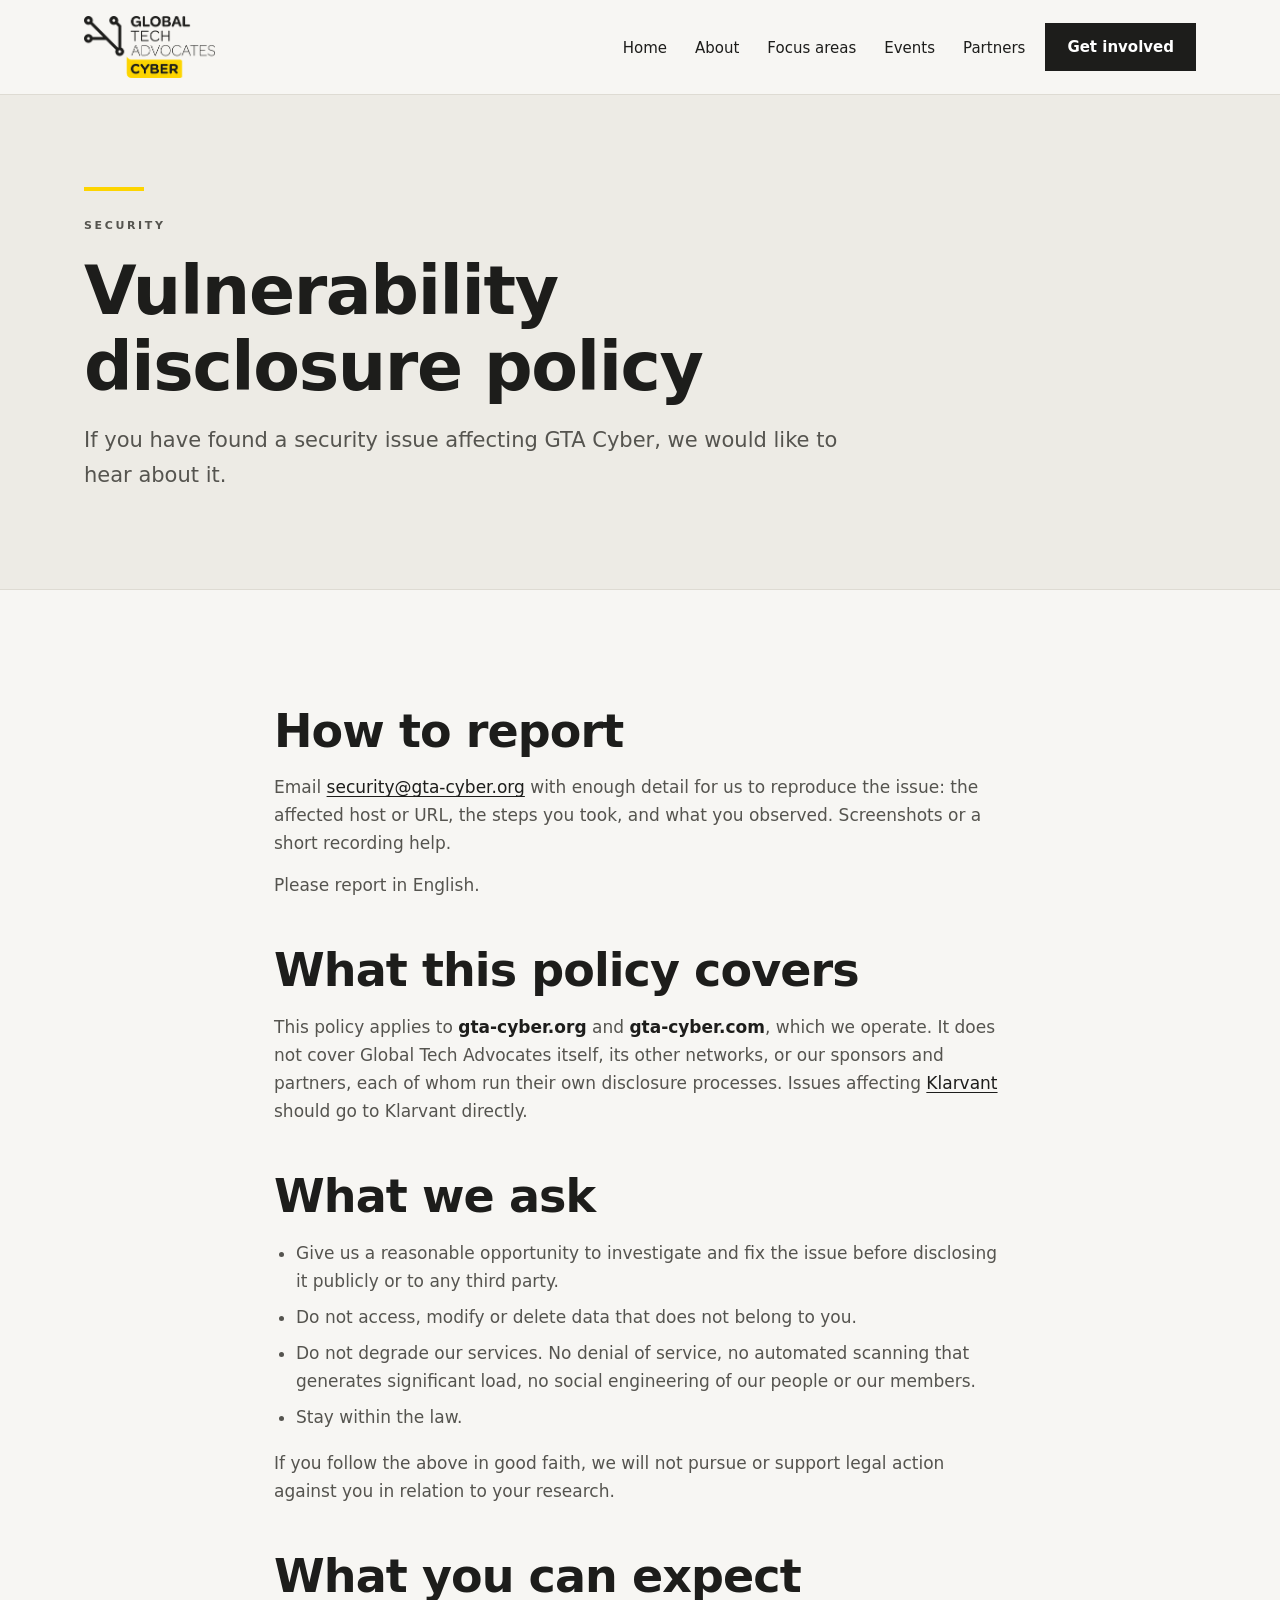
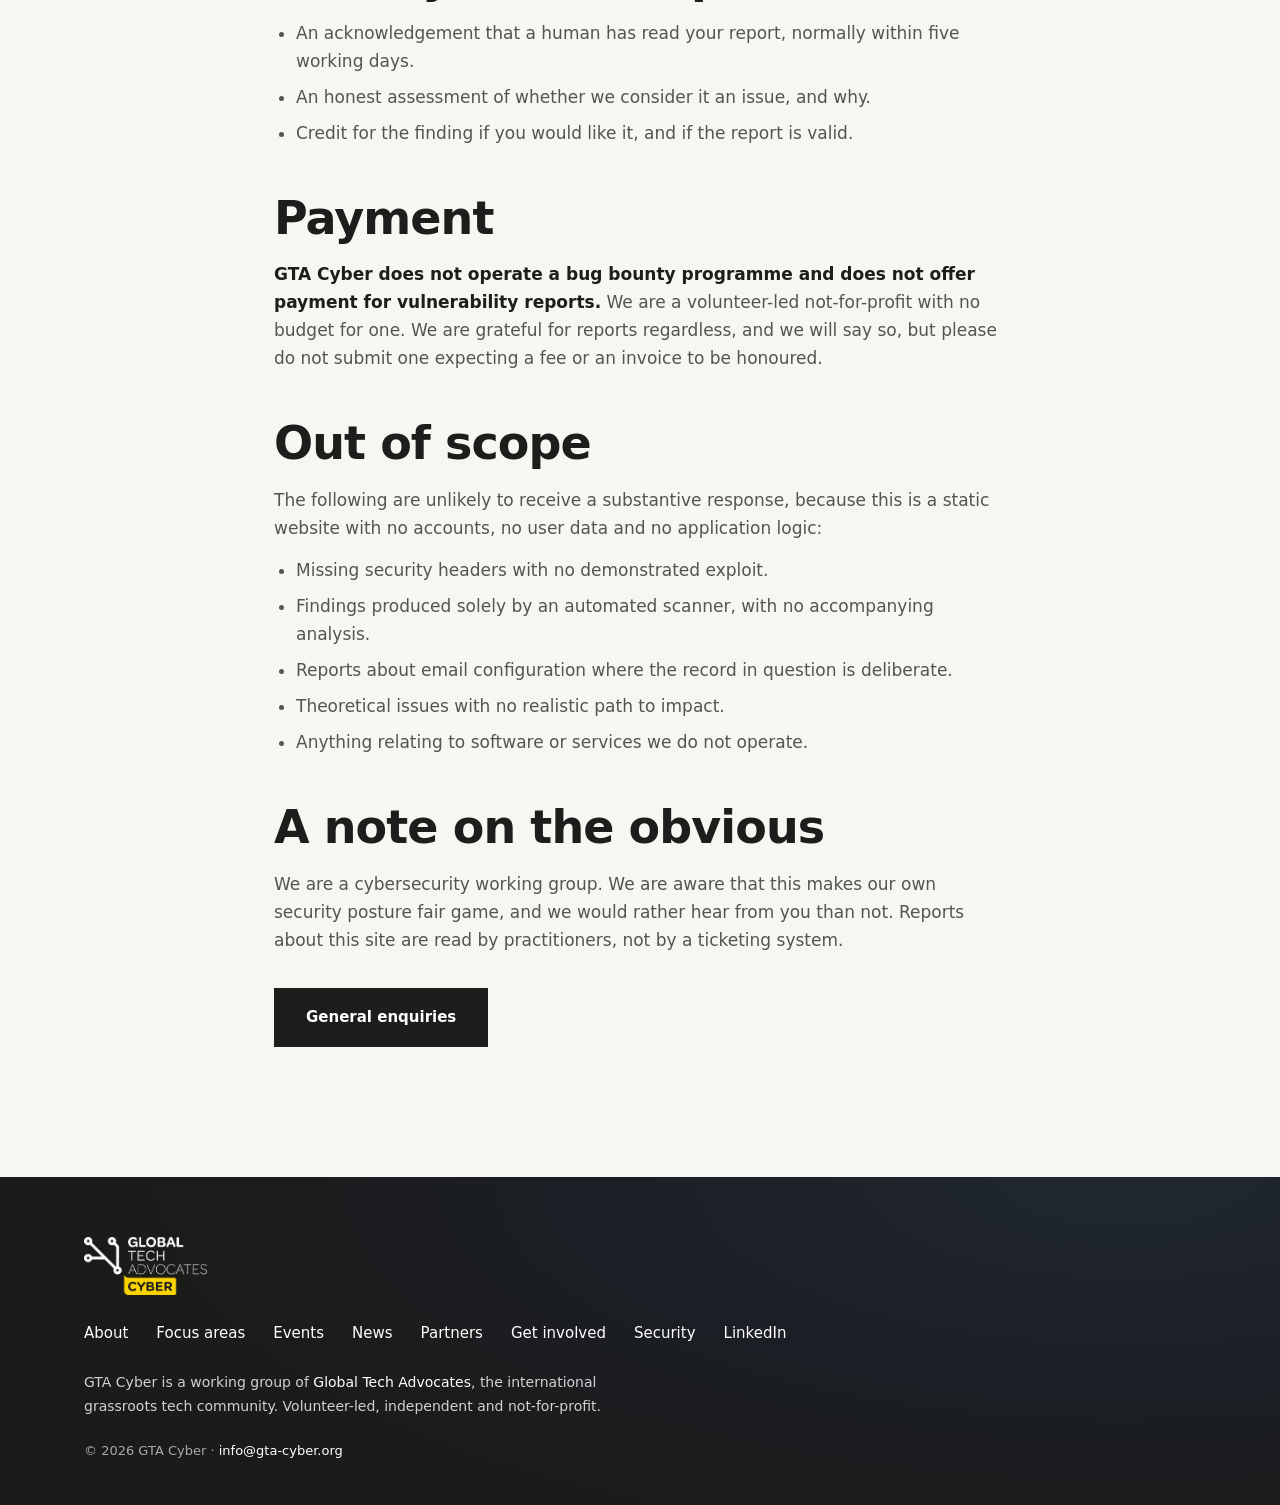
<file: security-policy.html>
<!DOCTYPE html>
<html lang="en-GB">
<head>
<meta charset="utf-8" />
<meta name="viewport" content="width=device-width, initial-scale=1" />
<title>Vulnerability disclosure policy | GTA Cyber</title>
<meta name="description" content="How to report a security vulnerability affecting GTA Cyber, what we ask of researchers, what you can expect from us, and our position on payment." />
<link rel="canonical" href="https://gta-cyber.org/security-policy" />
<meta property="og:type" content="website" />
<meta property="og:site_name" content="GTA Cyber" />
<meta property="og:title" content="Vulnerability disclosure policy | GTA Cyber" />
<meta property="og:description" content="How to report a security vulnerability affecting GTA Cyber, what we ask of researchers, what you can expect from us, and our position on payment." />
<meta property="og:url" content="https://gta-cyber.org/security-policy" />
<meta property="og:image" content="https://gta-cyber.org/assets/og-image.png" />
<meta property="og:image:width" content="1200" />
<meta property="og:image:height" content="630" />
<meta name="twitter:card" content="summary_large_image" />
<meta name="theme-color" content="#F7F6F3" />
<link rel="icon" href="/assets/favicon.ico" sizes="any" />
<link rel="icon" type="image/png" sizes="32x32" href="/assets/favicon-32.png" />
<link rel="icon" type="image/png" sizes="512x512" href="/assets/favicon-512.png" />
<link rel="apple-touch-icon" href="/assets/apple-touch-icon.png" />
<link rel="stylesheet" href="/assets/styles.css" />
<script type="application/ld+json">
{
  "@context":"https://schema.org",
  "@type":"WebPage",
  "url":"https://gta-cyber.org/security-policy",
  "name":"Vulnerability disclosure policy",
  "description":"How to report a security vulnerability affecting GTA Cyber, what researchers can expect in response, and our position on payment.",
  "publisher":{"@type":"Organization","name":"GTA Cyber","url":"https://gta-cyber.org/"}
}
</script>
</head>
<body>
<a class="skip" href="#main">Skip to main content</a>

<header class="site-header" id="siteHeader">
  <div class="wrap">
    <nav class="nav" aria-label="Primary">
      <a class="nav__logo" href="/"><img src="/assets/gta-cyber-logo.png" alt="GTA Cyber, Global Tech Advocates" width="279" height="132" /></a>
      <ul class="nav__links">
        <li><a href="/">Home</a></li>
        <li><a href="/about">About</a></li>
        <li><a href="/focus-areas">Focus areas</a></li>
        <li><a href="/events">Events</a></li>
        <li><a href="/partners">Partners</a></li>
      </ul>
      <a class="nav__cta" href="/get-involved">Get involved</a>
      <button class="nav__toggle" id="navToggle" aria-expanded="false" aria-controls="navPanel">
        <span class="sr-only">Open menu</span>
        <svg viewBox="0 0 24 24" aria-hidden="true"><path d="M3 6h18M3 12h18M3 18h18" stroke-linecap="round"/></svg>
      </button>
    </nav>
    <div class="nav__panel" id="navPanel">
      <ul>
        <li><a href="/">Home</a></li>
        <li><a href="/about">About</a></li>
        <li><a href="/focus-areas">Focus areas</a></li>
        <li><a href="/events">Events</a></li>
        <li><a href="/partners">Partners</a></li>
        <li><a href="/get-involved">Get involved</a></li>
      </ul>
    </div>
  </div>
</header>

<main id="main">

  <section class="phero">
    <div class="wrap">
      <div class="rule" aria-hidden="true"></div>
      <span class="eyebrow">Security</span>
      <h1>Vulnerability disclosure policy</h1>
      <p>If you have found a security issue affecting GTA Cyber, we would like to hear about it.</p>
    </div>
  </section>

  <section class="pad">
    <div class="wrap wrap--narrow">
      <div class="prose">
        <h2>How to report</h2>
        <p>Email <a href="mailto:security@gta-cyber.org">security@gta-cyber.org</a> with enough detail for us to reproduce the issue: the affected host or URL, the steps you took, and what you observed. Screenshots or a short recording help.</p>
        <p>Please report in English.</p>

        <h2>What this policy covers</h2>
        <p>This policy applies to <strong>gta-cyber.org</strong> and <strong>gta-cyber.com</strong>, which we operate. It does not cover Global Tech Advocates itself, its other networks, or our sponsors and partners, each of whom run their own disclosure processes. Issues affecting <a href="https://klarvant.com/">Klarvant</a> should go to Klarvant directly.</p>

        <h2>What we ask</h2>
        <ul>
          <li>Give us a reasonable opportunity to investigate and fix the issue before disclosing it publicly or to any third party.</li>
          <li>Do not access, modify or delete data that does not belong to you.</li>
          <li>Do not degrade our services. No denial of service, no automated scanning that generates significant load, no social engineering of our people or our members.</li>
          <li>Stay within the law.</li>
        </ul>
        <p>If you follow the above in good faith, we will not pursue or support legal action against you in relation to your research.</p>

        <h2>What you can expect</h2>
        <ul>
          <li>An acknowledgement that a human has read your report, normally within five working days.</li>
          <li>An honest assessment of whether we consider it an issue, and why.</li>
          <li>Credit for the finding if you would like it, and if the report is valid.</li>
        </ul>

        <h2>Payment</h2>
        <p><strong>GTA Cyber does not operate a bug bounty programme and does not offer payment for vulnerability reports.</strong> We are a volunteer-led not-for-profit with no budget for one. We are grateful for reports regardless, and we will say so, but please do not submit one expecting a fee or an invoice to be honoured.</p>

        <h2>Out of scope</h2>
        <p>The following are unlikely to receive a substantive response, because this is a static website with no accounts, no user data and no application logic:</p>
        <ul>
          <li>Missing security headers with no demonstrated exploit.</li>
          <li>Findings produced solely by an automated scanner, with no accompanying analysis.</li>
          <li>Reports about email configuration where the record in question is deliberate.</li>
          <li>Theoretical issues with no realistic path to impact.</li>
          <li>Anything relating to software or services we do not operate.</li>
        </ul>

        <h2>A note on the obvious</h2>
        <p>We are a cybersecurity working group. We are aware that this makes our own security posture fair game, and we would rather hear from you than not. Reports about this site are read by practitioners, not by a ticketing system.</p>

        <p class="u-mt34"><a class="btn" href="/get-involved">General enquiries</a></p>
      </div>
    </div>
  </section>

</main>

<footer class="site-footer">
  <div class="wrap">
    <a class="foot__logo" href="/" aria-label="GTA Cyber home"><img src="/assets/gta-cyber-logo-light.png" alt="GTA Cyber" width="279" height="132" /></a>
    <ul class="foot__links">
      <li><a href="/about">About</a></li>
      <li><a href="/focus-areas">Focus areas</a></li>
      <li><a href="/events">Events</a></li>
      <li><a href="/news">News</a></li>
      <li><a href="/partners">Partners</a></li>
      <li><a href="/get-involved">Get involved</a></li>
      <li><a href="/security-policy">Security</a></li>
      <li><a href="https://www.linkedin.com/company/gta-cyber">LinkedIn</a></li>
    </ul>
    <p class="foot__parent">GTA Cyber is a working group of <a href="https://www.globaltechadvocates.org/">Global Tech Advocates</a>, the international grassroots tech community. Volunteer-led, independent and not-for-profit.</p>
    <p class="foot__cr">&copy; <span id="yr">2026</span> GTA Cyber &middot; <a href="mailto:info@gta-cyber.org">info@gta-cyber.org</a></p>
  </div>
</footer>
<script src="/assets/site.js"></script>
</body>
</html>
</file>
<file: assets/styles.css>
/* GTA Cyber */

:root{
  --ink:#1D1D1B;
  --ink-deep:#141412;
  --yellow:#FDD400;
  --yellow-deep:#E8C200;
  --paper:#F7F6F3;
  --sand:#EDEBE5;
  --white:#FFFFFF;
  --muted:#55544F;
  --muted-light:rgba(255,255,255,.80);
  --line:#DEDBD3;
  --line-dark:rgba(255,255,255,.16);
  --klarvant:#11204D;
  --header-h:94px;
  --grad-hero:radial-gradient(125% 95% at 80% 8%, #283039 0%, #1D2229 38%, #17181B 72%);
  --grad-band:radial-gradient(120% 130% at 85% 0%, #232A32 0%, #1C2026 42%, #1A1A19 78%);
  --grad-foot:radial-gradient(100% 150% at 88% 0%, #212830 0%, #1B1E24 45%, #1B1B19 80%);
  --font:system-ui,-apple-system,"Segoe UI",Roboto,"Helvetica Neue",Arial,sans-serif;
}

*{box-sizing:border-box;margin:0;padding:0}
html{-webkit-text-size-adjust:100%;scroll-behavior:smooth}
@media(prefers-reduced-motion:reduce){html{scroll-behavior:auto}}
body{font-family:var(--font);color:var(--ink);background:var(--paper);
  line-height:1.65;font-size:17px;-webkit-font-smoothing:antialiased}
img{max-width:100%;height:auto;display:block}
a{color:var(--ink);text-underline-offset:3px}
a:focus-visible,button:focus-visible{outline:3px solid var(--ink);outline-offset:3px}
[id]{scroll-margin-top:calc(var(--header-h) + 24px)}

.wrap{width:100%;max-width:1160px;margin:0 auto;padding:0 24px}
.wrap--narrow{max-width:780px}
.pad{padding:80px 0}
@media(min-width:820px){.pad{padding:116px 0}}
.sr-only{position:absolute;width:1px;height:1px;overflow:hidden;clip:rect(0 0 0 0);white-space:nowrap}
.skip{position:absolute;left:-9999px}
.skip:focus{left:16px;top:16px;z-index:100;background:var(--white);padding:12px 18px;
  border:2px solid var(--ink)}

h1,h2,h3{line-height:1.12;letter-spacing:-.02em;font-weight:600}
h1{font-size:clamp(38px,5.6vw,68px)}
h2{font-size:clamp(28px,3.8vw,46px)}
h3{font-size:clamp(19px,2vw,23px);letter-spacing:-.01em}
p{max-width:68ch}
.lead{font-size:clamp(18px,2.1vw,22px);color:var(--muted);line-height:1.55}
.center{text-align:center}
.center p{margin-left:auto;margin-right:auto}

.eyebrow{display:block;font-size:11px;font-weight:700;letter-spacing:.24em;
  text-transform:uppercase;color:var(--muted);margin-bottom:18px}
.rule{height:4px;width:60px;background:var(--yellow);margin-bottom:26px}
.sec-head{max-width:64ch;margin-bottom:46px}
.sec-head h2{margin-bottom:16px}

.btn{display:inline-flex;align-items:center;justify-content:center;
  background:var(--ink);color:var(--white);text-decoration:none;font-weight:600;
  font-size:15px;padding:15px 30px;min-height:50px;border:2px solid var(--ink);
  transition:background .16s,color .16s,border-color .16s}
.btn:hover{background:var(--ink-deep);border-color:var(--ink-deep)}
.btn--yellow{background:var(--yellow);color:var(--ink);border-color:var(--yellow)}
.btn--yellow:hover{background:var(--yellow-deep);border-color:var(--yellow-deep)}
.btn--ghost{background:transparent;color:var(--ink);border-color:var(--ink)}
.btn--ghost:hover{background:var(--ink);color:var(--white)}
.btn--light{background:var(--white);color:var(--ink);border-color:var(--white)}
.btn--light:hover{background:var(--yellow);border-color:var(--yellow)}

.site-header{position:sticky;top:0;z-index:50;background:var(--paper);
  border-bottom:1px solid var(--line);transition:box-shadow .3s}
.site-header.is-stuck{box-shadow:0 6px 24px rgba(29,29,27,.10)}
.nav{display:flex;align-items:center;gap:20px;height:var(--header-h)}
.nav__logo img{height:62px;width:auto}
@media(max-width:600px){.nav__logo img{height:50px}}
.nav__links{display:none;gap:28px;list-style:none;margin-left:auto}
@media(min-width:960px){.nav__links{display:flex;align-items:center}}
.nav__links a{color:var(--ink);text-decoration:none;font-size:15px;font-weight:500;padding:6px 0}
.nav__links a:hover{box-shadow:inset 0 -2px 0 var(--yellow)}
.nav__links a[aria-current]{box-shadow:inset 0 -2px 0 var(--ink)}
.nav__cta{display:none}
@media(min-width:960px){.nav__cta{display:inline-flex;align-items:center;background:var(--ink);
  color:var(--white);text-decoration:none;font-weight:600;font-size:15px;
  padding:12px 22px;min-height:44px}
  .nav__cta:hover{background:var(--yellow);color:var(--ink)}}
.nav__toggle{display:inline-flex;background:none;border:0;padding:10px;cursor:pointer;
  min-height:44px;min-width:44px;align-items:center;justify-content:center;margin-left:auto}
@media(min-width:960px){.nav__toggle{display:none}}
.nav__toggle svg{width:26px;height:26px;stroke:var(--ink);stroke-width:2;fill:none}
.nav__panel{display:none;padding:4px 0 20px}
.nav__panel.open{display:block}
@media(min-width:960px){.nav__panel{display:none!important}}
.nav__panel ul{list-style:none}
.nav__panel a{display:block;padding:15px 0;color:var(--ink);text-decoration:none;
  font-weight:500;border-bottom:1px solid var(--line)}

.launch{background:var(--yellow);color:var(--ink);
  border-bottom:1px solid rgba(29,29,27,.14)}
.launch__inner{display:flex;align-items:center;gap:8px 18px;flex-wrap:wrap;
  padding-top:14px;padding-bottom:14px}
.launch__tag{display:inline-flex;align-items:center;background:var(--ink);
  color:var(--yellow);font-size:11px;font-weight:700;letter-spacing:.18em;
  text-transform:uppercase;padding:6px 11px;flex:none}
.launch__text{font-size:15px;line-height:1.5;margin:0;max-width:none}
.launch__text strong{font-weight:600}
.launch__link{color:var(--ink);font-weight:600;white-space:nowrap}
@media(max-width:700px){.launch__text{font-size:14px}}

.hero{position:relative;background-color:var(--ink);background-image:var(--grad-hero);color:var(--white);overflow:hidden;
  padding:96px 0 104px}
@media(min-width:820px){.hero{padding:132px 0 140px}}
.hero::before{content:"";position:absolute;inset:0;z-index:0;opacity:.5;
  background-image:radial-gradient(circle,rgba(255,255,255,.07) 1px,transparent 1px);
  background-size:22px 22px}
.hero__deco{position:absolute;right:-70px;bottom:-90px;z-index:1;
  width:min(470px,36vw);height:auto;pointer-events:none;opacity:.5}
@media(max-width:1000px){.hero__deco{opacity:.20;right:-150px;bottom:-130px;
  width:min(420px,58vw)}}
.hero__deco .n{fill:var(--yellow)}
.hero__deco .e{stroke:var(--yellow);stroke-width:2.5;fill:none;opacity:.5}
.hero__inner{position:relative;z-index:2}
.hero h1{max-width:19ch;color:var(--white)}
.hero .eyebrow{color:var(--yellow)}
.hero p{color:var(--muted-light);margin-top:22px;max-width:56ch;
  font-size:clamp(18px,2.1vw,22px)}
.hero__cta{display:flex;gap:14px;flex-wrap:wrap;margin-top:38px}

.phero{background:var(--sand);border-bottom:1px solid var(--line);
  padding:56px 0 60px}
@media(min-width:820px){.phero{padding:92px 0 96px}}
.phero h1{max-width:17ch}
.phero p{color:var(--muted);margin-top:18px;max-width:58ch;font-size:clamp(17px,2vw,21px)}

.stats{display:grid;gap:1px;background:var(--line);grid-template-columns:1fr}
@media(min-width:760px){.stats{grid-template-columns:repeat(3,1fr)}}
.stat{background:var(--white);padding:50px 30px}
.stat b{display:block;font-size:clamp(32px,4.4vw,50px);line-height:1;font-weight:600;
  letter-spacing:-.03em;font-variant-numeric:tabular-nums}
.stat span{display:block;margin-top:14px;font-size:15px;color:var(--muted);max-width:32ch}

.split{display:grid;gap:40px;grid-template-columns:1fr;align-items:start}
@media(min-width:900px){.split{grid-template-columns:.85fr 1.15fr;gap:70px}}

.grid{display:grid;gap:24px;grid-template-columns:1fr}
@media(min-width:720px){.grid--2{grid-template-columns:repeat(2,1fr)}}
@media(min-width:860px){.grid--3{grid-template-columns:repeat(3,1fr)}}
.card{background:var(--white);border:1px solid var(--line);padding:36px 32px;
  transition:transform .25s,box-shadow .25s,border-color .25s}
.card:hover{transform:translateY(-3px);border-color:var(--ink);
  box-shadow:0 16px 40px rgba(29,29,27,.09)}
.card h3{margin-bottom:12px}
.card p{color:var(--muted);font-size:16px}
.card__num{display:block;font-size:12px;font-weight:700;letter-spacing:.2em;
  color:var(--muted);margin-bottom:14px}
.card--flag{border-top:4px solid var(--yellow)}

.list{list-style:none;display:grid;gap:15px}
.list li{display:flex;gap:14px;align-items:flex-start;color:var(--muted)}
.list .dot{flex:none;width:9px;height:9px;background:var(--yellow);margin-top:9px}
.on-ink .list li{color:var(--muted-light)}

.on-ink{background-color:var(--ink);background-image:var(--grad-band);color:var(--white)}
.on-ink h2,.on-ink h3{color:var(--white)}
.on-ink p{color:var(--muted-light)}
.on-ink .eyebrow{color:var(--yellow)}
.sand{background:var(--sand)}
.white{background:var(--white);border-top:1px solid var(--line);
  border-bottom:1px solid var(--line)}

.sponsor{background:var(--white);border-top:1px solid var(--line);
  border-bottom:1px solid var(--line);padding:44px 0}
.sponsor__inner{display:flex;flex-direction:column;align-items:center;gap:20px;
  text-align:center}
@media(min-width:760px){.sponsor__inner{flex-direction:row;justify-content:center;gap:40px;
  text-align:left}}
.sponsor__label{font-size:11px;font-weight:700;letter-spacing:.24em;
  text-transform:uppercase;color:var(--muted)}
.sponsor__logo img{height:44px;width:auto}

.tiers{display:grid;gap:24px;grid-template-columns:1fr}
@media(min-width:860px){.tiers{grid-template-columns:repeat(3,1fr)}}
.tier{background:var(--white);border:1px solid var(--line);padding:34px 30px;
  display:flex;flex-direction:column}
.tier--lead{border:2px solid var(--ink)}
.tier__name{font-size:12px;font-weight:700;letter-spacing:.2em;text-transform:uppercase;
  margin-bottom:8px}
.tier--lead .tier__name{color:var(--ink)}
.tier__tag{font-size:15px;color:var(--muted);margin-bottom:22px}
.tier ul{list-style:none;display:grid;gap:11px;font-size:15px;color:var(--muted);
  margin-bottom:26px}
.tier ul li{display:flex;gap:11px;align-items:flex-start}
.tier ul .dot{flex:none;width:8px;height:8px;background:var(--yellow);margin-top:8px}
.tier .btn{margin-top:auto;align-self:flex-start}
.tier__taken{display:inline-block;background:var(--yellow);color:var(--ink);
  font-size:11px;font-weight:700;letter-spacing:.14em;text-transform:uppercase;
  padding:5px 10px;margin-bottom:14px}


.evt{background:var(--white);border:1px solid var(--line);border-top:4px solid var(--yellow);
  padding:30px 28px;display:grid;gap:22px;grid-template-columns:1fr}
@media(min-width:840px){.evt{grid-template-columns:190px 1fr;gap:34px;padding:34px 32px}}
.evt__when{font-size:13px;font-weight:700;letter-spacing:.14em;text-transform:uppercase;
  color:var(--muted)}
.evt__when b{display:block;font-size:26px;font-weight:600;letter-spacing:-.02em;
  text-transform:none;color:var(--ink);margin-bottom:4px}
.evt__kind{display:inline-block;background:var(--ink);color:var(--yellow);font-size:10px;
  font-weight:700;letter-spacing:.18em;text-transform:uppercase;padding:5px 9px;
  margin-bottom:14px}
.evt__body h3{margin-bottom:12px}
.evt__body p{color:var(--muted);font-size:16px}
.evt__note{display:inline-block;margin-top:16px;font-size:13px;color:var(--muted);
  border-left:3px solid var(--yellow);padding-left:12px}

.timeline{display:grid;gap:0;list-style:none}
.tl{display:grid;gap:6px 28px;grid-template-columns:1fr;padding:26px 0;
  border-top:1px solid var(--line)}
@media(min-width:760px){.tl{grid-template-columns:190px 1fr;align-items:baseline}}
.tl:last-child{border-bottom:1px solid var(--line)}
.tl__when{font-size:13px;font-weight:700;letter-spacing:.14em;text-transform:uppercase;
  color:var(--muted)}
.tl__what h3{margin-bottom:6px}
.tl__what p{color:var(--muted);font-size:16px}
.soon{display:inline-flex;align-items:center;background:var(--sand);
  border:1px dashed var(--line);color:var(--muted);font-size:14px;padding:10px 16px}

.prose h2{margin:46px 0 16px}
.prose h2:first-child{margin-top:0}
.prose h3{margin:46px 0 16px}
.prose h3:first-child{margin-top:0}
.prose p{margin-bottom:14px;color:var(--muted)}
.prose ul{margin:0 0 18px 22px;color:var(--muted)}
.prose li{margin-bottom:8px}
.prose strong{color:var(--ink)}

.field{margin-bottom:20px}
.field label{display:block;font-size:14px;font-weight:600;margin-bottom:8px}
.field input,.field select,.field textarea{width:100%;padding:13px 15px;font:inherit;
  font-size:16px;border:1px solid var(--line);background:var(--white);color:var(--ink);
  min-height:50px}
.field textarea{min-height:150px;resize:vertical}
.field input:focus,.field select:focus,.field textarea:focus{outline:3px solid var(--ink);
  outline-offset:0;border-color:var(--ink)}
.field--half{display:grid;gap:20px;grid-template-columns:1fr}
@media(min-width:660px){.field--half{grid-template-columns:1fr 1fr}}
.form-note{font-size:13px;color:var(--muted);margin-top:14px}
[data-form-status]{margin-top:16px;font-size:15px;font-weight:500}
.hp{position:absolute;left:-9999px}

.site-footer{background-color:var(--ink);background-image:var(--grad-foot);color:var(--muted-light);padding:60px 0 44px}
.site-footer a{color:var(--white);text-decoration:none}
.site-footer a:hover{color:var(--yellow)}
.foot__logo img{height:58px;width:auto}
.foot__links{list-style:none;display:flex;flex-wrap:wrap;gap:12px 28px;margin:26px 0;
  font-size:15px}
.foot__cr{font-size:13px;color:rgba(255,255,255,.62);margin-top:22px}
.foot__parent{font-size:14px;margin-top:6px;max-width:60ch}

.js-anim .reveal{opacity:0;transform:translateY(20px)}
.js-anim .reveal.is-in{opacity:1;transform:none;
  transition:opacity .7s cubic-bezier(.2,.7,.3,1),transform .7s cubic-bezier(.2,.7,.3,1)}
.js-anim .reveal-stagger>*{opacity:0;transform:translateY(22px)}
.js-anim .reveal-stagger.is-in>*{opacity:1;transform:none;
  transition:opacity .65s cubic-bezier(.2,.7,.3,1),transform .65s cubic-bezier(.2,.7,.3,1)}
.js-anim .reveal-stagger.is-in>*:nth-child(2){transition-delay:.09s}
.js-anim .reveal-stagger.is-in>*:nth-child(3){transition-delay:.18s}
.js-anim .reveal-stagger.is-in>*:nth-child(4){transition-delay:.27s}

.people{display:grid;gap:22px;grid-template-columns:repeat(auto-fit,minmax(240px,1fr))}
.person{position:relative;display:block;aspect-ratio:1/1;overflow:hidden;
  background:var(--ink);border:1px solid var(--line);text-decoration:none}
.person img{width:100%;height:100%;object-fit:cover;display:block;transition:transform .5s ease}
.person__bar{position:absolute;left:0;right:0;bottom:0;z-index:2;padding:18px 20px;
  background:linear-gradient(to top,rgba(20,20,18,.94),rgba(20,20,18,0));transition:opacity .3s ease}
.person__name{display:block;color:var(--white);font-weight:600;font-size:17px;line-height:1.2}
.person__role{display:block;margin-top:6px;font-size:11px;font-weight:700;
  letter-spacing:.16em;text-transform:uppercase;color:var(--yellow)}
.person__bio{position:absolute;inset:0;z-index:3;display:flex;flex-direction:column;
  justify-content:flex-end;gap:10px;padding:26px 22px;background:var(--ink-deep);
  opacity:0;transform:translateY(8px);transition:opacity .3s ease,transform .3s ease}
.person__bio p{font-size:13.5px;line-height:1.55;color:var(--muted-light)}
.person__more{font-size:11px;font-weight:700;letter-spacing:.16em;text-transform:uppercase;color:var(--yellow)}
.person:hover img,.person:focus-visible img{transform:scale(1.05)}
.person:hover .person__bio,.person:focus-visible .person__bio{opacity:1;transform:none}
.person:hover .person__bar,.person:focus-visible .person__bar{opacity:0}
.person:focus-visible{outline:3px solid var(--yellow);outline-offset:3px}
.person--open{display:flex;align-items:center;justify-content:center;text-align:center;
  background:var(--white);border:1px dashed #BDB9AE;padding:24px;
  transition:border-color .25s ease,background .25s ease}
.person--open .person__name{color:var(--ink)}
.person--open .person__role{color:var(--muted);margin-top:8px}
.person--open:hover{border-color:var(--ink);background:var(--sand)}
@media(hover:none){
  .person{aspect-ratio:auto;height:auto;background:var(--white)}
  .person img{height:auto;aspect-ratio:1/1;transform:none}
  .person__bar{position:static;background:transparent;padding:20px 20px 0}
  .person__bar .person__name{color:var(--ink)}
  .person__bar .person__role{color:var(--muted)}
  .person__bio{position:static;opacity:1;transform:none;background:transparent;
    padding:10px 20px 22px;gap:10px;justify-content:flex-start}
  .person__bio .person__name{display:none}
  .person__bio p{color:var(--muted)}
  .person__more{color:var(--ink)}
  .person--open{aspect-ratio:1/1;height:auto}
}

.news-card{display:grid;gap:0;background:var(--white);border:1px solid var(--line);
  text-decoration:none;color:var(--ink);overflow:hidden;transition:border-color .25s ease,box-shadow .25s ease}
.news-card img{width:100%;height:100%;aspect-ratio:16/9;object-fit:cover;display:block}
.news-card__body{display:flex;flex-direction:column;gap:12px;padding:30px 30px 32px}
.news-card__meta,.article__meta{font-size:12px;font-weight:700;letter-spacing:.14em;
  text-transform:uppercase;color:var(--muted)}
.news-card__title{font-size:clamp(21px,2.3vw,27px);font-weight:600;line-height:1.18;letter-spacing:-.01em}
.news-card__text{color:var(--muted);line-height:1.6}
.news-card__more{margin-top:6px;font-size:12px;font-weight:700;letter-spacing:.16em;text-transform:uppercase;
  box-shadow:inset 0 -2px 0 var(--yellow);align-self:flex-start;padding-bottom:3px}
.news-card:hover,.news-card:focus-visible{border-color:var(--ink);box-shadow:0 10px 30px rgba(29,29,27,.10)}
.news-card:focus-visible{outline:3px solid var(--yellow);outline-offset:3px}
@media(min-width:960px){.news-card{grid-template-columns:minmax(0,1.15fr) minmax(0,1fr)}
  .news-card__body{justify-content:center;padding:40px 42px}}
.article h2{margin:10px 0 18px}
.article h3{margin:40px 0 12px}
.article p{color:var(--muted);margin-bottom:16px}
.article p.lead{color:var(--ink)}
.article__fig{margin:34px 0}
.article__fig img{width:100%;height:auto;display:block;border:1px solid var(--line)}
.article__fig figcaption{margin-top:10px;font-size:13.5px;line-height:1.5;color:var(--muted)}
.u-mt12{margin-top:12px!important}
.u-mt16{margin-top:16px!important}
.u-mt18{margin-top:18px!important}
.u-mt20{margin-top:20px!important}
.u-mt24{margin-top:24px!important}
.u-mt26{margin-top:26px!important}
.u-mt28{margin-top:28px!important}
.u-mt30{margin-top:30px!important}
.u-mt32{margin-top:32px!important}
.u-mt34{margin-top:34px!important}
.u-mb18{margin-bottom:18px!important}
.u-mb22{margin-bottom:22px!important}
.u-mb24{margin-bottom:24px!important}
.u-mb32{margin-bottom:32px!important}
.u-mcta{margin:18px auto 30px!important}
.u-muted{color:var(--muted)!important}
.u-nodec{text-decoration:none!important}
.u-mw820{max-width:820px!important}
.u-row{display:flex!important;gap:14px!important;flex-wrap:wrap!important}
@media(prefers-reduced-motion:reduce){
  .js-anim .reveal,.js-anim .reveal-stagger>*{opacity:1!important;transform:none!important}
  *{transition:none!important;animation:none!important}
}
</file>
